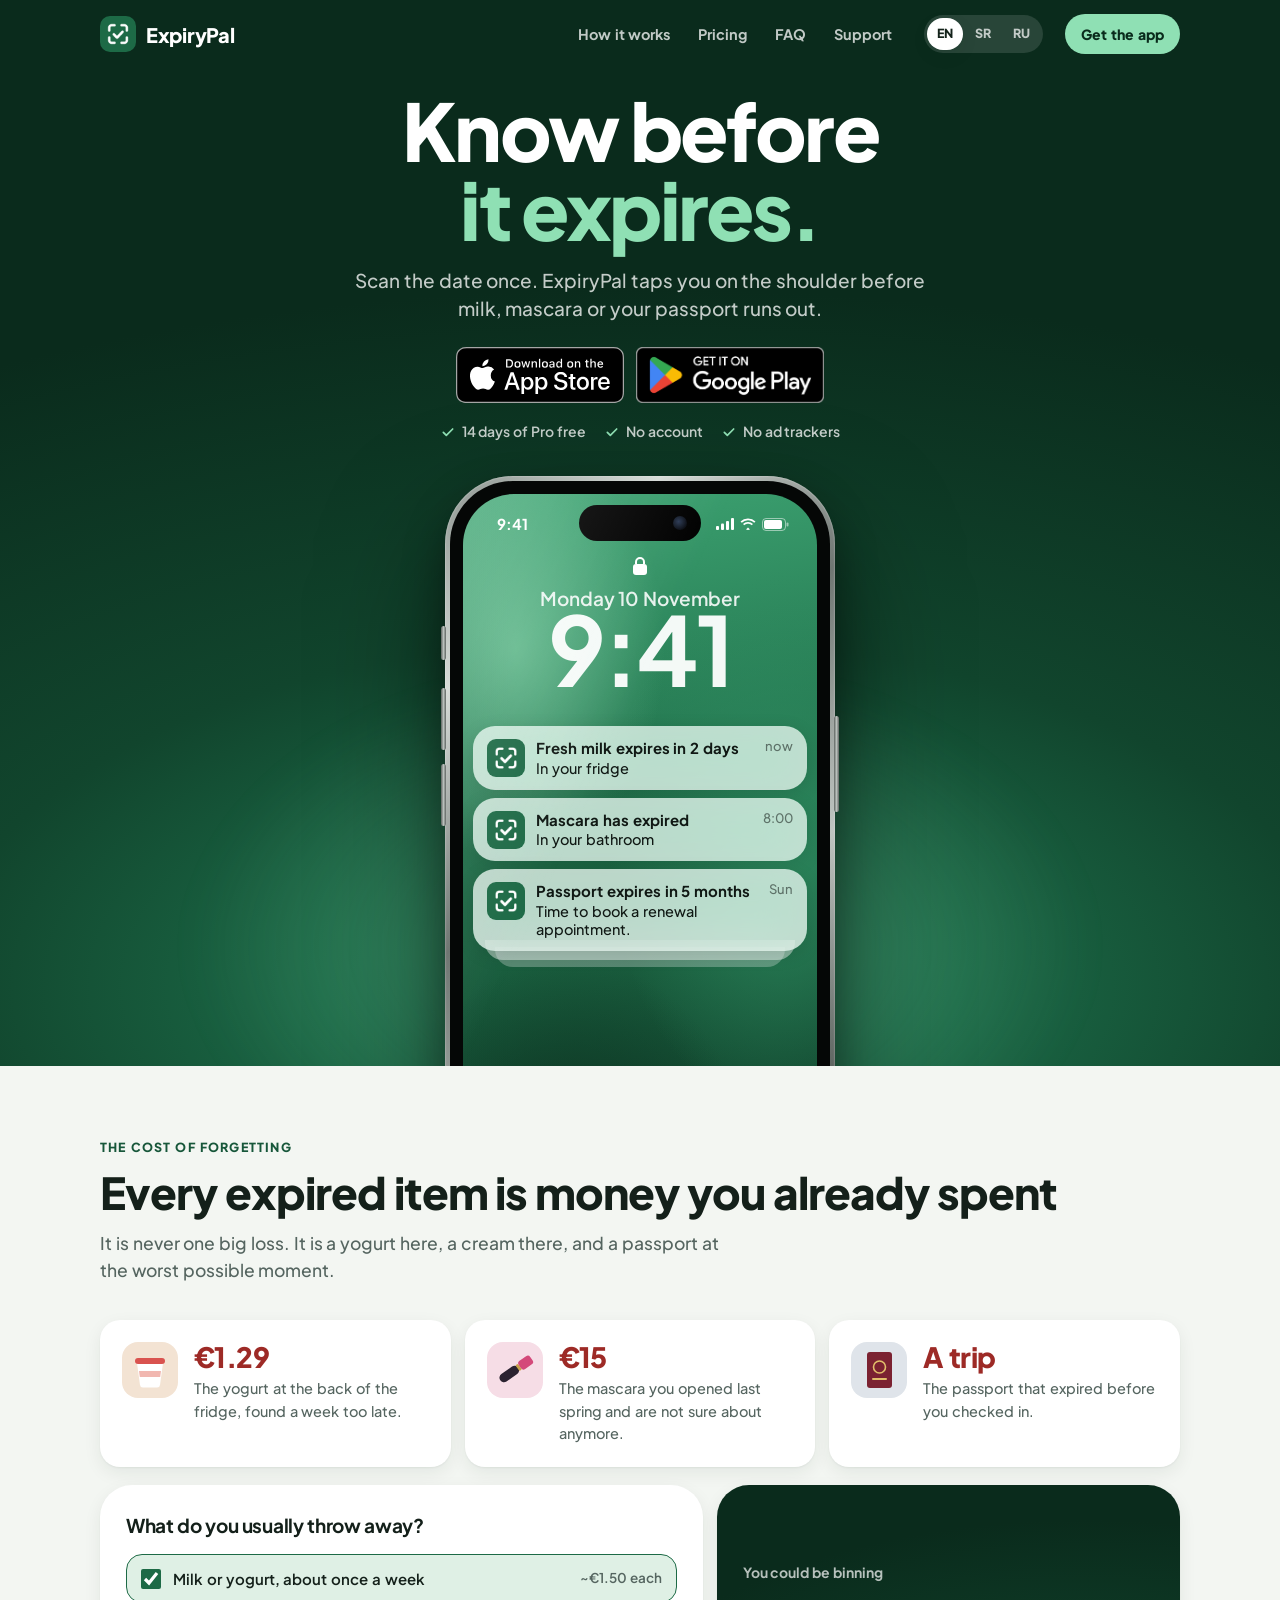
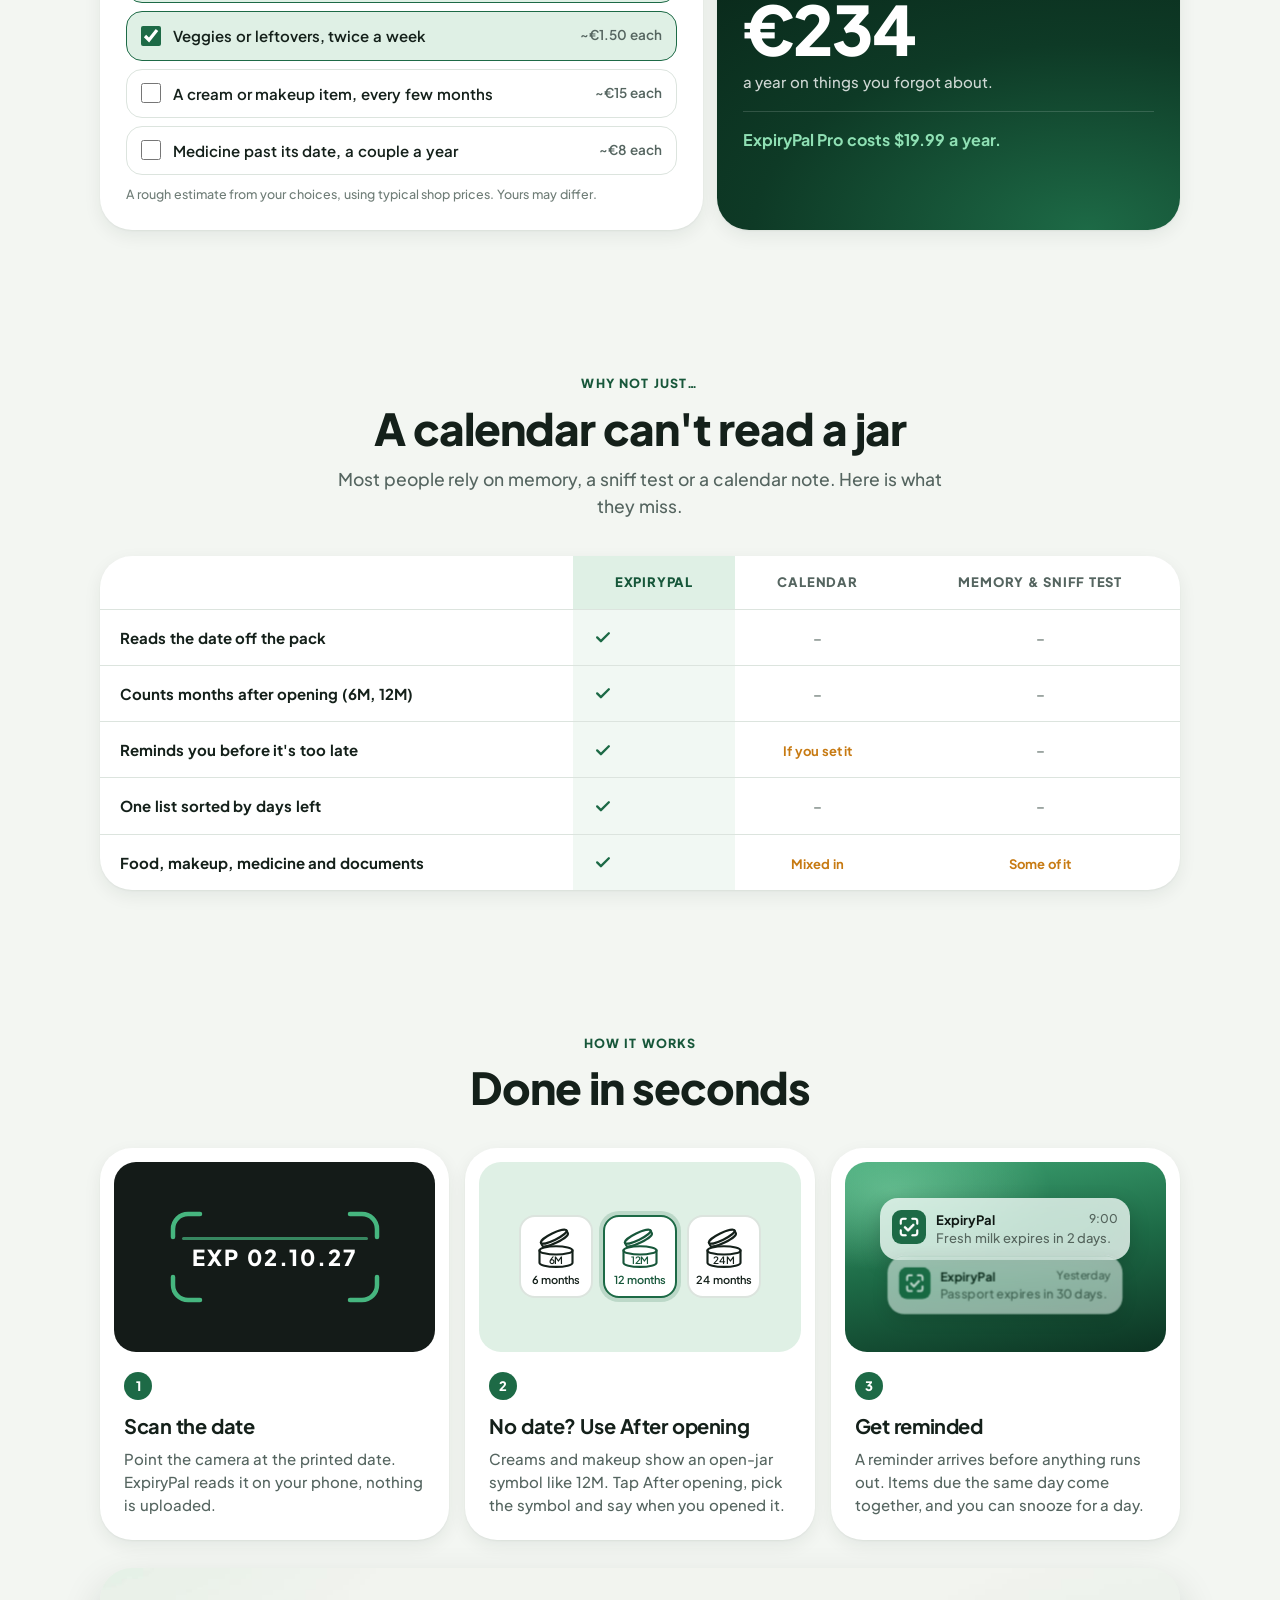
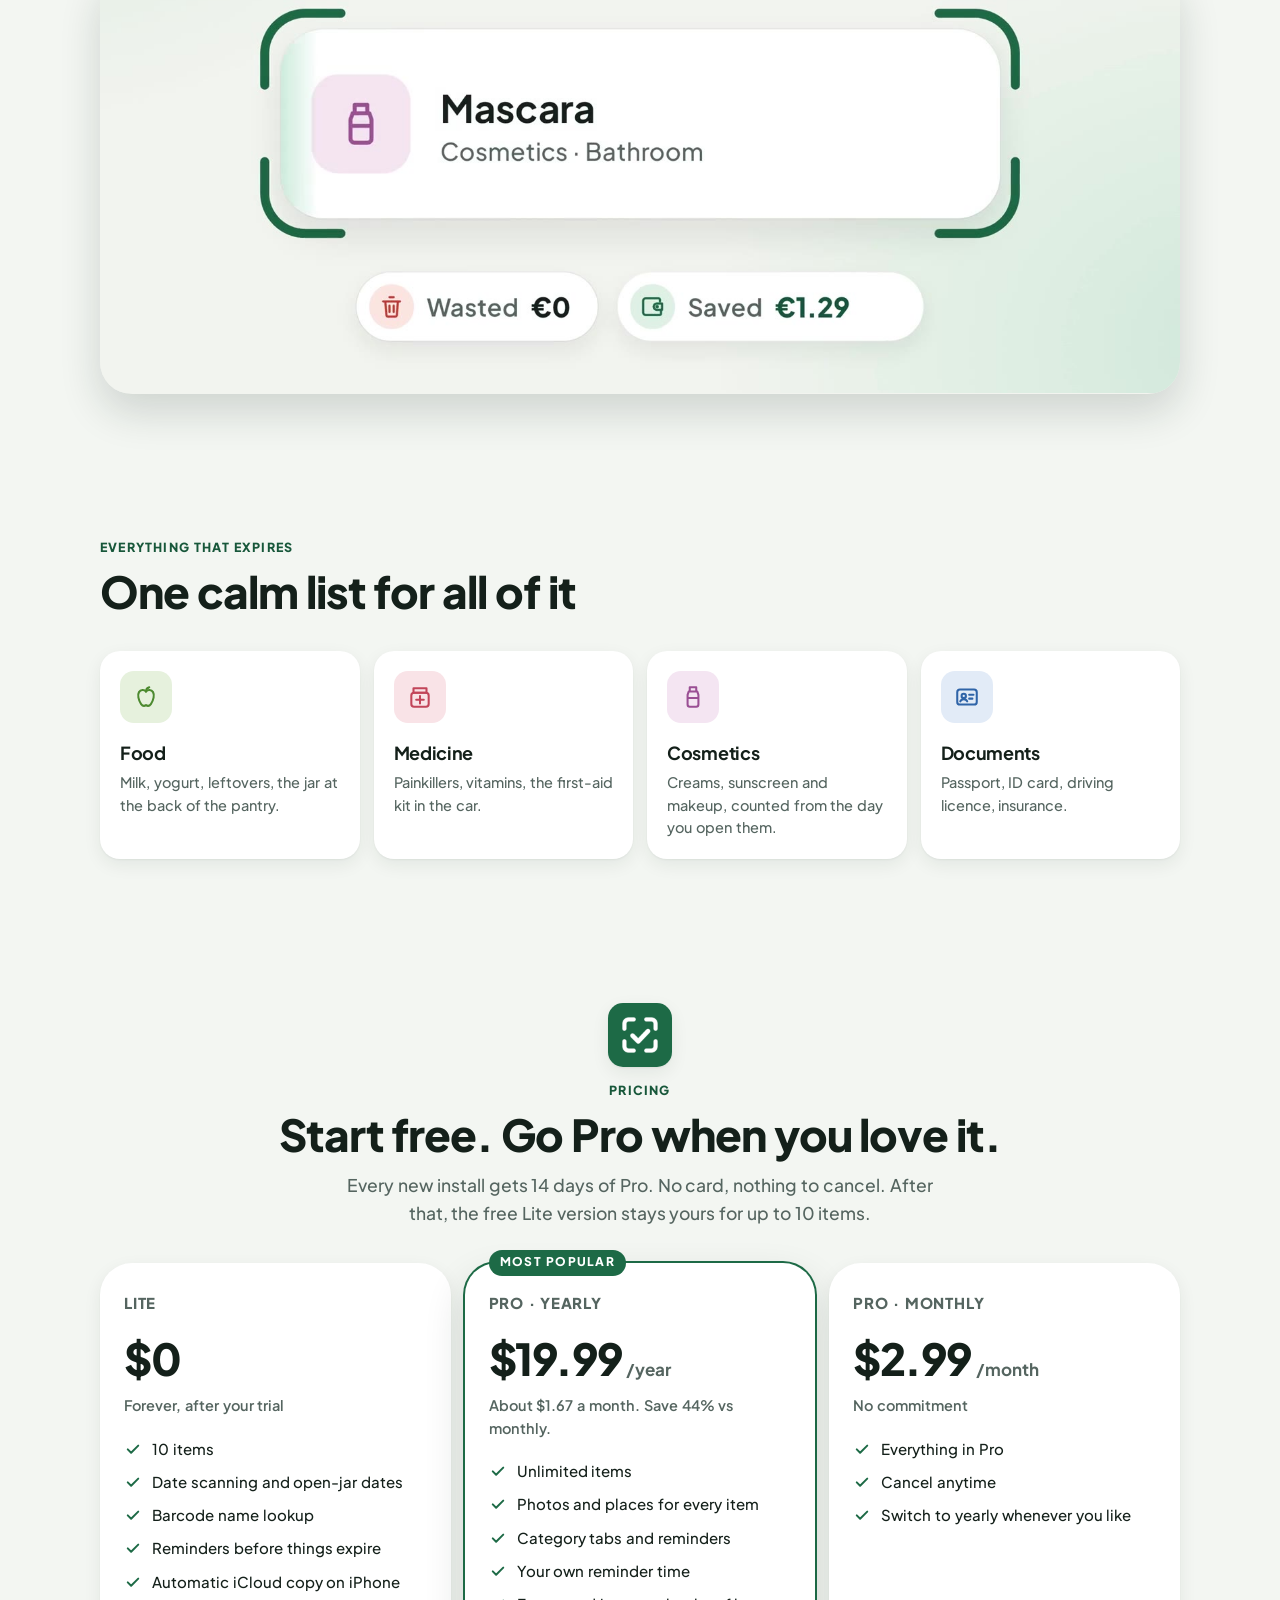
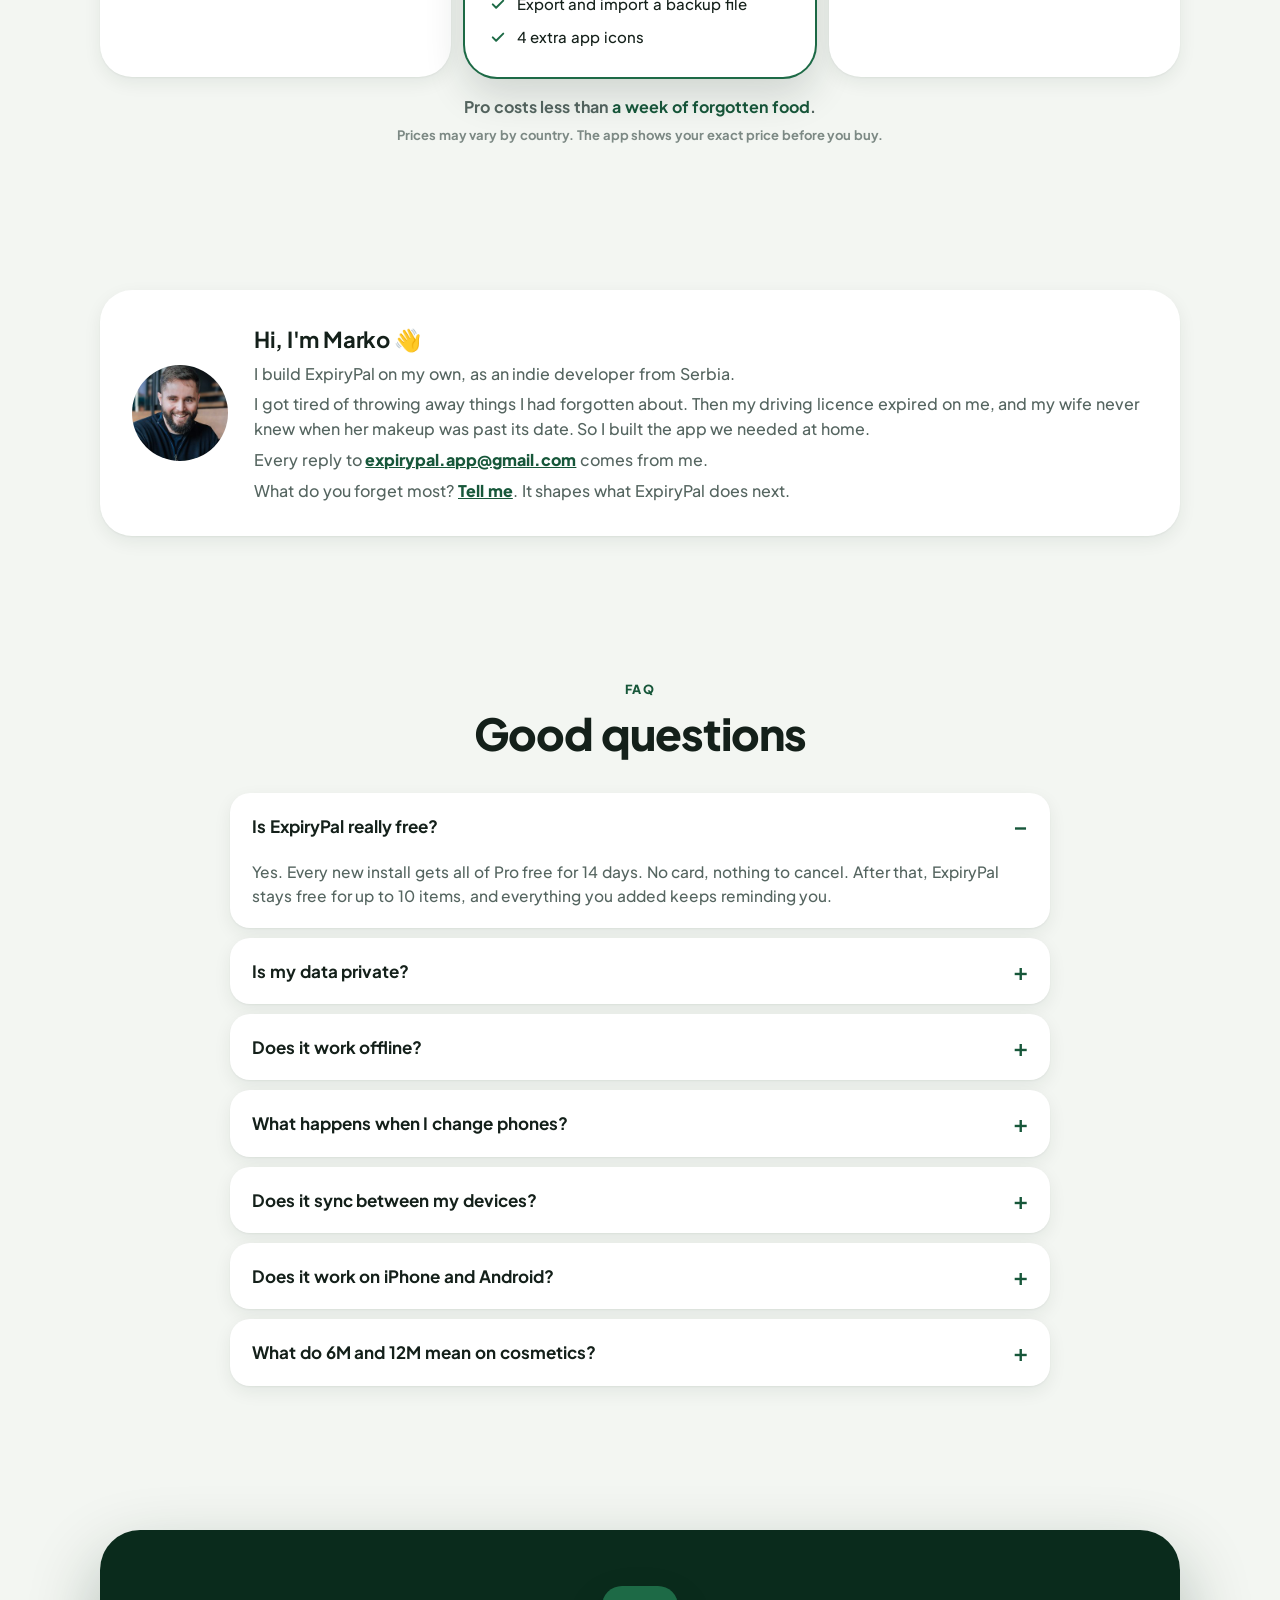
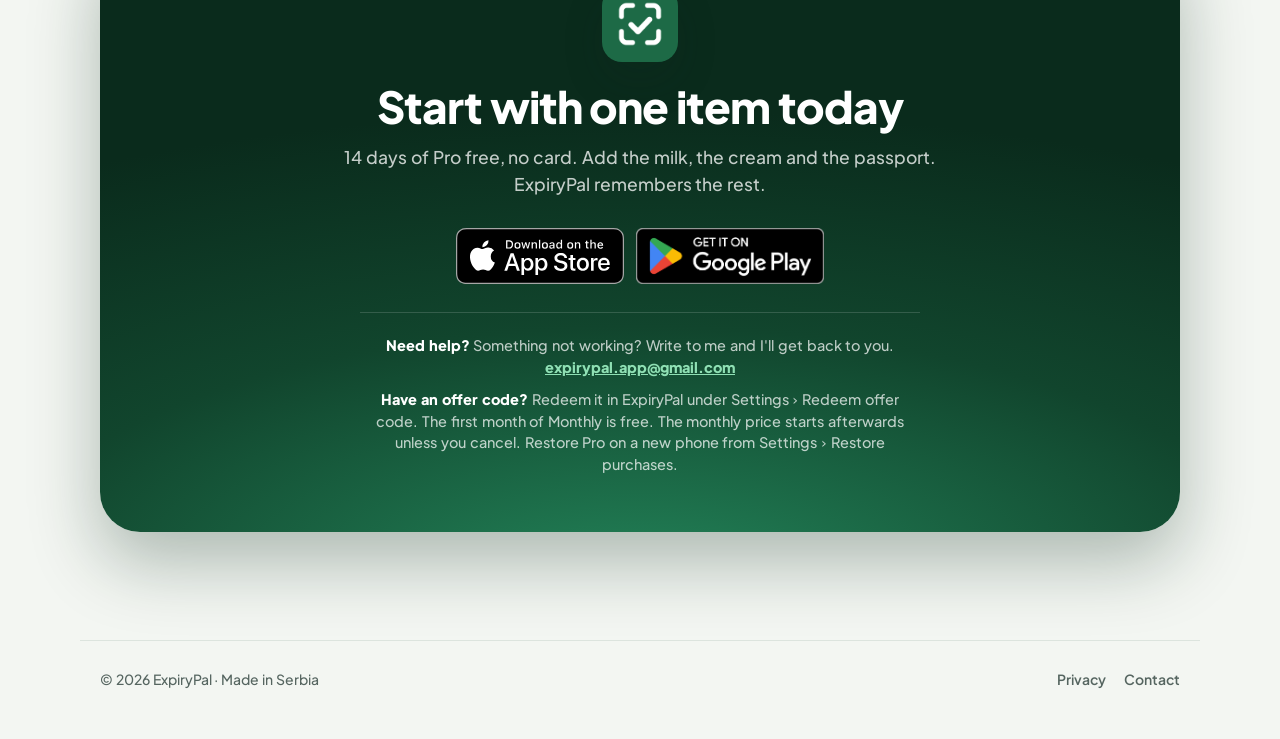
<file: index.html>
<!DOCTYPE html>
<html lang="en">
<head>
  <meta charset="utf-8">
  <meta name="viewport" content="width=device-width, initial-scale=1">
  <title>ExpiryPal – Know before it expires</title>
  <meta name="description" content="Expiry date reminders for food, makeup, medicine and documents. Scan the date, get reminded, stop binning what you paid for. 14 days of Pro free, then free for 10 items.">
  <meta property="og:title" content="ExpiryPal – Know before it expires">
  <meta property="og:description" content="Expiry date reminders for food, makeup, medicine and documents. Scan the date, get reminded, stop binning what you paid for. 14 days of Pro free, then free for 10 items.">
  <meta property="og:image" content="https://expirypal.app/assets/og.png">
  <meta name="theme-color" content="#0a2b1c" media="(prefers-color-scheme: light)">
  <meta name="theme-color" content="#0a2b1c" media="(prefers-color-scheme: dark)">
  <link rel="icon" href="/assets/icon-green.png">
  <link rel="apple-touch-icon" href="/assets/icon-green.png">
  <link rel="preload" href="/assets/fonts/PlusJakartaSans-ExtraBold.woff" as="font" type="font/woff" crossorigin>
  <link rel="alternate" hreflang="en" href="https://expirypal.app/">
  <link rel="alternate" hreflang="sr" href="https://expirypal.app/sr/">
  <link rel="alternate" hreflang="ru" href="https://expirypal.app/ru/">
  <link rel="alternate" hreflang="x-default" href="https://expirypal.app/">
  <link rel="stylesheet" href="/assets/site.css?v=8">
  <!-- Cookieless, privacy-friendly site analytics (Plausible). Separate from the app. -->
  <!-- <script defer data-domain="expirypal.app" src="https://plausible.io/js/script.js"></script> -->
</head>
<body><header class="top onhero"><div class="wrap"><a class="brand" href="/"><img src="/assets/icon-green.png" alt="">ExpiryPal</a><nav class="nav"><a href="#how">How it works</a><a href="#pricing">Pricing</a><a href="#faq">FAQ</a><a href="#get">Support</a></nav><div class="lang" role="navigation" aria-label="Language"><a href="/" class=on hreflang="en" lang="en">EN</a><a href="/sr/" hreflang="sr" lang="sr">SR</a><a href="/ru/" hreflang="ru" lang="ru">RU</a></div><a class="btn sm" href="#get" style="margin-left:10px">Get the app</a></div></header><main><section class="hero lh"><div class="wrap lh-copy"><h1>Know before<br><span>it expires.</span></h1><p class="lead">Scan the date once. ExpiryPal taps you on the shoulder before milk, mascara or your passport runs out.</p><div class="badges"><a class="sbadge" href="https://apps.apple.com/app/id6821722011?pt=129595375&ct=website&mt=8"><img src="/assets/badge-app-store.svg" alt="Download on the App Store" width="168" height="56"></a><a class="sbadge" href="https://play.google.com/store/apps/details?id=com.expirypal.app&referrer=utm_source%3Dwebsite%26utm_medium%3Dsite"><img src="/assets/badge-google-play.png" alt="Get it on Google Play" width="188" height="56"></a></div><div class="assure"><span><svg class="ic " width="16" height="16" viewBox="0 0 24 24" fill="none" stroke="currentColor" stroke-width="2.6" stroke-linecap="round" stroke-linejoin="round" aria-hidden="true"><path d="M5 12.5l4.5 4.5L19 7.5"/></svg>14 days of Pro free</span><span><svg class="ic " width="16" height="16" viewBox="0 0 24 24" fill="none" stroke="currentColor" stroke-width="2.6" stroke-linecap="round" stroke-linejoin="round" aria-hidden="true"><path d="M5 12.5l4.5 4.5L19 7.5"/></svg>No account</span><span><svg class="ic " width="16" height="16" viewBox="0 0 24 24" fill="none" stroke="currentColor" stroke-width="2.6" stroke-linecap="round" stroke-linejoin="round" aria-hidden="true"><path d="M5 12.5l4.5 4.5L19 7.5"/></svg>No ad trackers</span></div></div><div class="lh-stage" aria-hidden="true"><div class="iph"><i class="hb act"></i><i class="hb vu"></i><i class="hb vd"></i><i class="hb pw"></i><div class="bez"><div class="scr"><div class="isl"></div><div class="sb"><span>9:41</span><span class="r"><svg width="18" height="12" viewBox="0 0 18 12" fill="#fff"><rect x="0" y="8" width="3" height="4" rx="1"/><rect x="5" y="5.5" width="3" height="6.5" rx="1"/><rect x="10" y="3" width="3" height="9" rx="1"/><rect x="15" y="0" width="3" height="12" rx="1"/></svg><svg width="16" height="12" viewBox="0 0 16 12" fill="#fff"><path d="M8 2.2c2.4 0 4.6.9 6.2 2.5l1.3-1.3A10.6 10.6 0 0 0 8 .4 10.6 10.6 0 0 0 .5 3.4l1.3 1.3A8.8 8.8 0 0 1 8 2.2zm0 3.6c1.4 0 2.7.5 3.7 1.5l1.3-1.3A7 7 0 0 0 8 4a7 7 0 0 0-5 2l1.3 1.3c1-1 2.3-1.5 3.7-1.5zM8 9.4l-2 2 2 .6 2-.6z"/></svg><svg width="27" height="13" viewBox="0 0 27 13"><rect x=".5" y=".5" width="23" height="12" rx="3.5" fill="none" stroke="rgba(255,255,255,.5)"/><rect x="2" y="2" width="18" height="9" rx="2" fill="#fff"/><rect x="24.5" y="4.5" width="2" height="4" rx="1" fill="rgba(255,255,255,.5)"/></svg></span></div><svg class="lk" width="16" height="20" viewBox="0 0 16 20" fill="#fff"><rect x="1" y="8" width="14" height="11" rx="3"/><path d="M4 8V6a4 4 0 0 1 8 0v2" fill="none" stroke="#fff" stroke-width="2"/></svg><div class="dt">Monday 10 November</div><div class="clk">9:41</div><div class="stack"><div class="nt"><img src="/assets/icon-green.png" alt=""><div class="tx"><div class="h"><span>Fresh milk expires in 2 days</span><span>now</span></div><p>In your fridge</p></div></div><div class="nt"><img src="/assets/icon-green.png" alt=""><div class="tx"><div class="h"><span>Mascara has expired</span><span>8:00</span></div><p>In your bathroom</p></div></div><div class="grp"><div class="nt"><img src="/assets/icon-green.png" alt=""><div class="tx"><div class="h"><span>Passport expires in 5 months</span><span>Sun</span></div><p>Time to book a renewal appointment.</p></div></div><i class="gh"></i><i class="gh g2"></i></div></div><div class="qa l"><svg width="20" height="22" viewBox="0 0 20 24" fill="#fff"><path d="M5 1h10v5l-3 4v12H8V10L5 6z"/></svg></div><div class="qa r"><svg width="24" height="20" viewBox="0 0 24 20" fill="none" stroke="#fff" stroke-width="2"><path d="M3 5h4l2-3h6l2 3h4v13H3z"/><circle cx="12" cy="11" r="4"/></svg></div><div class="hm"></div></div></div></div></div></section><section id="cost"><div class="wrap"><div class="head"><div class="kicker">The cost of forgetting</div><h2>Every expired item is money you already spent</h2><p class="sub">It is never one big loss. It is a yogurt here, a cream there, and a passport at the worst possible moment.</p></div><div class="costs"><div class="cost"><div class="thumb"><svg viewBox="0 0 56 56" width="100%" height="100%" preserveAspectRatio="xMidYMid slice"><rect width="56" height="56" fill="#f3e3d3"/><path d="M15 21h26l-3 22a3 3 0 0 1-3 2.6H21A3 3 0 0 1 18 43z" fill="#fff"/><rect x="13" y="16" width="30" height="6" rx="3" fill="#d9534f"/><path d="M17 29h22l-.8 6H17.8z" fill="#f1b7b0"/></svg></div><div><div class="amt">€1.29</div><p>The yogurt at the back of the fridge, found a week too late.</p></div></div><div class="cost"><div class="thumb"><svg viewBox="0 0 56 56" width="100%" height="100%"><rect width="56" height="56" fill="#f6dde6"/><g transform="rotate(-35 28 28)"><rect x="10" y="23.5" width="22" height="9" rx="4.5" fill="#2b2230"/><rect x="31" y="24.5" width="3" height="7" rx="1" fill="#c9a24a"/><rect x="34" y="23" width="14" height="10" rx="3" fill="#d4497a"/></g></svg></div><div><div class="amt">€15</div><p>The mascara you opened last spring and are not sure about anymore.</p></div></div><div class="cost"><div class="thumb"><svg viewBox="0 0 56 56" width="100%" height="100%" preserveAspectRatio="xMidYMid slice"><rect width="56" height="56" fill="#dfe4ea"/><rect x="16" y="10" width="25" height="36" rx="3" fill="#7b2231"/><circle cx="28.5" cy="25" r="6" fill="none" stroke="#e2bf6a" stroke-width="1.6"/><rect x="21" y="36" width="15" height="2" rx="1" fill="#e2bf6a"/></svg></div><div><div class="amt">A trip</div><p>The passport that expired before you checked in.</p></div></div></div><div class="calc"><div class="box"><h3>What do you usually throw away?</h3><label class="opt"><input type="checkbox" data-y="78" checked>Milk or yogurt, about once a week<span class="p">~€1.50 each</span></label><label class="opt"><input type="checkbox" data-y="156" checked>Veggies or leftovers, twice a week<span class="p">~€1.50 each</span></label><label class="opt"><input type="checkbox" data-y="45">A cream or makeup item, every few months<span class="p">~€15 each</span></label><label class="opt"><input type="checkbox" data-y="16">Medicine past its date, a couple a year<span class="p">~€8 each</span></label><p class="fine">A rough estimate from your choices, using typical shop prices. Yours may differ.</p></div><div class="box result"><div class="k">You could be binning</div><div class="big" id="total">€234</div><p>a year on things you forgot about.</p><div class="vs">ExpiryPal Pro costs $19.99 a year.</div></div></div></div></section><section id="why"><div class="wrap"><div class="head center"><div class="kicker">Why not just…</div><h2>A calendar can't read a jar</h2><p class="sub">Most people rely on memory, a sniff test or a calendar note. Here is what they miss.</p></div><div class="compare"><table><tr><th></th><th class="me">ExpiryPal</th><th>Calendar</th><th>Memory<span class="hide-m"> &amp; sniff test</span></th></tr><tr><td>Reads the date off the pack</td><td class="me"><span class="y"><svg class="ic " width="20" height="20" viewBox="0 0 24 24" fill="none" stroke="currentColor" stroke-width="2.8" stroke-linecap="round" stroke-linejoin="round" aria-hidden="true"><path d="M5 12.5l4.5 4.5L19 7.5"/></svg></span></td><td><span class="n">–</span></td><td><span class="n">–</span></td></tr><tr><td>Counts months after opening (6M, 12M)</td><td class="me"><span class="y"><svg class="ic " width="20" height="20" viewBox="0 0 24 24" fill="none" stroke="currentColor" stroke-width="2.8" stroke-linecap="round" stroke-linejoin="round" aria-hidden="true"><path d="M5 12.5l4.5 4.5L19 7.5"/></svg></span></td><td><span class="n">–</span></td><td><span class="n">–</span></td></tr><tr><td>Reminds you before it's too late</td><td class="me"><span class="y"><svg class="ic " width="20" height="20" viewBox="0 0 24 24" fill="none" stroke="currentColor" stroke-width="2.8" stroke-linecap="round" stroke-linejoin="round" aria-hidden="true"><path d="M5 12.5l4.5 4.5L19 7.5"/></svg></span></td><td><span class="half">If you set it</span></td><td><span class="n">–</span></td></tr><tr><td>One list sorted by days left</td><td class="me"><span class="y"><svg class="ic " width="20" height="20" viewBox="0 0 24 24" fill="none" stroke="currentColor" stroke-width="2.8" stroke-linecap="round" stroke-linejoin="round" aria-hidden="true"><path d="M5 12.5l4.5 4.5L19 7.5"/></svg></span></td><td><span class="n">–</span></td><td><span class="n">–</span></td></tr><tr><td>Food, makeup, medicine and documents</td><td class="me"><span class="y"><svg class="ic " width="20" height="20" viewBox="0 0 24 24" fill="none" stroke="currentColor" stroke-width="2.8" stroke-linecap="round" stroke-linejoin="round" aria-hidden="true"><path d="M5 12.5l4.5 4.5L19 7.5"/></svg></span></td><td><span class="half">Mixed in</span></td><td><span class="half">Some of it</span></td></tr></table></div></div></section><section id="how"><div class="wrap"><div class="head center"><div class="kicker">How it works</div><h2>Done in seconds</h2></div><div class="steps"><div class="step"><div class="art cam"><div class="vf"><svg width="210" height="92" viewBox="0 0 210 92" fill="none" stroke="#46b67f" stroke-width="4.5" stroke-linecap="round"><path d="M3 26V18A15 15 0 0 1 18 3h12M180 3h12a15 15 0 0 1 15 15v8M207 66v8a15 15 0 0 1-15 15h-12M30 89H18A15 15 0 0 1 3 74v-8"/></svg><span class="hl"></span>EXP 02.10.27</div></div><span class="n">1</span><h3>Scan the date</h3><p>Point the camera at the printed date. ExpiryPal reads it on your phone, nothing is uploaded.</p></div><div class="step"><div class="art jar"><div class="jars"><div class="jt"><svg width="44" height="44" viewBox="0 0 48 48" fill="none" stroke="currentColor" stroke-width="2.33" stroke-linejoin="round" stroke-linecap="round"><ellipse cx="24" cy="25.5" rx="18" ry="4.5"/><path d="M6 25.5V39A18 4.5 0 0 0 42 39V25.5"/><g transform="rotate(-26 21.5 10.5)"><ellipse cx="21.5" cy="10.5" rx="15.5" ry="3.8"/><path d="M6 10.5v3.4A15.5 3.8 0 0 0 37 13.9v-3.4"/></g><text x="24" y="40" text-anchor="middle" fill="currentColor" stroke="none" style="font:800 12px var(--font-sans);letter-spacing:-.2px">6M</text></svg>6 months</div><div class="jt on"><svg width="44" height="44" viewBox="0 0 48 48" fill="none" stroke="currentColor" stroke-width="2.33" stroke-linejoin="round" stroke-linecap="round"><ellipse cx="24" cy="25.5" rx="18" ry="4.5"/><path d="M6 25.5V39A18 4.5 0 0 0 42 39V25.5"/><g transform="rotate(-26 21.5 10.5)"><ellipse cx="21.5" cy="10.5" rx="15.5" ry="3.8"/><path d="M6 10.5v3.4A15.5 3.8 0 0 0 37 13.9v-3.4"/></g><text x="24" y="40" text-anchor="middle" fill="currentColor" stroke="none" style="font:800 10.4px var(--font-sans);letter-spacing:-.2px">12M</text></svg>12 months</div><div class="jt"><svg width="44" height="44" viewBox="0 0 48 48" fill="none" stroke="currentColor" stroke-width="2.33" stroke-linejoin="round" stroke-linecap="round"><ellipse cx="24" cy="25.5" rx="18" ry="4.5"/><path d="M6 25.5V39A18 4.5 0 0 0 42 39V25.5"/><g transform="rotate(-26 21.5 10.5)"><ellipse cx="21.5" cy="10.5" rx="15.5" ry="3.8"/><path d="M6 10.5v3.4A15.5 3.8 0 0 0 37 13.9v-3.4"/></g><text x="24" y="40" text-anchor="middle" fill="currentColor" stroke="none" style="font:800 10.4px var(--font-sans);letter-spacing:-.2px">24M</text></svg>24 months</div></div></div><span class="n">2</span><h3>No date? Use After opening</h3><p>Creams and makeup show an open-jar symbol like 12M. Tap After opening, pick the symbol and say when you opened it.</p></div><div class="step"><div class="art bell"><div><div class="note"><img src="/assets/icon-green.png" alt=""><div style="flex:1"><b>ExpiryPal<i>9:00</i></b><span>Fresh milk expires in 2 days.</span></div></div><div class="note"><img src="/assets/icon-green.png" alt=""><div style="flex:1"><b>ExpiryPal<i>Yesterday</i></b><span>Passport expires in 30 days.</span></div></div></div></div><span class="n">3</span><h3>Get reminded</h3><p>A reminder arrives before anything runs out. Items due the same day come together, and you can snooze for a day.</p></div></div><div style="margin-top:28px"><div class="video"><video src="/assets/expirypal-scan.mp4" autoplay muted loop playsinline preload="metadata" poster="/assets/expirypal-scan-poster.jpg"></video></div></div></div></section><section id="everything"><div class="wrap"><div class="head"><div class="kicker">Everything that expires</div><h2>One calm list for all of it</h2></div><div class="cats"><div class="cat"><div class="thumb food"><svg class="ic " width="26" height="26" viewBox="0 0 24 24" fill="none" stroke="currentColor" stroke-width="1.9" stroke-linecap="round" stroke-linejoin="round" aria-hidden="true"><path d="M12 7c-1.5-2-5-2-6.5.5S5 15 7.5 18.5c1.3 1.8 3 2 4.5 1 1.5 1 3.2.8 4.5-1C19 15 20 10 18.5 7.5S13.5 5 12 7z"/><path d="M12 7c0-2 1-3.5 3-4"/></svg></div><h3>Food</h3><p>Milk, yogurt, leftovers, the jar at the back of the pantry.</p></div><div class="cat"><div class="thumb medicine"><svg class="ic " width="26" height="26" viewBox="0 0 24 24" fill="none" stroke="currentColor" stroke-width="1.9" stroke-linecap="round" stroke-linejoin="round" aria-hidden="true"><rect x="4" y="8" width="16" height="13" rx="2.5"/><path d="M6 4h12v4H6zM12 11v7M8.5 14.5h7"/></svg></div><h3>Medicine</h3><p>Painkillers, vitamins, the first-aid kit in the car.</p></div><div class="cat"><div class="thumb cosmetics"><svg class="ic " width="26" height="26" viewBox="0 0 24 24" fill="none" stroke="currentColor" stroke-width="1.9" stroke-linecap="round" stroke-linejoin="round" aria-hidden="true"><path d="M9 3h6v4H9zM8 7h8l1 3v9a2 2 0 0 1-2 2H9a2 2 0 0 1-2-2v-9z"/><path d="M7.5 13h9"/></svg></div><h3>Cosmetics</h3><p>Creams, sunscreen and makeup, counted from the day you open them.</p></div><div class="cat"><div class="thumb documents"><svg class="ic " width="26" height="26" viewBox="0 0 24 24" fill="none" stroke="currentColor" stroke-width="1.9" stroke-linecap="round" stroke-linejoin="round" aria-hidden="true"><rect x="3" y="5" width="18" height="14" rx="2.5"/><circle cx="9" cy="11" r="2"/><path d="M5.8 16c.6-1.4 1.8-2 3.2-2s2.6.6 3.2 2M14 10h4M14 13.5h3"/></svg></div><h3>Documents</h3><p>Passport, ID card, driving licence, insurance.</p></div></div></div></section><section id="pricing"><div class="wrap"><div class="head center"><img class="pmark" src="/assets/icon-green.png" alt="" width="64" height="64"><div class="kicker">Pricing</div><h2>Start free. Go Pro when you love it.</h2><p class="sub">Every new install gets 14 days of Pro. No card, nothing to cancel. After that, the free Lite version stays yours for up to 10 items.</p></div><div class="plans"><div class="plan"><div class="nm">Lite</div><div class="price">$0</div><div class="per">Forever, after your trial</div><ul><li><svg class="ic " width="18" height="18" viewBox="0 0 24 24" fill="none" stroke="currentColor" stroke-width="2.6" stroke-linecap="round" stroke-linejoin="round" aria-hidden="true"><path d="M5 12.5l4.5 4.5L19 7.5"/></svg>10 items</li><li><svg class="ic " width="18" height="18" viewBox="0 0 24 24" fill="none" stroke="currentColor" stroke-width="2.6" stroke-linecap="round" stroke-linejoin="round" aria-hidden="true"><path d="M5 12.5l4.5 4.5L19 7.5"/></svg>Date scanning and open-jar dates</li><li><svg class="ic " width="18" height="18" viewBox="0 0 24 24" fill="none" stroke="currentColor" stroke-width="2.6" stroke-linecap="round" stroke-linejoin="round" aria-hidden="true"><path d="M5 12.5l4.5 4.5L19 7.5"/></svg>Barcode name lookup</li><li><svg class="ic " width="18" height="18" viewBox="0 0 24 24" fill="none" stroke="currentColor" stroke-width="2.6" stroke-linecap="round" stroke-linejoin="round" aria-hidden="true"><path d="M5 12.5l4.5 4.5L19 7.5"/></svg>Reminders before things expire</li><li><svg class="ic " width="18" height="18" viewBox="0 0 24 24" fill="none" stroke="currentColor" stroke-width="2.6" stroke-linecap="round" stroke-linejoin="round" aria-hidden="true"><path d="M5 12.5l4.5 4.5L19 7.5"/></svg>Automatic iCloud copy on iPhone</li></ul></div><div class="plan best"><span class="tag gold-pill">MOST POPULAR</span><div class="nm">Pro · Yearly</div><div class="price">$19.99<small> /year</small></div><div class="per">About $1.67 a month. Save 44% vs monthly.</div><ul><li><svg class="ic " width="18" height="18" viewBox="0 0 24 24" fill="none" stroke="currentColor" stroke-width="2.6" stroke-linecap="round" stroke-linejoin="round" aria-hidden="true"><path d="M5 12.5l4.5 4.5L19 7.5"/></svg>Unlimited items</li><li><svg class="ic " width="18" height="18" viewBox="0 0 24 24" fill="none" stroke="currentColor" stroke-width="2.6" stroke-linecap="round" stroke-linejoin="round" aria-hidden="true"><path d="M5 12.5l4.5 4.5L19 7.5"/></svg>Photos and places for every item</li><li><svg class="ic " width="18" height="18" viewBox="0 0 24 24" fill="none" stroke="currentColor" stroke-width="2.6" stroke-linecap="round" stroke-linejoin="round" aria-hidden="true"><path d="M5 12.5l4.5 4.5L19 7.5"/></svg>Category tabs and reminders</li><li><svg class="ic " width="18" height="18" viewBox="0 0 24 24" fill="none" stroke="currentColor" stroke-width="2.6" stroke-linecap="round" stroke-linejoin="round" aria-hidden="true"><path d="M5 12.5l4.5 4.5L19 7.5"/></svg>Your own reminder time</li><li><svg class="ic " width="18" height="18" viewBox="0 0 24 24" fill="none" stroke="currentColor" stroke-width="2.6" stroke-linecap="round" stroke-linejoin="round" aria-hidden="true"><path d="M5 12.5l4.5 4.5L19 7.5"/></svg>Export and import a backup file</li><li><svg class="ic " width="18" height="18" viewBox="0 0 24 24" fill="none" stroke="currentColor" stroke-width="2.6" stroke-linecap="round" stroke-linejoin="round" aria-hidden="true"><path d="M5 12.5l4.5 4.5L19 7.5"/></svg>4 extra app icons</li></ul></div><div class="plan"><div class="nm">Pro · Monthly</div><div class="price">$2.99<small> /month</small></div><div class="per">No commitment</div><ul><li><svg class="ic " width="18" height="18" viewBox="0 0 24 24" fill="none" stroke="currentColor" stroke-width="2.6" stroke-linecap="round" stroke-linejoin="round" aria-hidden="true"><path d="M5 12.5l4.5 4.5L19 7.5"/></svg>Everything in Pro</li><li><svg class="ic " width="18" height="18" viewBox="0 0 24 24" fill="none" stroke="currentColor" stroke-width="2.6" stroke-linecap="round" stroke-linejoin="round" aria-hidden="true"><path d="M5 12.5l4.5 4.5L19 7.5"/></svg>Cancel anytime</li><li><svg class="ic " width="18" height="18" viewBox="0 0 24 24" fill="none" stroke="currentColor" stroke-width="2.6" stroke-linecap="round" stroke-linejoin="round" aria-hidden="true"><path d="M5 12.5l4.5 4.5L19 7.5"/></svg>Switch to yearly whenever you like</li></ul></div></div><p class="value">Pro costs less than <b>a week of forgotten food</b>.</p><p class="value" style="font-size:13px;opacity:.75;margin-top:6px">Prices may vary by country. The app shows your exact price before you buy.</p></div></section><section id="maker"><div class="wrap"><div class="maker"><img class="avatar" src="/assets/marko.jpg" alt="Marko Krstanović, the maker of ExpiryPal" width="96" height="96" loading="lazy"><div><h3>Hi, I'm Marko 👋</h3><p>I build ExpiryPal on my own, as an indie developer from Serbia.</p><p>I got tired of throwing away things I had forgotten about. Then my driving licence expired on me, and my wife never knew when her makeup was past its date. So I built the app we needed at home.</p><p>Every reply to <a href="mailto:expirypal.app@gmail.com">expirypal.app@gmail.com</a> comes from me.</p><p>What do you forget most? <a href="mailto:expirypal.app@gmail.com?subject=What%20I%20forget%20most">Tell me</a>. It shapes what ExpiryPal does next.</p></div></div></div></section><section id="faq"><div class="wrap"><div class="head center"><div class="kicker">FAQ</div><h2>Good questions</h2></div><div class="faq" style="max-width:820px;margin:0 auto"><details open><summary>Is ExpiryPal really free?</summary><p>Yes. Every new install gets all of Pro free for 14 days. No card, nothing to cancel. After that, ExpiryPal stays free for up to 10 items, and everything you added keeps reminding you.</p></details><details><summary>Is my data private?</summary><p>Yes. There is no account, dates are read on the device, and we never see your items or photos. The app has no ad or analytics trackers. To run subscriptions it shares an anonymous ID and a few app details with RevenueCat, and a barcode you scan is looked up in public product databases. Read the <a href="/privacy.html" hreflang="en">privacy policy</a>.</p></details><details><summary>Does it work offline?</summary><p>Yes. Dates are read on your phone and reminders are scheduled on your phone, so neither needs the internet. Only looking up a product name from its barcode needs a connection.</p></details><details><summary>What happens when I change phones?</summary><p>On iPhone, ExpiryPal keeps a copy of your list (without photos) in your own iCloud and offers to restore it the first time you open the app on a new iPhone. On any phone, Pro can also export your items to a file. Restore Pro itself from Settings › Restore purchases.</p></details><details><summary>Does it sync between my devices?</summary><p>Not live. There is no account, so each phone keeps its own list. On iPhone, the iCloud copy is used to bring your list back on a new phone, not to sync two phones at once.</p></details><details><summary>Does it work on iPhone and Android?</summary><p>Yes, ExpiryPal is on the App Store and Google Play.</p></details><details><summary>What do 6M and 12M mean on cosmetics?</summary><p>It is the period-after-opening symbol: a small open jar with a number of months. 12M means use it within 12 months of opening. Pick the symbol in ExpiryPal, say when you opened it, and it works out the date.</p></details></div></div></section><section id="get"><div class="wrap"><div class="cta"><img class="logo" src="/assets/icon-green.png" alt=""><h2>Start with one item today</h2><p class="sub" style="margin:0 auto">14 days of Pro free, no card. Add the milk, the cream and the passport. ExpiryPal remembers the rest.</p><div class="badges"><a class="sbadge" href="https://apps.apple.com/app/id6821722011?pt=129595375&ct=website&mt=8"><img src="/assets/badge-app-store.svg" alt="Download on the App Store" width="168" height="56"></a><a class="sbadge" href="https://play.google.com/store/apps/details?id=com.expirypal.app&referrer=utm_source%3Dwebsite%26utm_medium%3Dsite"><img src="/assets/badge-google-play.png" alt="Get it on Google Play" width="188" height="56"></a></div><div class="cta-more"><p><b>Need help?</b> Something not working? Write to me and I'll get back to you. <a href="mailto:expirypal.app@gmail.com">expirypal.app@gmail.com</a></p><p><b>Have an offer code?</b> Redeem it in ExpiryPal under Settings › Redeem offer code. The first month of Monthly is free. The monthly price starts afterwards unless you cancel. Restore Pro on a new phone from Settings › Restore purchases.</p></div></div></div></section></main><footer><div class="wrap"><span>© 2026 ExpiryPal · Made in Serbia</span><div class="links"><a href="/privacy.html">Privacy</a><a href="mailto:expirypal.app@gmail.com">Contact</a></div></div></footer><script>(function(){var t=document.querySelector(".top");if(!t)return;var h=document.querySelector(".hero.lh");function f(){t.classList.toggle("scrolled",window.scrollY>4);t.classList.toggle("onhero",!!h&&window.scrollY<h.offsetHeight-40)}f();window.addEventListener("scroll",f,{passive:true})})();</script><script>(function(){var b=document.querySelectorAll('.calc input'),t=document.getElementById('total');function u(){var s=0;b.forEach(function(i){if(i.checked)s+=+i.dataset.y});t.textContent='€'+s}b.forEach(function(i){i.addEventListener('change',u)});u()})();</script></body>
</html>
</file>
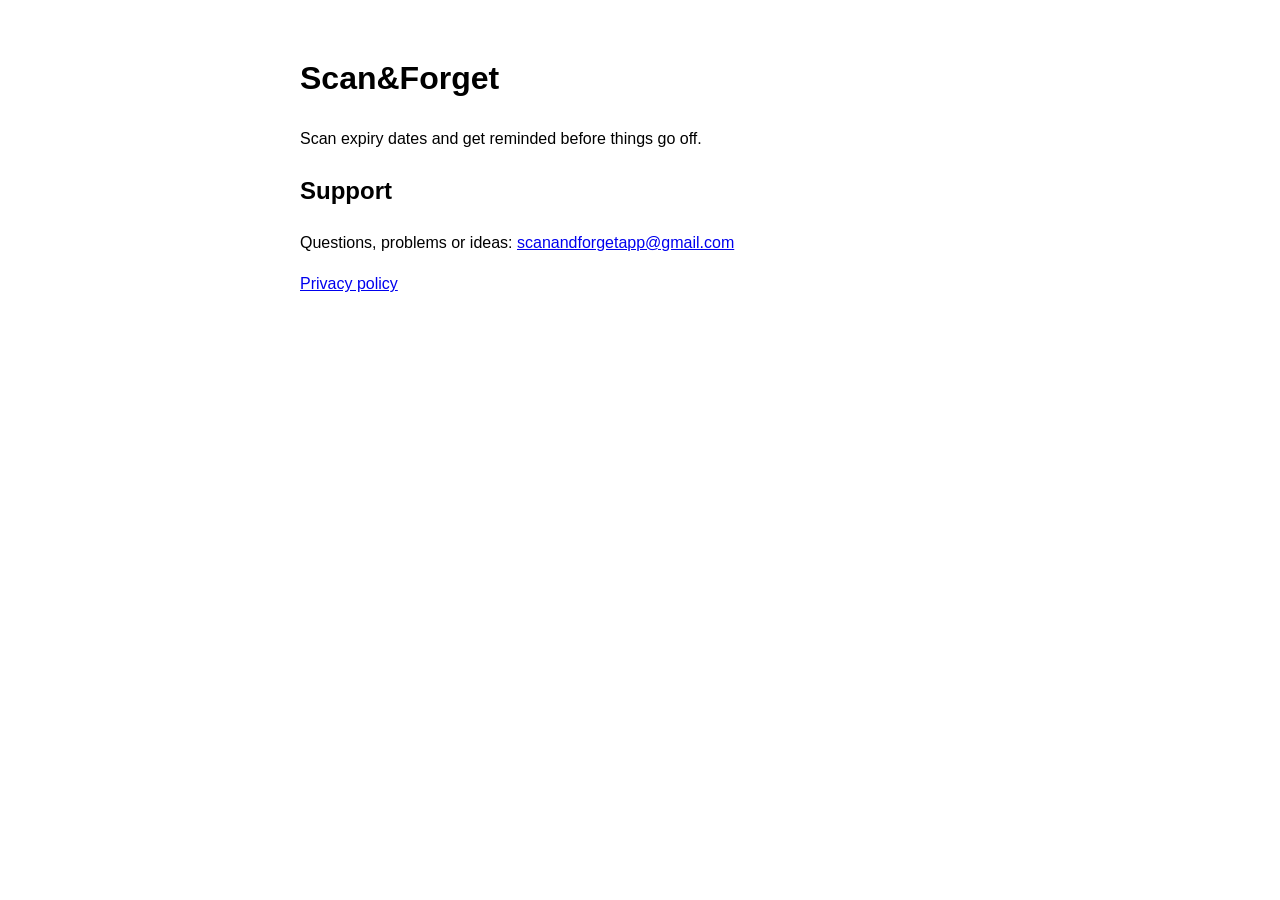
<file: docs/index.html>
<!DOCTYPE html>
<html lang="en">
<head>
  <meta charset="utf-8">
  <meta name="viewport" content="width=device-width, initial-scale=1">
  <title>Scan&amp;Forget</title>
  <style>
    :root { color-scheme: light dark; }
    body {
      font-family: -apple-system, BlinkMacSystemFont, "Segoe UI", Roboto, sans-serif;
      max-width: 680px;
      margin: 0 auto;
      padding: 32px 20px 64px;
      line-height: 1.6;
    }
  </style>
</head>
<body>
  <h1>Scan&amp;Forget</h1>
  <p>Scan expiry dates and get reminded before things go off.</p>
  <h2>Support</h2>
  <p>Questions, problems or ideas: <a href="mailto:scanandforgetapp@gmail.com">scanandforgetapp@gmail.com</a></p>
  <p><a href="privacy.html">Privacy policy</a></p>
</body>
</html>
</file>
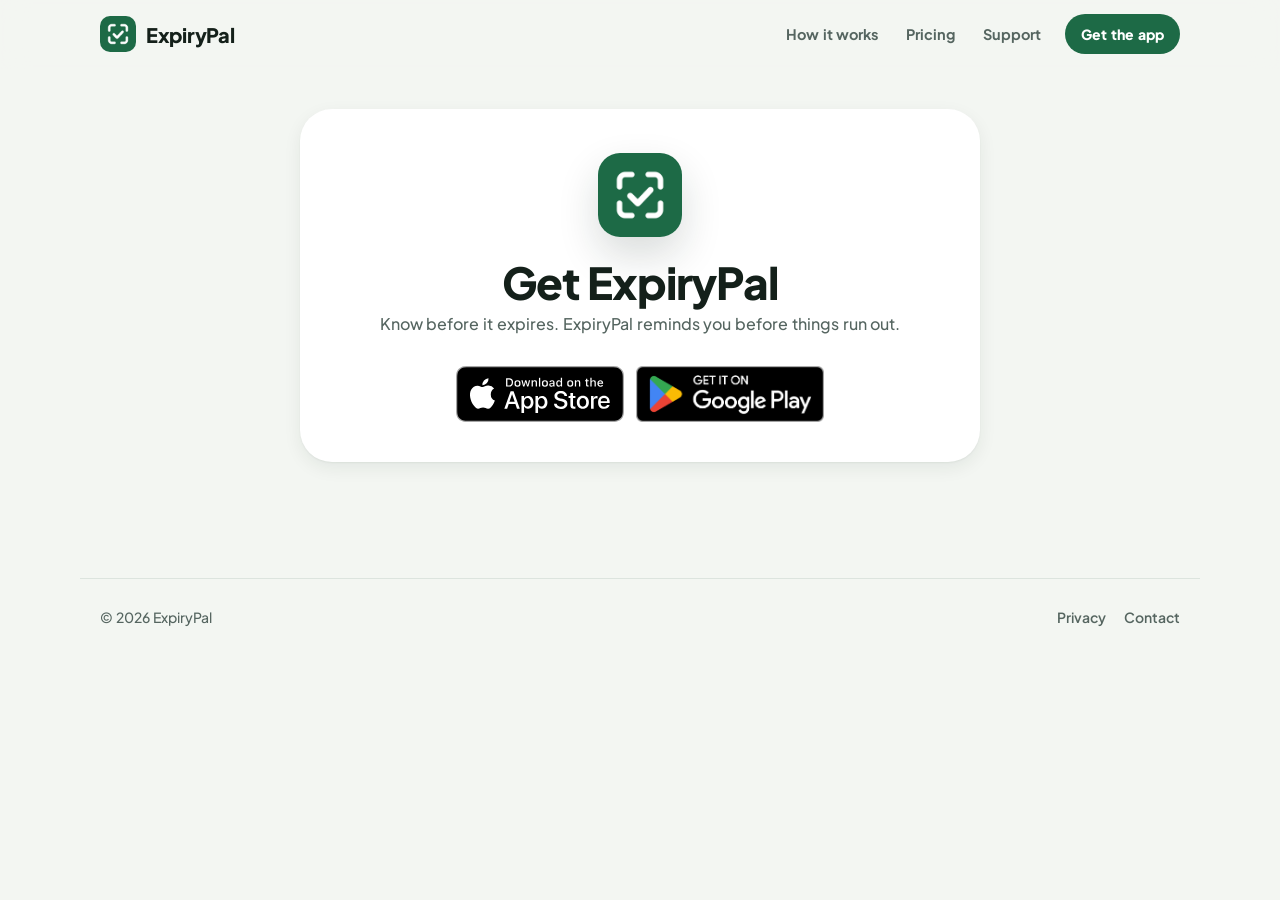
<file: go/index.html>
<!DOCTYPE html>
<html lang="en">
<head>
  <meta charset="utf-8">
  <meta name="viewport" content="width=device-width, initial-scale=1">
  <title>Get ExpiryPal</title>
  <meta name="description" content="Scan expiry dates and get reminded before things go off.">
  <meta property="og:title" content="Get ExpiryPal">
  <meta property="og:description" content="Scan expiry dates and get reminded before things go off.">
  <meta property="og:image" content="https://expirypal.app/assets/og.png">
  <meta name="theme-color" content="#f3f6f2" media="(prefers-color-scheme: light)">
  <meta name="theme-color" content="#0e1311" media="(prefers-color-scheme: dark)">
  <link rel="icon" href="/assets/icon-green.png">
  <link rel="apple-touch-icon" href="/assets/icon-green.png">
  <link rel="preload" href="/assets/fonts/PlusJakartaSans-ExtraBold.woff" as="font" type="font/woff" crossorigin>
  <link rel="stylesheet" href="/assets/site.css?v=7">
  <meta name="robots" content="noindex">
  <style>
    .code-row { display: inline-flex; align-items: center; gap: 12px; }
    .copy-btn { display: inline-flex; align-items: center; gap: 6px; height: 36px; padding: 0 14px 0 11px; border: 0; border-radius: 999px; background: var(--brand); color: var(--on-brand); font: inherit; font-size: 14px; font-weight: 700; letter-spacing: 0; cursor: pointer; }
    .copy-btn svg { width: 16px; height: 16px; }
    .copy-btn.done { background: var(--brand-ink); }
  </style>
</head>
<body><header class="top"><div class="wrap"><a class="brand" href="/"><img src="/assets/icon-green.png" alt="">ExpiryPal</a><nav class="nav"><a href="/#how">How it works</a><a href="/#pricing">Pricing</a><a href="/#get">Support</a></nav><a class="btn sm" href="/#get">Get the app</a></div></header><main class="page"><div class="doc center-card"><img class="logo" src="/assets/icon-green.png" alt=""><h1>Get ExpiryPal</h1><p>Know before it expires. ExpiryPal reminds you before things run out.</p><p id="code-line" class="codebox" hidden><span id="code-label">Your offer code</span><span class="code-row"><b id="code"></b><button type="button" class="copy-btn" id="copy-code"><svg viewBox="0 0 24 24" fill="none" stroke="currentColor" stroke-width="2.2" stroke-linecap="round" stroke-linejoin="round" aria-hidden="true"><rect x="9" y="9" width="12" height="12" rx="2"/><path d="M5 15V5a2 2 0 0 1 2-2h10"/></svg><span id="copy-label">Copy</span></button></span><span id="code-hint">The first month of Monthly is free. The monthly price starts afterwards unless you cancel.</span></p><p id="copy-wrap" hidden><a class="btn" id="copy-go" href="https://apps.apple.com/app/id6821722011">Copy code and open App Store</a></p><div class="stores"><a class="sbadge" id="app-store" href="https://apps.apple.com/app/id6821722011"><img src="/assets/badge-app-store.svg" alt="Download on the App Store" width="168" height="56"></a><a class="sbadge" id="play-store" href="https://play.google.com/store/apps/details?id=com.expirypal.app"><img src="/assets/badge-google-play.png" alt="Get it on Google Play" width="188" height="56"></a></div></div></main><footer><div class="wrap"><span>© 2026 ExpiryPal</span><div class="links"><a href="/privacy.html">Privacy</a><a href="mailto:expirypal.app@gmail.com">Contact</a></div></div></footer>
  <script>
    (function () {
      // App Store Connect > App Analytics > Campaigns > Generate a campaign link shows the provider token ("pt").
      var PROVIDER_TOKEN = '129595375';
      var APP_STORE_ID = '6821722011';
      var PLAY_PACKAGE = 'com.expirypal.app';
      // Cookieless link counts per creator. The site code must be registered at goatcounter.com.
      var GOATCOUNTER = 'https://expirypal.goatcounter.com/count';

      var params = new URLSearchParams(window.location.search);
      // Apple allows up to 40 characters in a campaign token.
      var slug = (params.get('c') || '').toLowerCase().replace(/[^a-z0-9_-]/g, '').slice(0, 40);

      var ua = navigator.userAgent || '';
      var isAndroid = /android/i.test(ua);
      // iPadOS reports a desktop Mac user agent, so touch support tells them apart.
      var isIOS = /iphone|ipad|ipod/i.test(ua) || (/macintosh/i.test(ua) && navigator.maxTouchPoints > 1);

      function appStoreUrl(campaign) {
        var url = 'https://apps.apple.com/app/id' + APP_STORE_ID;
        if (campaign && PROVIDER_TOKEN) {
          url += '?pt=' + encodeURIComponent(PROVIDER_TOKEN) + '&ct=' + encodeURIComponent(campaign) + '&mt=8';
        }
        return url;
      }

      function playStoreUrl(campaign) {
        var url = 'https://play.google.com/store/apps/details?id=' + PLAY_PACKAGE;
        if (campaign) {
          var referrer = 'utm_source=' + campaign + '&utm_medium=influencer';
          url += '&referrer=' + encodeURIComponent(referrer);
        }
        return url;
      }

      function appleRedeem(code) {
        return 'https://apps.apple.com/redeem?ctx=offercodes&id=' + APP_STORE_ID + '&code=' + encodeURIComponent(code);
      }

      // sendBeacon survives the redirect that follows straight after.
      function countVisit(campaign) {
        if (!GOATCOUNTER || !campaign) return;
        var url = GOATCOUNTER + '?p=' + encodeURIComponent('/go/' + campaign) +
          '&t=' + encodeURIComponent(campaign) + '&rnd=' + Math.random().toString(36).slice(2);
        try {
          if (!(navigator.sendBeacon && navigator.sendBeacon(url))) {
            new Image().src = url;
          }
        } catch (err) {}
      }

      function show(creator) {
        var campaign = creator ? creator.slug : '';
        countVisit(campaign);
        var ios = appStoreUrl(campaign);
        var android = playStoreUrl(campaign);
        document.getElementById('app-store').href = ios;
        document.getElementById('play-store').href = android;
        if (creator && creator.code) {
          var code = creator.code;
          var iosRedeem = appleRedeem(code);
          // Play custom codes are only accepted in the app's checkout, so Android goes to the listing. Its
          // referrer is what credits the creator.
          document.getElementById('app-store').href = iosRedeem;
          if (isIOS) {
            window.location.replace(iosRedeem);
            return;
          }
          document.getElementById('code').textContent = code;
          document.getElementById('code-label').textContent = T.label;
          document.getElementById('code-hint').textContent = isAndroid ? T.hint + ' ' + T.playHint : T.hint;
          document.getElementById('code-line').hidden = false;
          if (isAndroid) {
            var go = document.getElementById('copy-go');
            go.textContent = T.playGo;
            go.href = android;
            go.addEventListener('click', function (event) {
              event.preventDefault();
              copyText(code).then(function () { window.location.href = android; });
            });
            document.getElementById('copy-wrap').hidden = false;
          }
          var copyBtn = document.getElementById('copy-code');
          var copyLabel = document.getElementById('copy-label');
          copyLabel.textContent = T.copy;
          copyBtn.setAttribute('aria-label', T.copy + ' ' + code);
          copyBtn.addEventListener('click', function () {
            copyText(code).then(function () {
              copyLabel.textContent = T.done + ' \u2713';
              copyBtn.classList.add('done');
              setTimeout(function () { copyLabel.textContent = T.copy; copyBtn.classList.remove('done'); }, 2000);
            });
          });
          return;
        }
        if (isIOS) {
          window.location.replace(ios);
        } else if (isAndroid) {
          window.location.replace(android);
        }
      }

      var lang = (navigator.language || 'en').slice(0, 2).toLowerCase();
      var T = {
        en: { title: 'Get ExpiryPal', sub: 'Know before it expires. ExpiryPal reminds you before things run out.', label: 'Your offer code', hint: 'The first month of Monthly is free. The monthly price starts afterwards unless you cancel.', button: 'Redeem offer code', copied: 'Code copied', copy: 'Copy', done: 'Copied', playGo: 'Copy code and open Google Play', playHint: 'On Android: install ExpiryPal, choose Monthly, then in Google Play checkout tap the arrow next to the payment method, tap Redeem and paste the code.' },
        sr: { title: 'Preuzmi ExpiryPal', sub: 'Saznaj pre nego što istekne. ExpiryPal te podseti na vreme.', label: 'Tvoj kod ponude', hint: 'Prvi mesec Monthly plana je besplatan. Onda počinje mesečna cena, osim ako ne otkažeš.', button: 'Iskoristi kod ponude', copied: 'Kod je kopiran', copy: 'Kopiraj', done: 'Kopirano', playGo: 'Kopiraj kod i otvori Google Play', playHint: 'Na Androidu: instaliraj ExpiryPal, izaberi Monthly, pa u Google Play plaćanju dodirni strelicu pored načina plaćanja, dodirni Iskoristi i nalepi kod.' },
        ru: { title: 'Скачать ExpiryPal', sub: 'Узнай, пока не истекло. ExpiryPal напомнит вовремя.', label: 'Ваш код предложения', hint: 'Первый месяц месячной подписки бесплатный. Затем начнётся помесячная оплата, если не отменить.', button: 'Активировать код предложения', copied: 'Код скопирован', copy: 'Копировать', done: 'Скопировано', playGo: 'Скопировать код и открыть Google Play', playHint: 'На Android: установите ExpiryPal, выберите месячную подписку, затем при оплате в Google Play нажмите стрелку рядом со способом оплаты, нажмите «Активировать» и вставьте код.' }
      };
      T = T[lang] || (lang === 'hr' || lang === 'bs' || lang === 'me' ? T.sr : T.en);
      document.querySelector('.center-card h1').textContent = T.title;
      document.querySelector('.center-card h1 + p').textContent = T.sub;
      document.documentElement.lang = T.title === 'Get ExpiryPal' ? 'en' : (lang === 'ru' ? 'ru' : 'sr');

      function copyText(text) {
        if (navigator.clipboard && navigator.clipboard.writeText) {
          return navigator.clipboard.writeText(text).catch(function () { legacyCopy(text); });
        }
        legacyCopy(text);
        return Promise.resolve();
      }
      function legacyCopy(text) {
        var input = document.createElement('input');
        input.value = text;
        input.setAttribute('readonly', '');
        input.style.position = 'fixed';
        input.style.opacity = '0';
        document.body.appendChild(input);
        input.select();
        input.setSelectionRange(0, text.length);
        try { document.execCommand('copy'); } catch (err) {}
        document.body.removeChild(input);
      }
      var done = false;
      function finish(creator) {
        if (done) return;
        done = true;
        show(creator);
      }

      if (!slug) {
        finish(null);
        return;
      }
      // Never keep someone waiting on a slow list: after 2 seconds go to the store with the slug as given.
      setTimeout(function () { finish({ slug: slug }); }, 2000);
      fetch('../creators.json?t=' + Date.now(), { cache: 'no-store' })
        .then(function (response) { return response.json(); })
        .then(function (data) {
          var creators = (data && data.creators) || [];
          var match = creators.find(function (c) {
            return c && c.active !== false && String(c.slug).toLowerCase() === slug;
          });
          finish(match ? { slug: slug, code: match.code } : null);
        })
        .catch(function () { finish({ slug: slug }); });
    })();
  </script>
</body>
</html>
</file>
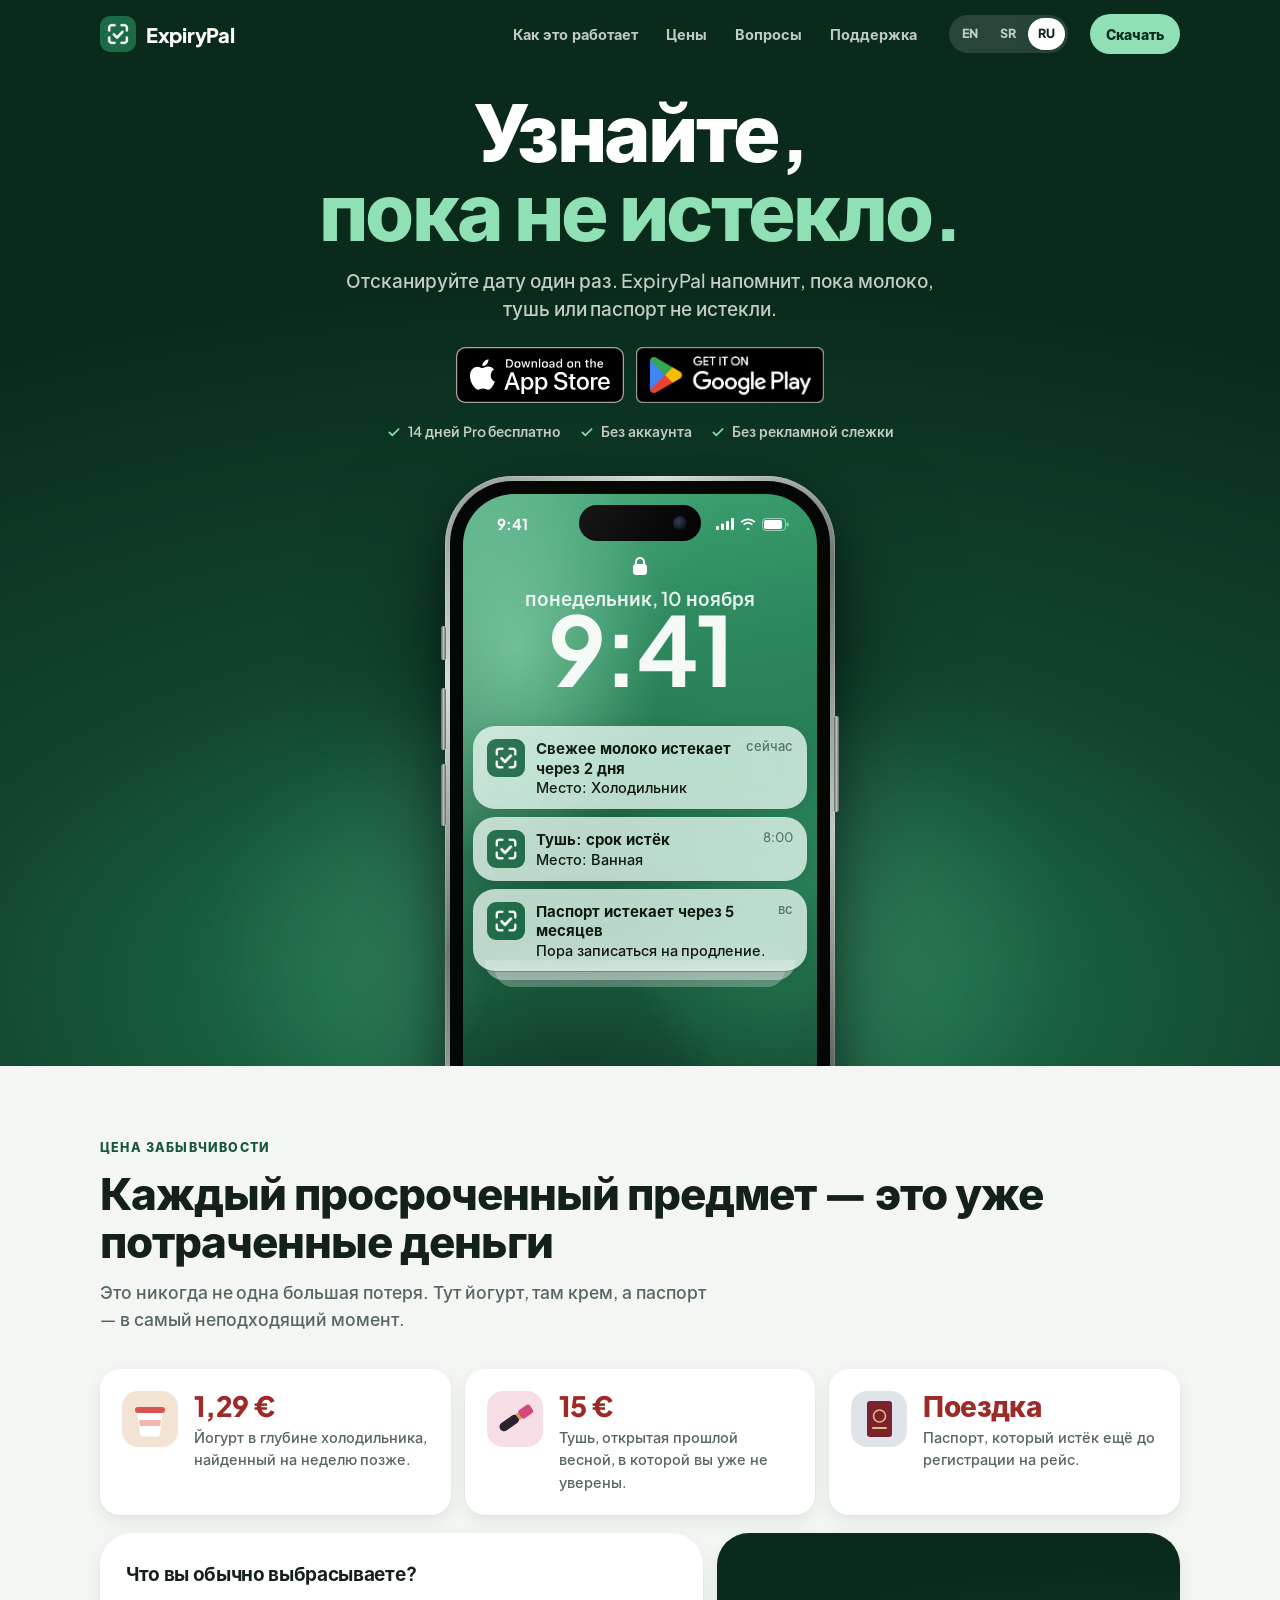
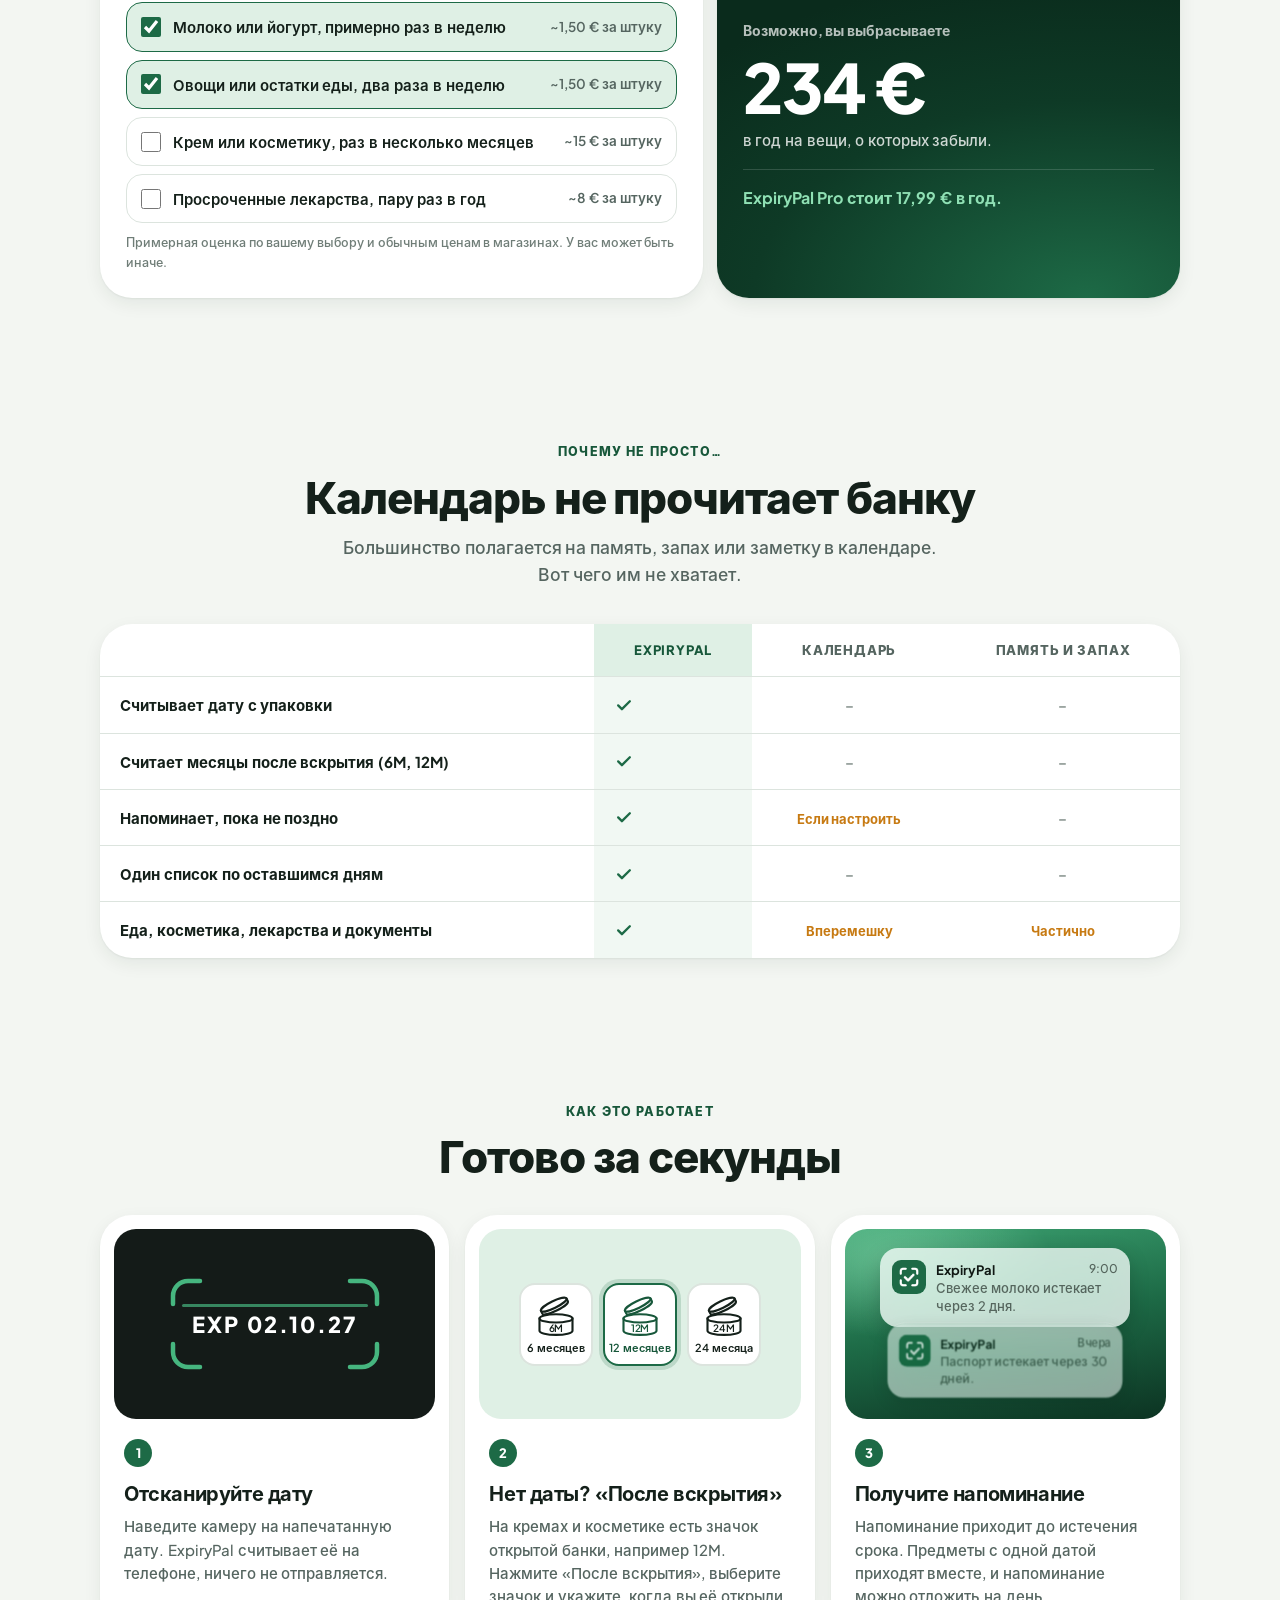
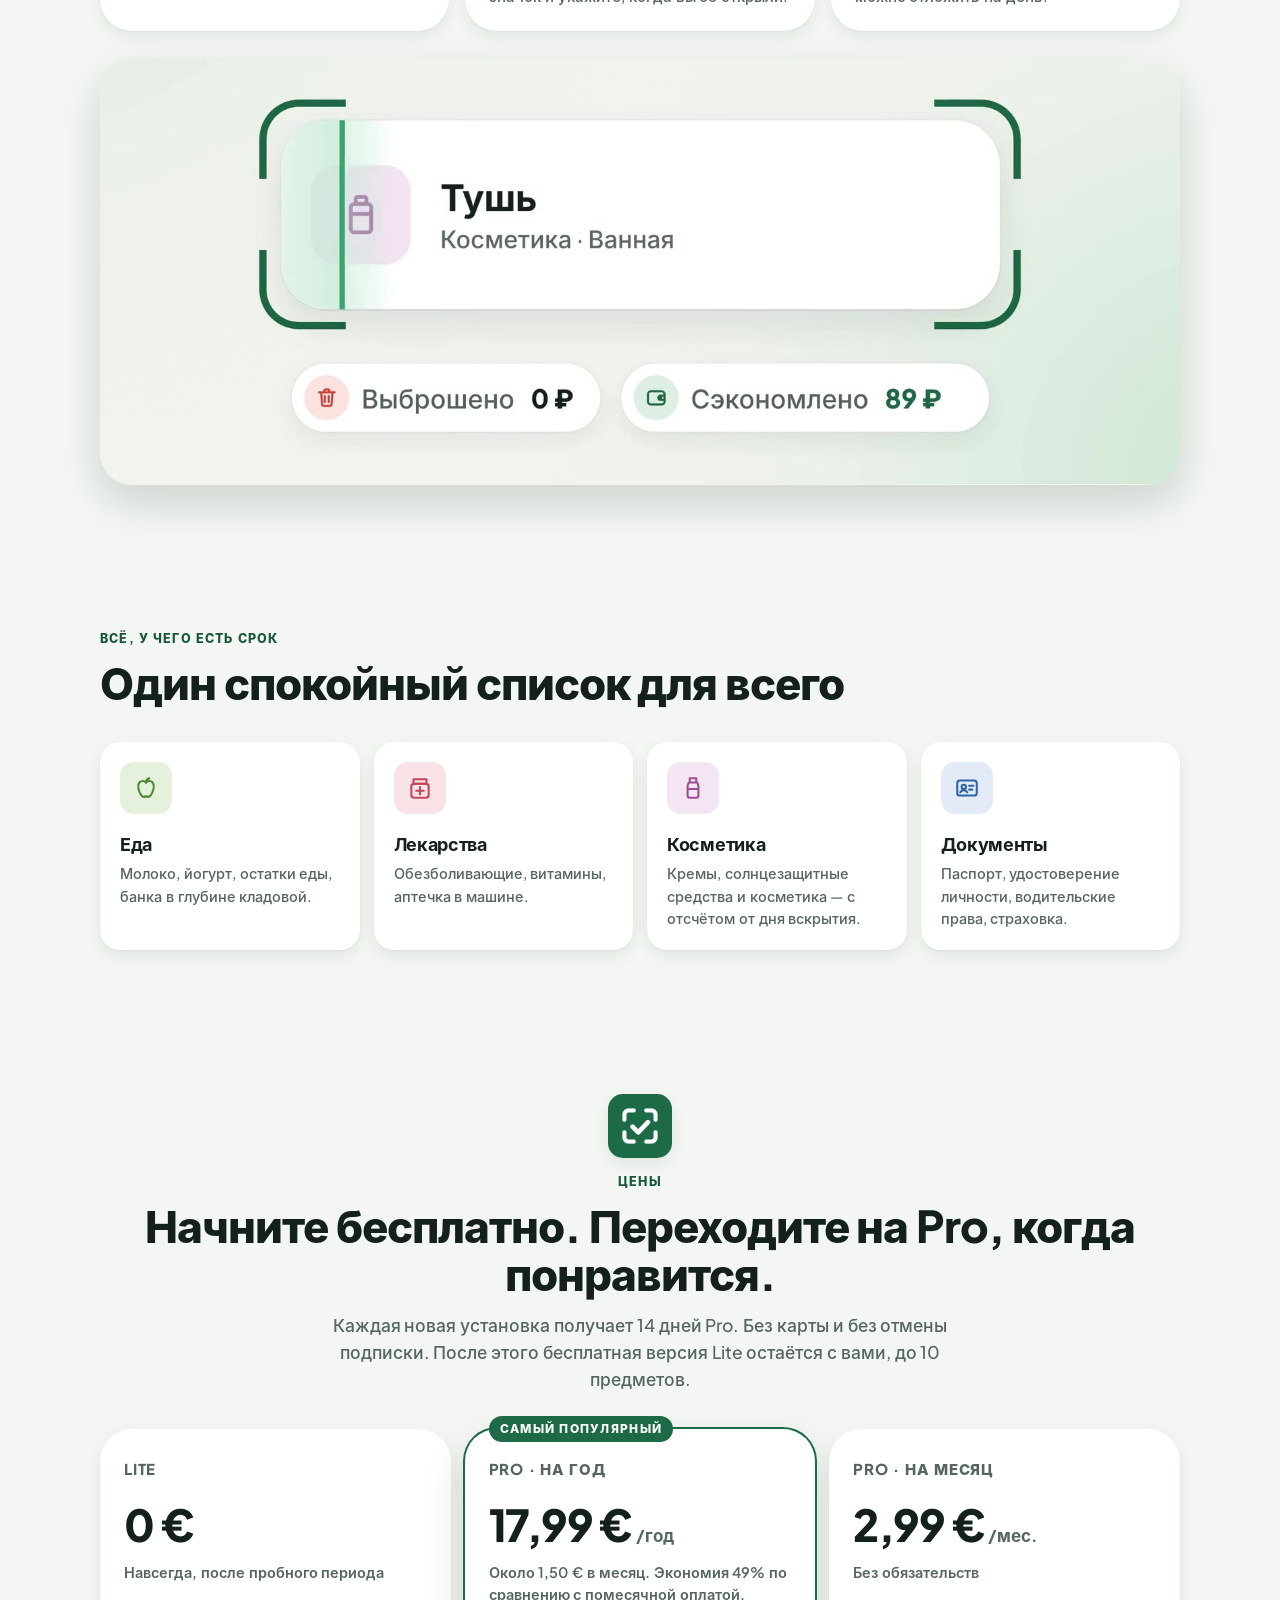
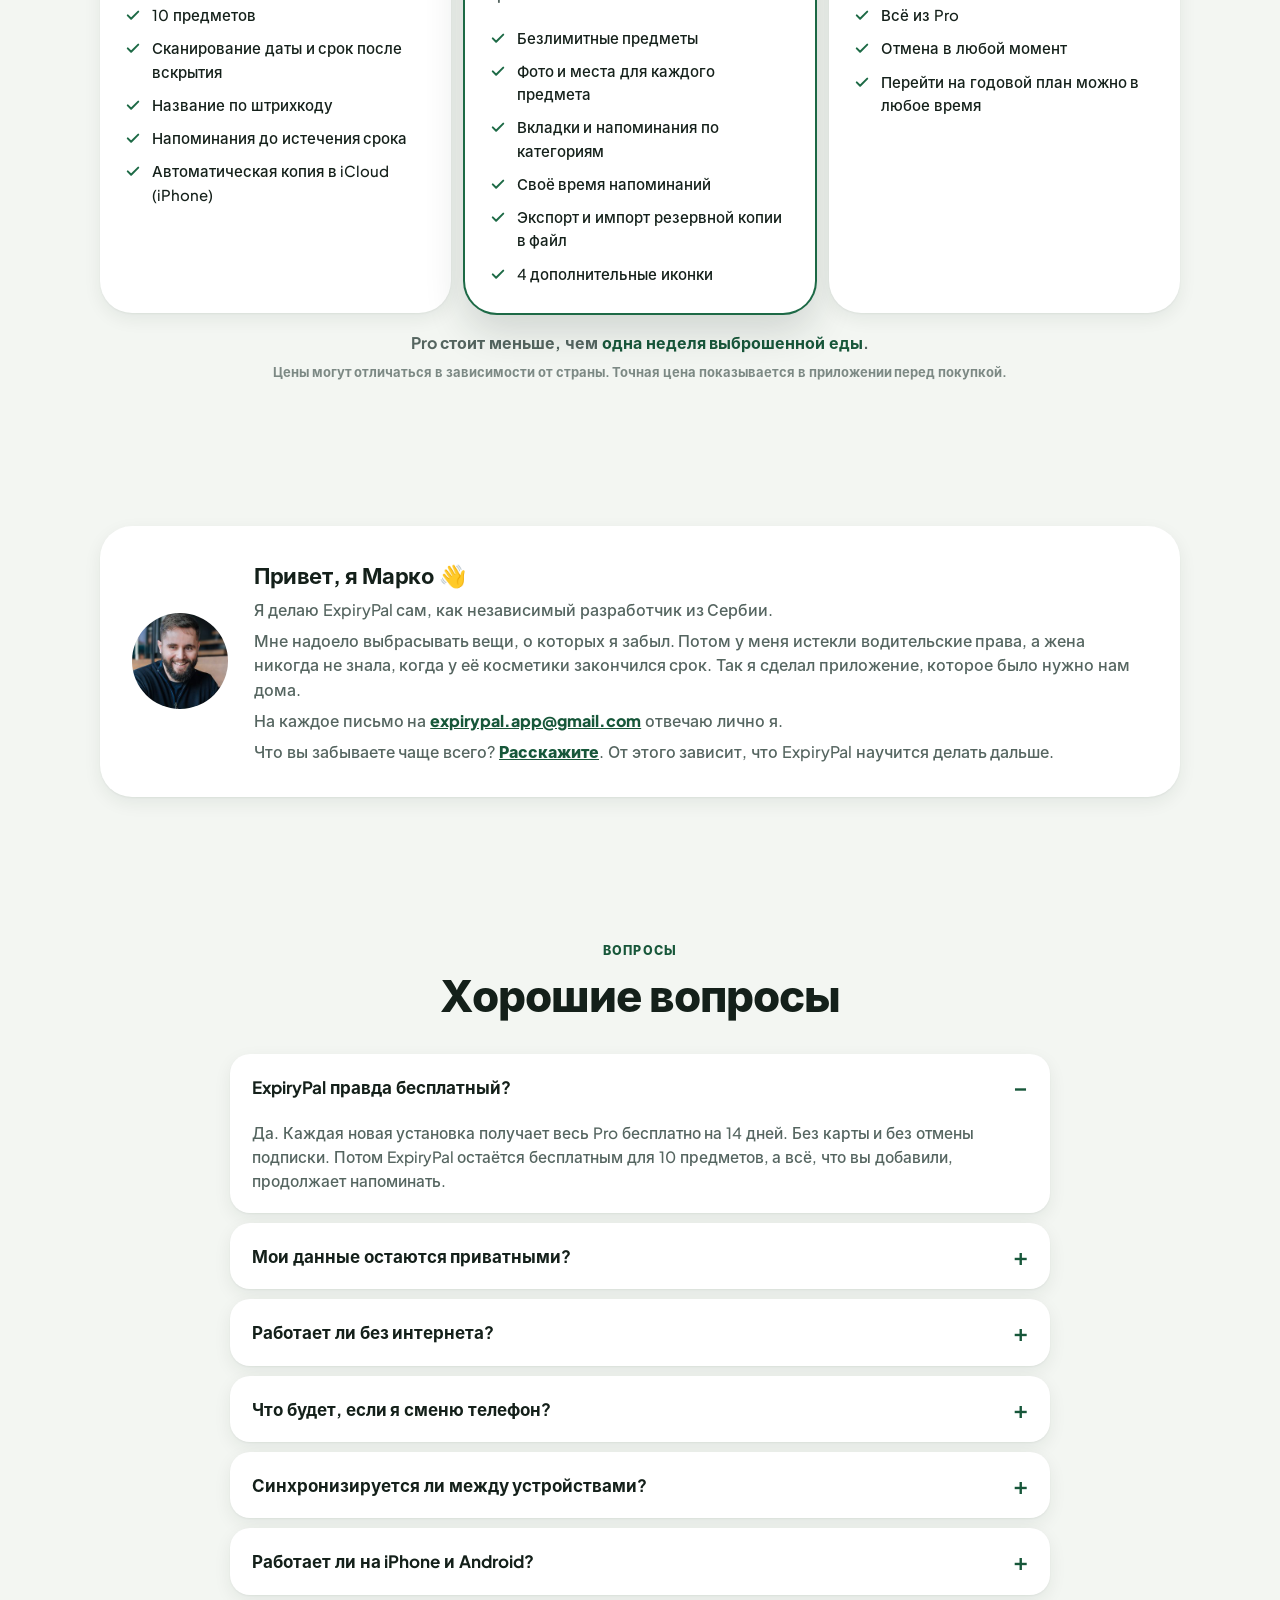
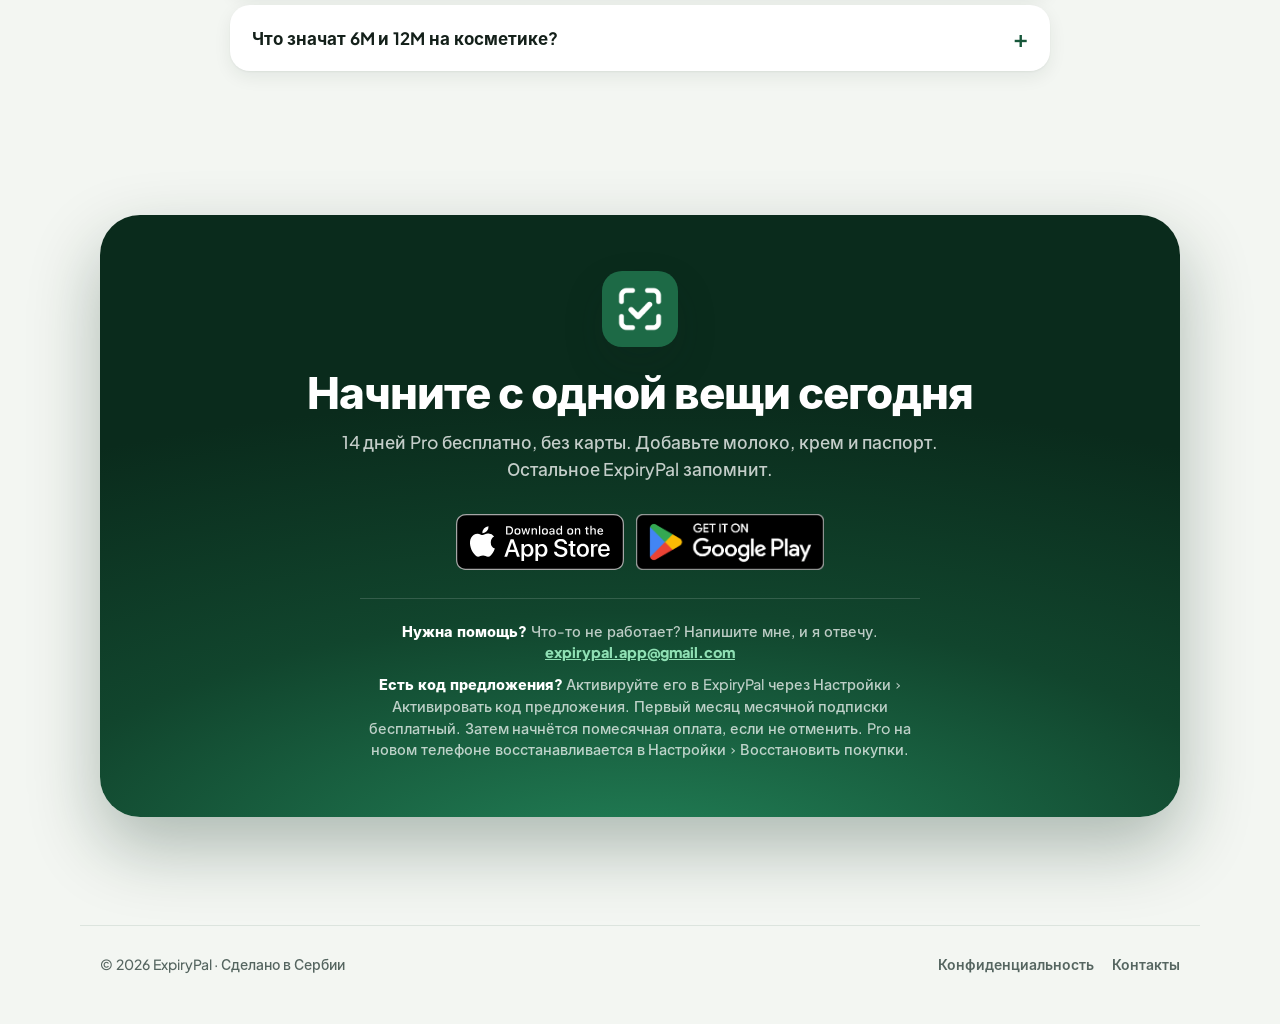
<file: ru/index.html>
<!DOCTYPE html>
<html lang="ru">
<head>
  <meta charset="utf-8">
  <meta name="viewport" content="width=device-width, initial-scale=1">
  <title>ExpiryPal – Узнайте, пока не истекло</title>
  <meta name="description" content="Напоминания о сроке годности еды, косметики, лекарств и документов. Отсканируйте дату, получите напоминание и перестаньте выбрасывать то, за что заплатили. 14 дней Pro бесплатно, затем бесплатно для 10 предметов.">
  <meta property="og:title" content="ExpiryPal – Узнайте, пока не истекло">
  <meta property="og:description" content="Напоминания о сроке годности еды, косметики, лекарств и документов. Отсканируйте дату, получите напоминание и перестаньте выбрасывать то, за что заплатили. 14 дней Pro бесплатно, затем бесплатно для 10 предметов.">
  <meta property="og:image" content="https://expirypal.app/assets/og-ru.png">
  <meta name="theme-color" content="#0a2b1c" media="(prefers-color-scheme: light)">
  <meta name="theme-color" content="#0a2b1c" media="(prefers-color-scheme: dark)">
  <link rel="icon" href="/assets/icon-green.png">
  <link rel="apple-touch-icon" href="/assets/icon-green.png">
  <link rel="preload" href="/assets/fonts/PlusJakartaSans-ExtraBold.woff" as="font" type="font/woff" crossorigin>
  <link rel="alternate" hreflang="en" href="https://expirypal.app/">
  <link rel="alternate" hreflang="sr" href="https://expirypal.app/sr/">
  <link rel="alternate" hreflang="ru" href="https://expirypal.app/ru/">
  <link rel="alternate" hreflang="x-default" href="https://expirypal.app/">
  <link rel="stylesheet" href="/assets/site.css?v=8">
  <!-- Cookieless, privacy-friendly site analytics (Plausible). Separate from the app. -->
  <!-- <script defer data-domain="expirypal.app" src="https://plausible.io/js/script.js"></script> -->
</head>
<body><header class="top onhero"><div class="wrap"><a class="brand" href="/"><img src="/assets/icon-green.png" alt="">ExpiryPal</a><nav class="nav"><a href="#how">Как это работает</a><a href="#pricing">Цены</a><a href="#faq">Вопросы</a><a href="#get">Поддержка</a></nav><div class="lang" role="navigation" aria-label="Язык"><a href="/" hreflang="en" lang="en">EN</a><a href="/sr/" hreflang="sr" lang="sr">SR</a><a href="/ru/" class=on hreflang="ru" lang="ru">RU</a></div><a class="btn sm" href="#get" style="margin-left:10px">Скачать</a></div></header><main><section class="hero lh"><div class="wrap lh-copy"><h1>Узнайте,<br><span>пока не истекло.</span></h1><p class="lead">Отсканируйте дату один раз. ExpiryPal напомнит, пока молоко, тушь или паспорт не истекли.</p><div class="badges"><a class="sbadge" href="https://apps.apple.com/app/id6821722011?pt=129595375&ct=website&mt=8"><img src="/assets/badge-app-store.svg" alt="Загрузите в App Store" width="168" height="56"></a><a class="sbadge" href="https://play.google.com/store/apps/details?id=com.expirypal.app&referrer=utm_source%3Dwebsite%26utm_medium%3Dsite"><img src="/assets/badge-google-play.png" alt="Доступно в Google Play" width="188" height="56"></a></div><div class="assure"><span><svg class="ic " width="16" height="16" viewBox="0 0 24 24" fill="none" stroke="currentColor" stroke-width="2.6" stroke-linecap="round" stroke-linejoin="round" aria-hidden="true"><path d="M5 12.5l4.5 4.5L19 7.5"/></svg>14 дней Pro бесплатно</span><span><svg class="ic " width="16" height="16" viewBox="0 0 24 24" fill="none" stroke="currentColor" stroke-width="2.6" stroke-linecap="round" stroke-linejoin="round" aria-hidden="true"><path d="M5 12.5l4.5 4.5L19 7.5"/></svg>Без аккаунта</span><span><svg class="ic " width="16" height="16" viewBox="0 0 24 24" fill="none" stroke="currentColor" stroke-width="2.6" stroke-linecap="round" stroke-linejoin="round" aria-hidden="true"><path d="M5 12.5l4.5 4.5L19 7.5"/></svg>Без рекламной слежки</span></div></div><div class="lh-stage" aria-hidden="true"><div class="iph"><i class="hb act"></i><i class="hb vu"></i><i class="hb vd"></i><i class="hb pw"></i><div class="bez"><div class="scr"><div class="isl"></div><div class="sb"><span>9:41</span><span class="r"><svg width="18" height="12" viewBox="0 0 18 12" fill="#fff"><rect x="0" y="8" width="3" height="4" rx="1"/><rect x="5" y="5.5" width="3" height="6.5" rx="1"/><rect x="10" y="3" width="3" height="9" rx="1"/><rect x="15" y="0" width="3" height="12" rx="1"/></svg><svg width="16" height="12" viewBox="0 0 16 12" fill="#fff"><path d="M8 2.2c2.4 0 4.6.9 6.2 2.5l1.3-1.3A10.6 10.6 0 0 0 8 .4 10.6 10.6 0 0 0 .5 3.4l1.3 1.3A8.8 8.8 0 0 1 8 2.2zm0 3.6c1.4 0 2.7.5 3.7 1.5l1.3-1.3A7 7 0 0 0 8 4a7 7 0 0 0-5 2l1.3 1.3c1-1 2.3-1.5 3.7-1.5zM8 9.4l-2 2 2 .6 2-.6z"/></svg><svg width="27" height="13" viewBox="0 0 27 13"><rect x=".5" y=".5" width="23" height="12" rx="3.5" fill="none" stroke="rgba(255,255,255,.5)"/><rect x="2" y="2" width="18" height="9" rx="2" fill="#fff"/><rect x="24.5" y="4.5" width="2" height="4" rx="1" fill="rgba(255,255,255,.5)"/></svg></span></div><svg class="lk" width="16" height="20" viewBox="0 0 16 20" fill="#fff"><rect x="1" y="8" width="14" height="11" rx="3"/><path d="M4 8V6a4 4 0 0 1 8 0v2" fill="none" stroke="#fff" stroke-width="2"/></svg><div class="dt">понедельник, 10 ноября</div><div class="clk">9:41</div><div class="stack"><div class="nt"><img src="/assets/icon-green.png" alt=""><div class="tx"><div class="h"><span>Свежее молоко истекает через 2 дня</span><span>сейчас</span></div><p>Место: Холодильник</p></div></div><div class="nt"><img src="/assets/icon-green.png" alt=""><div class="tx"><div class="h"><span>Тушь: срок истёк</span><span>8:00</span></div><p>Место: Ванная</p></div></div><div class="grp"><div class="nt"><img src="/assets/icon-green.png" alt=""><div class="tx"><div class="h"><span>Паспорт истекает через 5 месяцев</span><span>вс</span></div><p>Пора записаться на продление.</p></div></div><i class="gh"></i><i class="gh g2"></i></div></div><div class="qa l"><svg width="20" height="22" viewBox="0 0 20 24" fill="#fff"><path d="M5 1h10v5l-3 4v12H8V10L5 6z"/></svg></div><div class="qa r"><svg width="24" height="20" viewBox="0 0 24 20" fill="none" stroke="#fff" stroke-width="2"><path d="M3 5h4l2-3h6l2 3h4v13H3z"/><circle cx="12" cy="11" r="4"/></svg></div><div class="hm"></div></div></div></div></div></section><section id="cost"><div class="wrap"><div class="head"><div class="kicker">Цена забывчивости</div><h2>Каждый просроченный предмет — это уже потраченные деньги</h2><p class="sub">Это никогда не одна большая потеря. Тут йогурт, там крем, а паспорт — в самый неподходящий момент.</p></div><div class="costs"><div class="cost"><div class="thumb"><svg viewBox="0 0 56 56" width="100%" height="100%" preserveAspectRatio="xMidYMid slice"><rect width="56" height="56" fill="#f3e3d3"/><path d="M15 21h26l-3 22a3 3 0 0 1-3 2.6H21A3 3 0 0 1 18 43z" fill="#fff"/><rect x="13" y="16" width="30" height="6" rx="3" fill="#d9534f"/><path d="M17 29h22l-.8 6H17.8z" fill="#f1b7b0"/></svg></div><div><div class="amt">1,29 €</div><p>Йогурт в глубине холодильника, найденный на неделю позже.</p></div></div><div class="cost"><div class="thumb"><svg viewBox="0 0 56 56" width="100%" height="100%"><rect width="56" height="56" fill="#f6dde6"/><g transform="rotate(-35 28 28)"><rect x="10" y="23.5" width="22" height="9" rx="4.5" fill="#2b2230"/><rect x="31" y="24.5" width="3" height="7" rx="1" fill="#c9a24a"/><rect x="34" y="23" width="14" height="10" rx="3" fill="#d4497a"/></g></svg></div><div><div class="amt">15 €</div><p>Тушь, открытая прошлой весной, в которой вы уже не уверены.</p></div></div><div class="cost"><div class="thumb"><svg viewBox="0 0 56 56" width="100%" height="100%" preserveAspectRatio="xMidYMid slice"><rect width="56" height="56" fill="#dfe4ea"/><rect x="16" y="10" width="25" height="36" rx="3" fill="#7b2231"/><circle cx="28.5" cy="25" r="6" fill="none" stroke="#e2bf6a" stroke-width="1.6"/><rect x="21" y="36" width="15" height="2" rx="1" fill="#e2bf6a"/></svg></div><div><div class="amt">Поездка</div><p>Паспорт, который истёк ещё до регистрации на рейс.</p></div></div></div><div class="calc"><div class="box"><h3>Что вы обычно выбрасываете?</h3><label class="opt"><input type="checkbox" data-y="78" checked>Молоко или йогурт, примерно раз в неделю<span class="p">~1,50 € за штуку</span></label><label class="opt"><input type="checkbox" data-y="156" checked>Овощи или остатки еды, два раза в неделю<span class="p">~1,50 € за штуку</span></label><label class="opt"><input type="checkbox" data-y="45">Крем или косметику, раз в несколько месяцев<span class="p">~15 € за штуку</span></label><label class="opt"><input type="checkbox" data-y="16">Просроченные лекарства, пару раз в год<span class="p">~8 € за штуку</span></label><p class="fine">Примерная оценка по вашему выбору и обычным ценам в магазинах. У вас может быть иначе.</p></div><div class="box result"><div class="k">Возможно, вы выбрасываете</div><div class="big" id="total">234 €</div><p>в год на вещи, о которых забыли.</p><div class="vs">ExpiryPal Pro стоит 17,99 € в год.</div></div></div></div></section><section id="why"><div class="wrap"><div class="head center"><div class="kicker">Почему не просто…</div><h2>Календарь не прочитает банку</h2><p class="sub">Большинство полагается на память, запах или заметку в календаре. Вот чего им не хватает.</p></div><div class="compare"><table><tr><th></th><th class="me">ExpiryPal</th><th>Календарь</th><th>Память<span class="hide-m">  и запах</span></th></tr><tr><td>Считывает дату с упаковки</td><td class="me"><span class="y"><svg class="ic " width="20" height="20" viewBox="0 0 24 24" fill="none" stroke="currentColor" stroke-width="2.8" stroke-linecap="round" stroke-linejoin="round" aria-hidden="true"><path d="M5 12.5l4.5 4.5L19 7.5"/></svg></span></td><td><span class="n">–</span></td><td><span class="n">–</span></td></tr><tr><td>Считает месяцы после вскрытия (6M, 12M)</td><td class="me"><span class="y"><svg class="ic " width="20" height="20" viewBox="0 0 24 24" fill="none" stroke="currentColor" stroke-width="2.8" stroke-linecap="round" stroke-linejoin="round" aria-hidden="true"><path d="M5 12.5l4.5 4.5L19 7.5"/></svg></span></td><td><span class="n">–</span></td><td><span class="n">–</span></td></tr><tr><td>Напоминает, пока не поздно</td><td class="me"><span class="y"><svg class="ic " width="20" height="20" viewBox="0 0 24 24" fill="none" stroke="currentColor" stroke-width="2.8" stroke-linecap="round" stroke-linejoin="round" aria-hidden="true"><path d="M5 12.5l4.5 4.5L19 7.5"/></svg></span></td><td><span class="half">Если настроить</span></td><td><span class="n">–</span></td></tr><tr><td>Один список по оставшимся дням</td><td class="me"><span class="y"><svg class="ic " width="20" height="20" viewBox="0 0 24 24" fill="none" stroke="currentColor" stroke-width="2.8" stroke-linecap="round" stroke-linejoin="round" aria-hidden="true"><path d="M5 12.5l4.5 4.5L19 7.5"/></svg></span></td><td><span class="n">–</span></td><td><span class="n">–</span></td></tr><tr><td>Еда, косметика, лекарства и документы</td><td class="me"><span class="y"><svg class="ic " width="20" height="20" viewBox="0 0 24 24" fill="none" stroke="currentColor" stroke-width="2.8" stroke-linecap="round" stroke-linejoin="round" aria-hidden="true"><path d="M5 12.5l4.5 4.5L19 7.5"/></svg></span></td><td><span class="half">Вперемешку</span></td><td><span class="half">Частично</span></td></tr></table></div></div></section><section id="how"><div class="wrap"><div class="head center"><div class="kicker">Как это работает</div><h2>Готово за секунды</h2></div><div class="steps"><div class="step"><div class="art cam"><div class="vf"><svg width="210" height="92" viewBox="0 0 210 92" fill="none" stroke="#46b67f" stroke-width="4.5" stroke-linecap="round"><path d="M3 26V18A15 15 0 0 1 18 3h12M180 3h12a15 15 0 0 1 15 15v8M207 66v8a15 15 0 0 1-15 15h-12M30 89H18A15 15 0 0 1 3 74v-8"/></svg><span class="hl"></span>EXP 02.10.27</div></div><span class="n">1</span><h3>Отсканируйте дату</h3><p>Наведите камеру на напечатанную дату. ExpiryPal считывает её на телефоне, ничего не отправляется.</p></div><div class="step"><div class="art jar"><div class="jars"><div class="jt"><svg width="44" height="44" viewBox="0 0 48 48" fill="none" stroke="currentColor" stroke-width="2.33" stroke-linejoin="round" stroke-linecap="round"><ellipse cx="24" cy="25.5" rx="18" ry="4.5"/><path d="M6 25.5V39A18 4.5 0 0 0 42 39V25.5"/><g transform="rotate(-26 21.5 10.5)"><ellipse cx="21.5" cy="10.5" rx="15.5" ry="3.8"/><path d="M6 10.5v3.4A15.5 3.8 0 0 0 37 13.9v-3.4"/></g><text x="24" y="40" text-anchor="middle" fill="currentColor" stroke="none" style="font:800 12px var(--font-sans);letter-spacing:-.2px">6M</text></svg>6 месяцев</div><div class="jt on"><svg width="44" height="44" viewBox="0 0 48 48" fill="none" stroke="currentColor" stroke-width="2.33" stroke-linejoin="round" stroke-linecap="round"><ellipse cx="24" cy="25.5" rx="18" ry="4.5"/><path d="M6 25.5V39A18 4.5 0 0 0 42 39V25.5"/><g transform="rotate(-26 21.5 10.5)"><ellipse cx="21.5" cy="10.5" rx="15.5" ry="3.8"/><path d="M6 10.5v3.4A15.5 3.8 0 0 0 37 13.9v-3.4"/></g><text x="24" y="40" text-anchor="middle" fill="currentColor" stroke="none" style="font:800 10.4px var(--font-sans);letter-spacing:-.2px">12M</text></svg>12 месяцев</div><div class="jt"><svg width="44" height="44" viewBox="0 0 48 48" fill="none" stroke="currentColor" stroke-width="2.33" stroke-linejoin="round" stroke-linecap="round"><ellipse cx="24" cy="25.5" rx="18" ry="4.5"/><path d="M6 25.5V39A18 4.5 0 0 0 42 39V25.5"/><g transform="rotate(-26 21.5 10.5)"><ellipse cx="21.5" cy="10.5" rx="15.5" ry="3.8"/><path d="M6 10.5v3.4A15.5 3.8 0 0 0 37 13.9v-3.4"/></g><text x="24" y="40" text-anchor="middle" fill="currentColor" stroke="none" style="font:800 10.4px var(--font-sans);letter-spacing:-.2px">24M</text></svg>24 месяца</div></div></div><span class="n">2</span><h3>Нет даты? «После вскрытия»</h3><p>На кремах и косметике есть значок открытой банки, например 12M. Нажмите «После вскрытия», выберите значок и укажите, когда вы её открыли.</p></div><div class="step"><div class="art bell"><div><div class="note"><img src="/assets/icon-green.png" alt=""><div style="flex:1"><b>ExpiryPal<i>9:00</i></b><span>Свежее молоко истекает через 2 дня.</span></div></div><div class="note"><img src="/assets/icon-green.png" alt=""><div style="flex:1"><b>ExpiryPal<i>Вчера</i></b><span>Паспорт истекает через 30 дней.</span></div></div></div></div><span class="n">3</span><h3>Получите напоминание</h3><p>Напоминание приходит до истечения срока. Предметы с одной датой приходят вместе, и напоминание можно отложить на день.</p></div></div><div style="margin-top:28px"><div class="video"><video src="/assets/expirypal-scan-ru.mp4" autoplay muted loop playsinline preload="metadata" poster="/assets/expirypal-scan-ru-poster.jpg"></video></div></div></div></section><section id="everything"><div class="wrap"><div class="head"><div class="kicker">Всё, у чего есть срок</div><h2>Один спокойный список для всего</h2></div><div class="cats"><div class="cat"><div class="thumb food"><svg class="ic " width="26" height="26" viewBox="0 0 24 24" fill="none" stroke="currentColor" stroke-width="1.9" stroke-linecap="round" stroke-linejoin="round" aria-hidden="true"><path d="M12 7c-1.5-2-5-2-6.5.5S5 15 7.5 18.5c1.3 1.8 3 2 4.5 1 1.5 1 3.2.8 4.5-1C19 15 20 10 18.5 7.5S13.5 5 12 7z"/><path d="M12 7c0-2 1-3.5 3-4"/></svg></div><h3>Еда</h3><p>Молоко, йогурт, остатки еды, банка в глубине кладовой.</p></div><div class="cat"><div class="thumb medicine"><svg class="ic " width="26" height="26" viewBox="0 0 24 24" fill="none" stroke="currentColor" stroke-width="1.9" stroke-linecap="round" stroke-linejoin="round" aria-hidden="true"><rect x="4" y="8" width="16" height="13" rx="2.5"/><path d="M6 4h12v4H6zM12 11v7M8.5 14.5h7"/></svg></div><h3>Лекарства</h3><p>Обезболивающие, витамины, аптечка в машине.</p></div><div class="cat"><div class="thumb cosmetics"><svg class="ic " width="26" height="26" viewBox="0 0 24 24" fill="none" stroke="currentColor" stroke-width="1.9" stroke-linecap="round" stroke-linejoin="round" aria-hidden="true"><path d="M9 3h6v4H9zM8 7h8l1 3v9a2 2 0 0 1-2 2H9a2 2 0 0 1-2-2v-9z"/><path d="M7.5 13h9"/></svg></div><h3>Косметика</h3><p>Кремы, солнцезащитные средства и косметика — с отсчётом от дня вскрытия.</p></div><div class="cat"><div class="thumb documents"><svg class="ic " width="26" height="26" viewBox="0 0 24 24" fill="none" stroke="currentColor" stroke-width="1.9" stroke-linecap="round" stroke-linejoin="round" aria-hidden="true"><rect x="3" y="5" width="18" height="14" rx="2.5"/><circle cx="9" cy="11" r="2"/><path d="M5.8 16c.6-1.4 1.8-2 3.2-2s2.6.6 3.2 2M14 10h4M14 13.5h3"/></svg></div><h3>Документы</h3><p>Паспорт, удостоверение личности, водительские права, страховка.</p></div></div></div></section><section id="pricing"><div class="wrap"><div class="head center"><img class="pmark" src="/assets/icon-green.png" alt="" width="64" height="64"><div class="kicker">Цены</div><h2>Начните бесплатно. Переходите на Pro, когда понравится.</h2><p class="sub">Каждая новая установка получает 14 дней Pro. Без карты и без отмены подписки. После этого бесплатная версия Lite остаётся с вами, до 10 предметов.</p></div><div class="plans"><div class="plan"><div class="nm">Lite</div><div class="price">0 €</div><div class="per">Навсегда, после пробного периода</div><ul><li><svg class="ic " width="18" height="18" viewBox="0 0 24 24" fill="none" stroke="currentColor" stroke-width="2.6" stroke-linecap="round" stroke-linejoin="round" aria-hidden="true"><path d="M5 12.5l4.5 4.5L19 7.5"/></svg>10 предметов</li><li><svg class="ic " width="18" height="18" viewBox="0 0 24 24" fill="none" stroke="currentColor" stroke-width="2.6" stroke-linecap="round" stroke-linejoin="round" aria-hidden="true"><path d="M5 12.5l4.5 4.5L19 7.5"/></svg>Сканирование даты и срок после вскрытия</li><li><svg class="ic " width="18" height="18" viewBox="0 0 24 24" fill="none" stroke="currentColor" stroke-width="2.6" stroke-linecap="round" stroke-linejoin="round" aria-hidden="true"><path d="M5 12.5l4.5 4.5L19 7.5"/></svg>Название по штрихкоду</li><li><svg class="ic " width="18" height="18" viewBox="0 0 24 24" fill="none" stroke="currentColor" stroke-width="2.6" stroke-linecap="round" stroke-linejoin="round" aria-hidden="true"><path d="M5 12.5l4.5 4.5L19 7.5"/></svg>Напоминания до истечения срока</li><li><svg class="ic " width="18" height="18" viewBox="0 0 24 24" fill="none" stroke="currentColor" stroke-width="2.6" stroke-linecap="round" stroke-linejoin="round" aria-hidden="true"><path d="M5 12.5l4.5 4.5L19 7.5"/></svg>Автоматическая копия в iCloud (iPhone)</li></ul></div><div class="plan best"><span class="tag gold-pill">САМЫЙ ПОПУЛЯРНЫЙ</span><div class="nm">Pro · На год</div><div class="price">17,99 €<small>  /год</small></div><div class="per">Около 1,50 € в месяц. Экономия 49% по сравнению с помесячной оплатой.</div><ul><li><svg class="ic " width="18" height="18" viewBox="0 0 24 24" fill="none" stroke="currentColor" stroke-width="2.6" stroke-linecap="round" stroke-linejoin="round" aria-hidden="true"><path d="M5 12.5l4.5 4.5L19 7.5"/></svg>Безлимитные предметы</li><li><svg class="ic " width="18" height="18" viewBox="0 0 24 24" fill="none" stroke="currentColor" stroke-width="2.6" stroke-linecap="round" stroke-linejoin="round" aria-hidden="true"><path d="M5 12.5l4.5 4.5L19 7.5"/></svg>Фото и места для каждого предмета</li><li><svg class="ic " width="18" height="18" viewBox="0 0 24 24" fill="none" stroke="currentColor" stroke-width="2.6" stroke-linecap="round" stroke-linejoin="round" aria-hidden="true"><path d="M5 12.5l4.5 4.5L19 7.5"/></svg>Вкладки и напоминания по категориям</li><li><svg class="ic " width="18" height="18" viewBox="0 0 24 24" fill="none" stroke="currentColor" stroke-width="2.6" stroke-linecap="round" stroke-linejoin="round" aria-hidden="true"><path d="M5 12.5l4.5 4.5L19 7.5"/></svg>Своё время напоминаний</li><li><svg class="ic " width="18" height="18" viewBox="0 0 24 24" fill="none" stroke="currentColor" stroke-width="2.6" stroke-linecap="round" stroke-linejoin="round" aria-hidden="true"><path d="M5 12.5l4.5 4.5L19 7.5"/></svg>Экспорт и импорт резервной копии в файл</li><li><svg class="ic " width="18" height="18" viewBox="0 0 24 24" fill="none" stroke="currentColor" stroke-width="2.6" stroke-linecap="round" stroke-linejoin="round" aria-hidden="true"><path d="M5 12.5l4.5 4.5L19 7.5"/></svg>4 дополнительные иконки</li></ul></div><div class="plan"><div class="nm">Pro · На месяц</div><div class="price">2,99 €<small>  /мес.</small></div><div class="per">Без обязательств</div><ul><li><svg class="ic " width="18" height="18" viewBox="0 0 24 24" fill="none" stroke="currentColor" stroke-width="2.6" stroke-linecap="round" stroke-linejoin="round" aria-hidden="true"><path d="M5 12.5l4.5 4.5L19 7.5"/></svg>Всё из Pro</li><li><svg class="ic " width="18" height="18" viewBox="0 0 24 24" fill="none" stroke="currentColor" stroke-width="2.6" stroke-linecap="round" stroke-linejoin="round" aria-hidden="true"><path d="M5 12.5l4.5 4.5L19 7.5"/></svg>Отмена в любой момент</li><li><svg class="ic " width="18" height="18" viewBox="0 0 24 24" fill="none" stroke="currentColor" stroke-width="2.6" stroke-linecap="round" stroke-linejoin="round" aria-hidden="true"><path d="M5 12.5l4.5 4.5L19 7.5"/></svg>Перейти на годовой план можно в любое время</li></ul></div></div><p class="value">Pro стоит меньше, чем <b>одна неделя выброшенной еды</b>.</p><p class="value" style="font-size:13px;opacity:.75;margin-top:6px">Цены могут отличаться в зависимости от страны. Точная цена показывается в приложении перед покупкой.</p></div></section><section id="maker"><div class="wrap"><div class="maker"><img class="avatar" src="/assets/marko.jpg" alt="Марко Крстанович, автор ExpiryPal" width="96" height="96" loading="lazy"><div><h3>Привет, я Марко 👋</h3><p>Я делаю ExpiryPal сам, как независимый разработчик из Сербии.</p><p>Мне надоело выбрасывать вещи, о которых я забыл. Потом у меня истекли водительские права, а жена никогда не знала, когда у её косметики закончился срок. Так я сделал приложение, которое было нужно нам дома.</p><p>На каждое письмо на <a href="mailto:expirypal.app@gmail.com">expirypal.app@gmail.com</a> отвечаю лично я.</p><p>Что вы забываете чаще всего? <a href="mailto:expirypal.app@gmail.com?subject=What%20I%20forget%20most">Расскажите</a>. От этого зависит, что ExpiryPal научится делать дальше.</p></div></div></div></section><section id="faq"><div class="wrap"><div class="head center"><div class="kicker">Вопросы</div><h2>Хорошие вопросы</h2></div><div class="faq" style="max-width:820px;margin:0 auto"><details open><summary>ExpiryPal правда бесплатный?</summary><p>Да. Каждая новая установка получает весь Pro бесплатно на 14 дней. Без карты и без отмены подписки. Потом ExpiryPal остаётся бесплатным для 10 предметов, а всё, что вы добавили, продолжает напоминать.</p></details><details><summary>Мои данные остаются приватными?</summary><p>Да. Аккаунта нет, даты считываются на устройстве, и мы никогда не видим ваши предметы и фото. В приложении нет рекламных и аналитических трекеров. Для подписок оно передаёт RevenueCat анонимный ID и несколько данных о приложении, а отсканированный штрихкод ищется в открытых базах товаров. <a href="/privacy.html" hreflang="en">Политика конфиденциальности</a> (на английском).</p></details><details><summary>Работает ли без интернета?</summary><p>Да. Даты считываются и напоминания планируются на телефоне, поэтому интернет не нужен. Он нужен только для поиска названия по штрихкоду.</p></details><details><summary>Что будет, если я сменю телефон?</summary><p>На iPhone ExpiryPal хранит копию вашего списка (без фото) в вашем iCloud и предлагает восстановить её при первом запуске на новом iPhone. На любом телефоне Pro также может экспортировать предметы в файл. Сам Pro восстанавливается в Настройки › Восстановить покупки.</p></details><details><summary>Синхронизируется ли между устройствами?</summary><p>Не в реальном времени. Аккаунта нет, поэтому у каждого телефона свой список. На iPhone копия в iCloud нужна, чтобы вернуть список на новом телефоне, а не для синхронизации двух телефонов.</p></details><details><summary>Работает ли на iPhone и Android?</summary><p>Да, ExpiryPal есть в App Store и Google Play.</p></details><details><summary>Что значат 6M и 12M на косметике?</summary><p>Это значок срока после вскрытия: маленькая открытая банка с числом месяцев. 12M значит использовать в течение 12 месяцев после вскрытия. Выберите значок в ExpiryPal, укажите, когда открыли, и приложение рассчитает дату.</p></details></div></div></section><section id="get"><div class="wrap"><div class="cta"><img class="logo" src="/assets/icon-green.png" alt=""><h2>Начните с одной вещи сегодня</h2><p class="sub" style="margin:0 auto">14 дней Pro бесплатно, без карты. Добавьте молоко, крем и паспорт. Остальное ExpiryPal запомнит.</p><div class="badges"><a class="sbadge" href="https://apps.apple.com/app/id6821722011?pt=129595375&ct=website&mt=8"><img src="/assets/badge-app-store.svg" alt="Загрузите в App Store" width="168" height="56"></a><a class="sbadge" href="https://play.google.com/store/apps/details?id=com.expirypal.app&referrer=utm_source%3Dwebsite%26utm_medium%3Dsite"><img src="/assets/badge-google-play.png" alt="Доступно в Google Play" width="188" height="56"></a></div><div class="cta-more"><p><b>Нужна помощь?</b> Что-то не работает? Напишите мне, и я отвечу. <a href="mailto:expirypal.app@gmail.com">expirypal.app@gmail.com</a></p><p><b>Есть код предложения?</b> Активируйте его в ExpiryPal через Настройки › Активировать код предложения. Первый месяц месячной подписки бесплатный. Затем начнётся помесячная оплата, если не отменить. Pro на новом телефоне восстанавливается в Настройки › Восстановить покупки.</p></div></div></div></section></main><footer><div class="wrap"><span>© 2026 ExpiryPal · Сделано в Сербии</span><div class="links"><a href="/privacy.html" hreflang="en">Конфиденциальность</a><a href="mailto:expirypal.app@gmail.com">Контакты</a></div></div></footer><script>(function(){var t=document.querySelector(".top");if(!t)return;var h=document.querySelector(".hero.lh");function f(){t.classList.toggle("scrolled",window.scrollY>4);t.classList.toggle("onhero",!!h&&window.scrollY<h.offsetHeight-40)}f();window.addEventListener("scroll",f,{passive:true})})();</script><script>(function(){var b=document.querySelectorAll('.calc input'),t=document.getElementById('total');function u(){var s=0;b.forEach(function(i){if(i.checked)s+=+i.dataset.y});t.textContent=s+' €'}b.forEach(function(i){i.addEventListener('change',u)});u()})();</script></body>
</html>
</file>
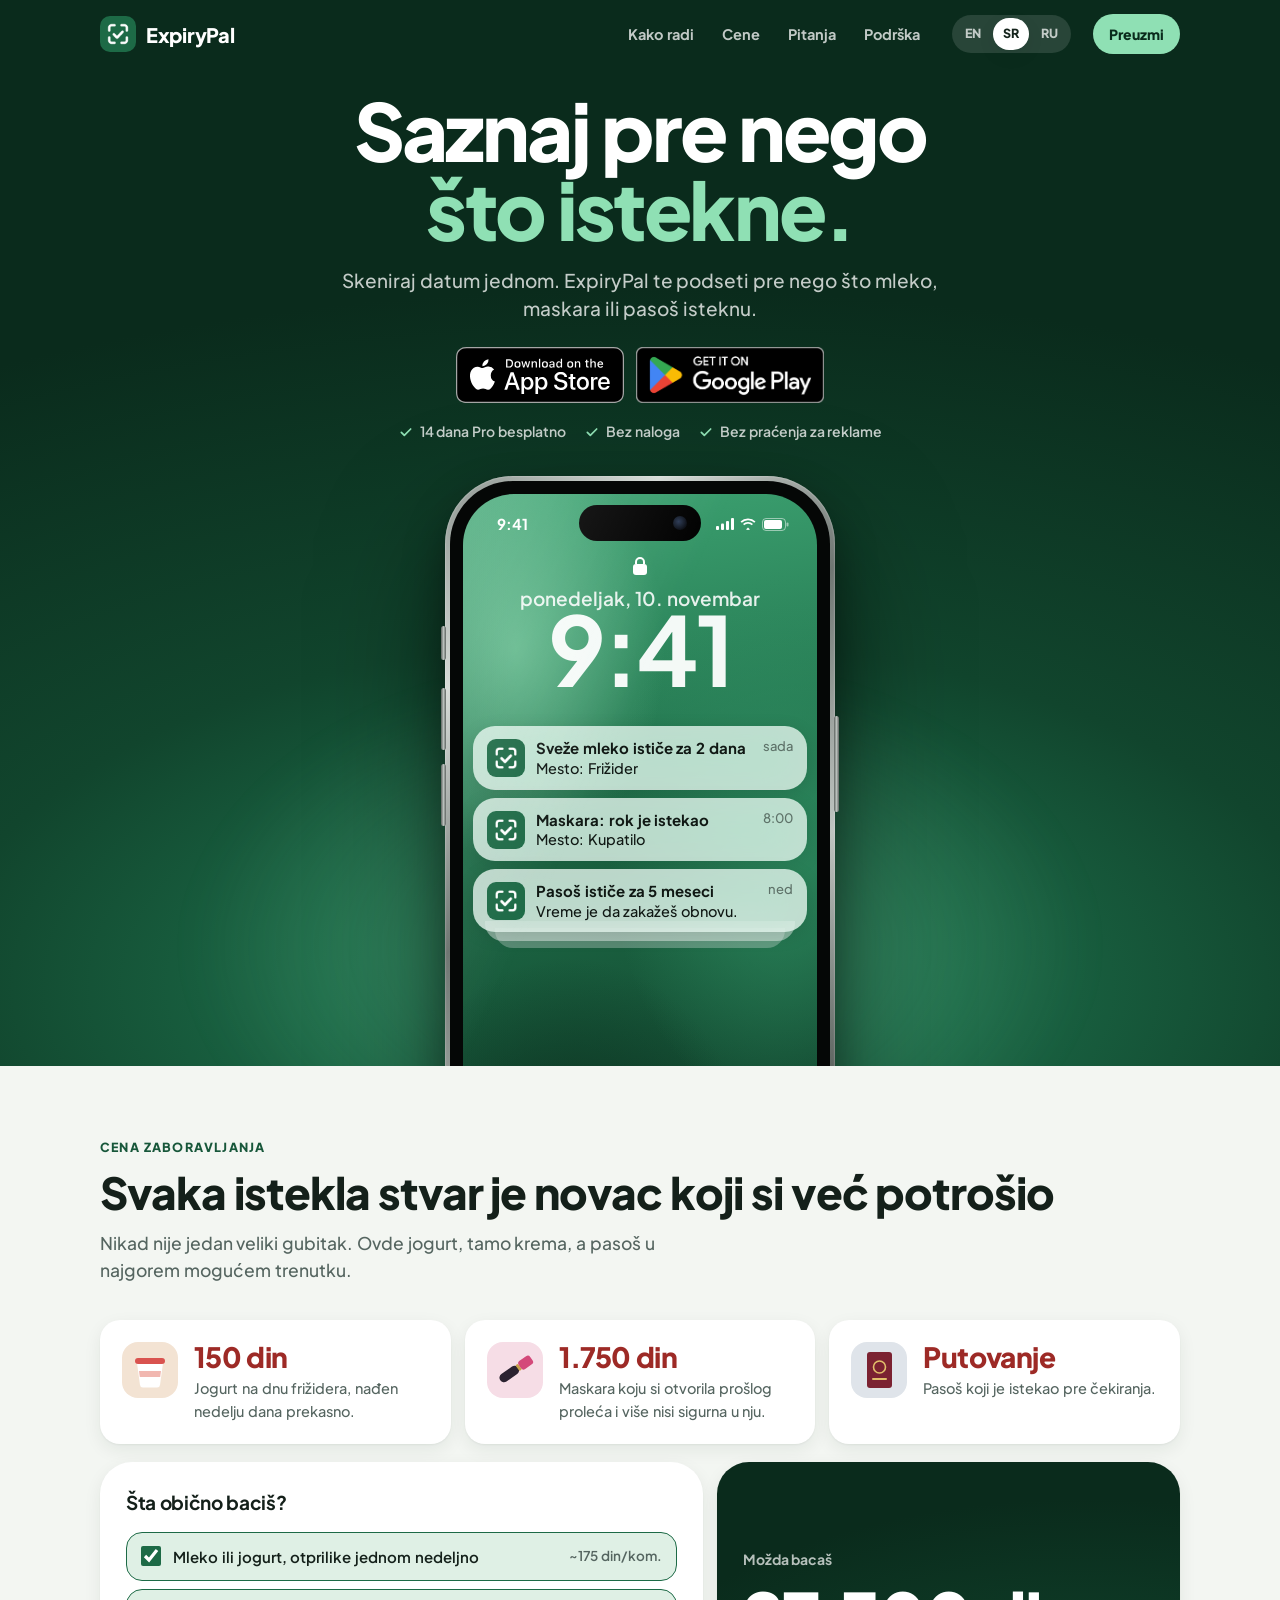
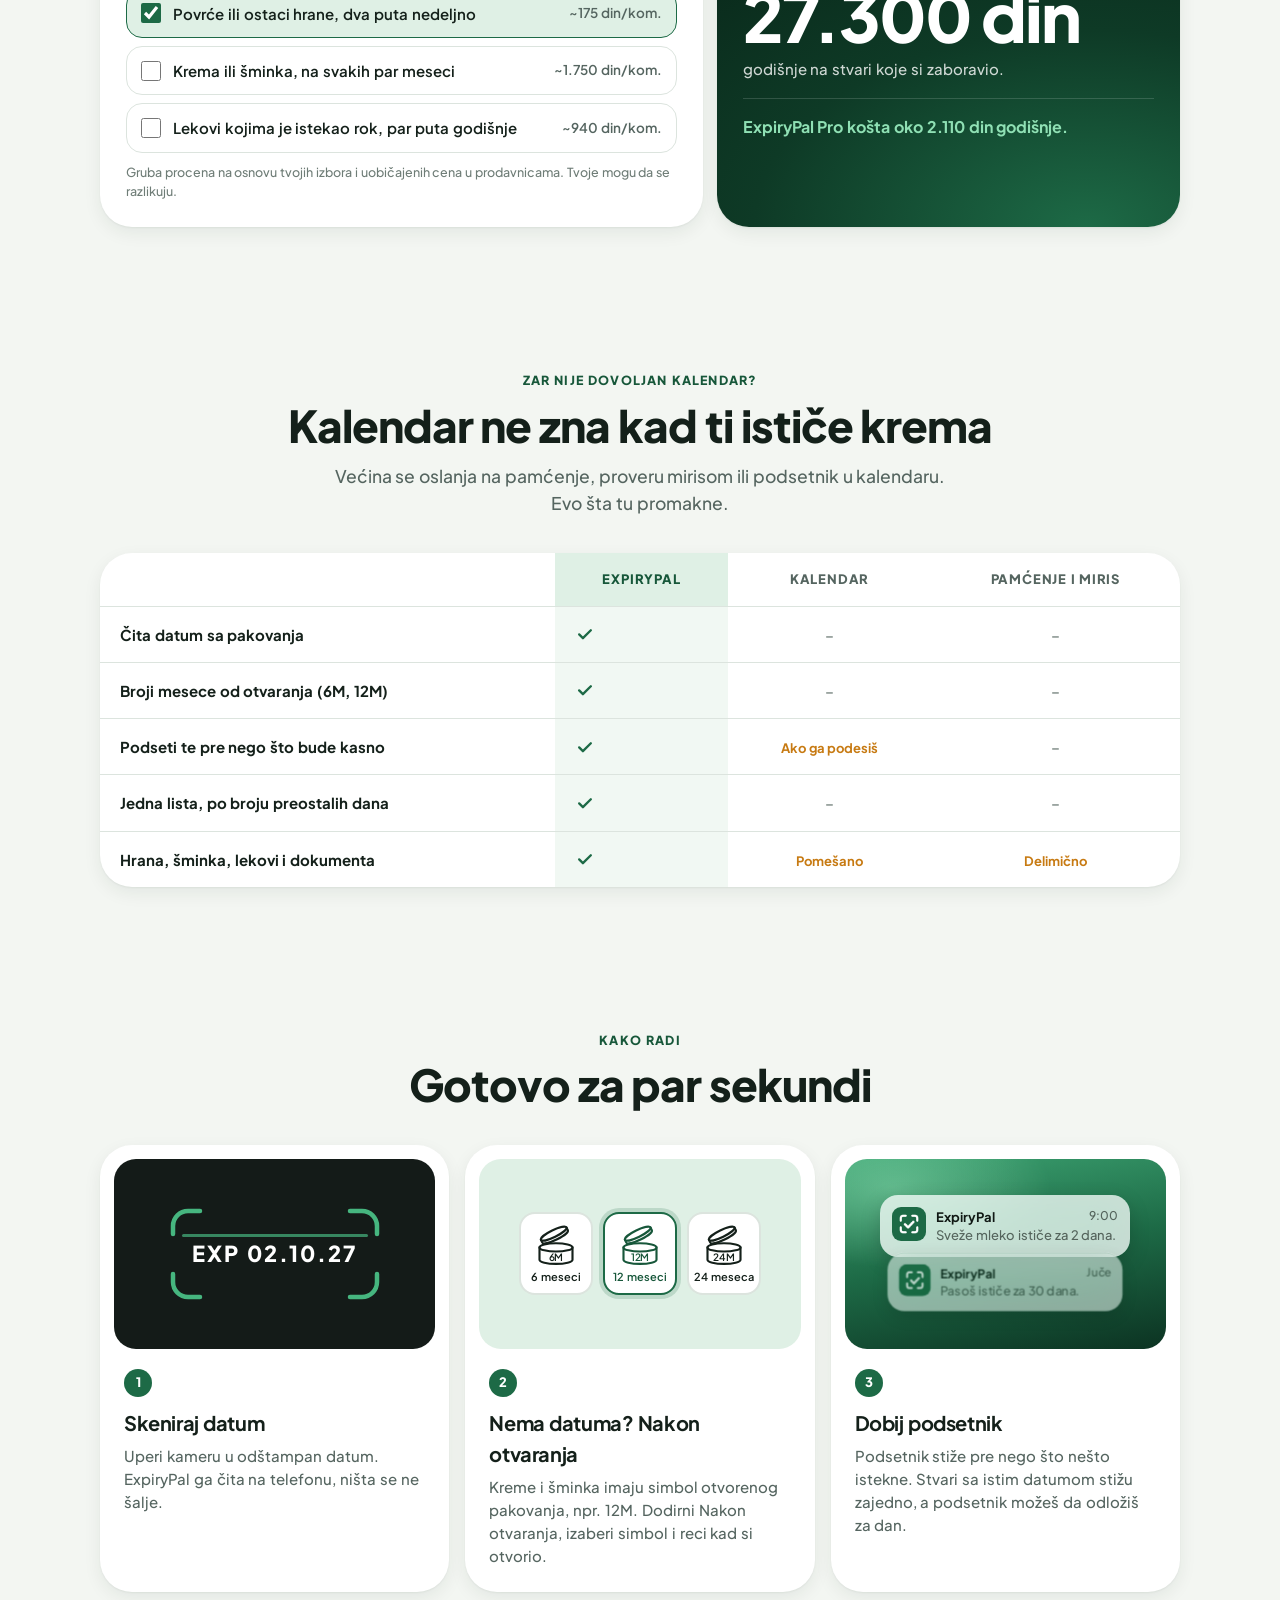
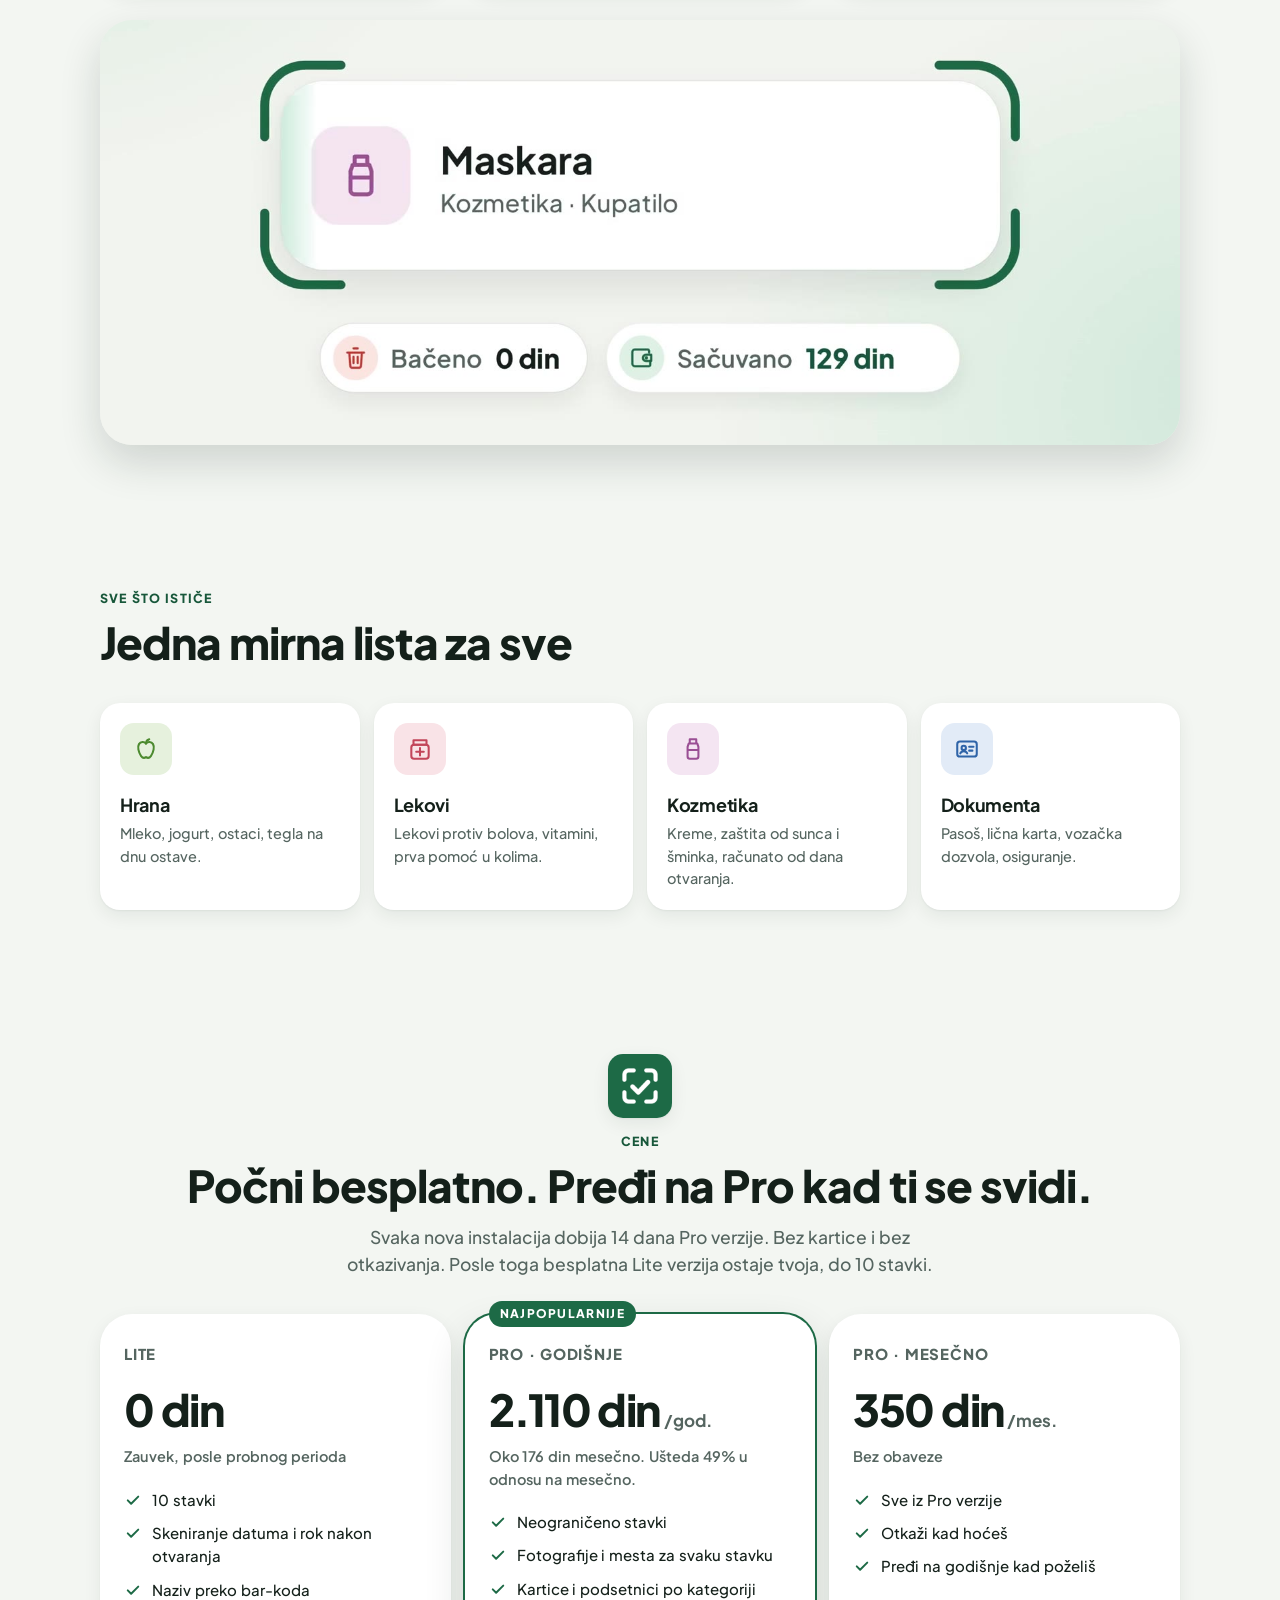
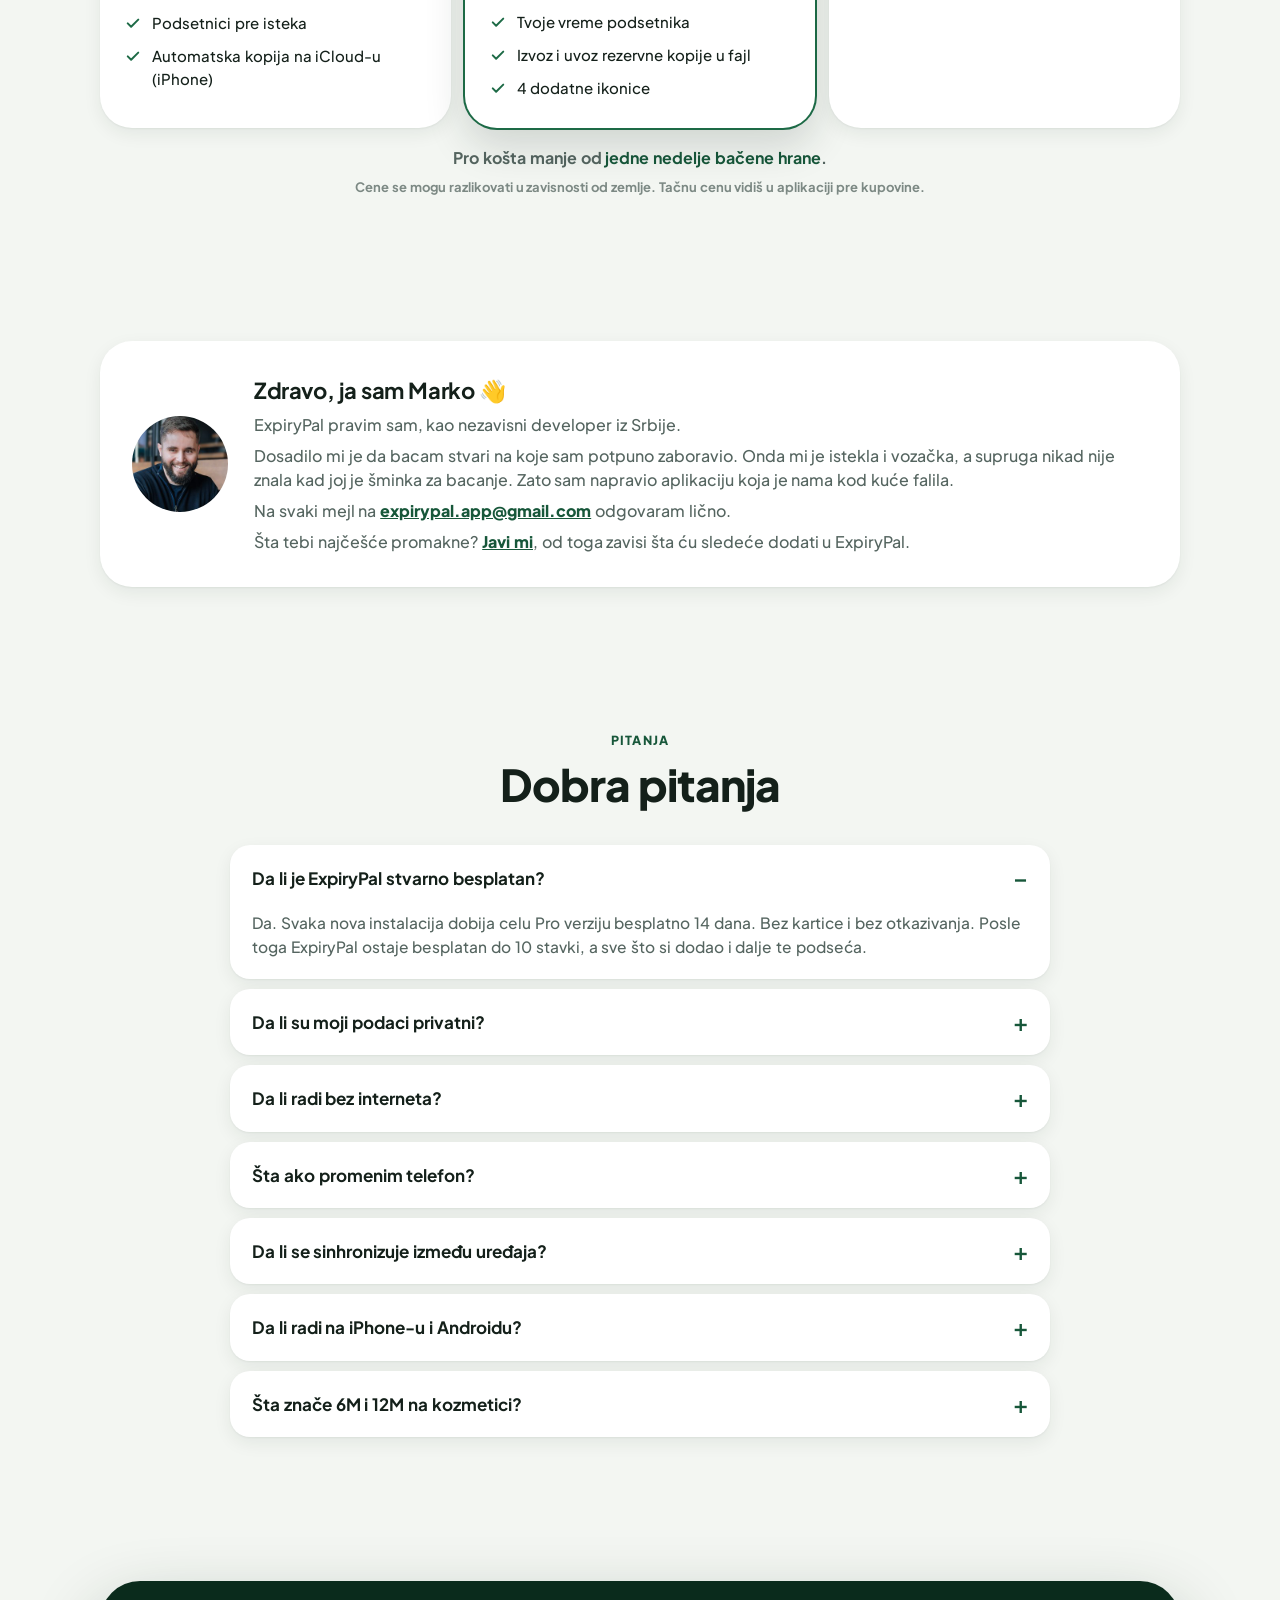
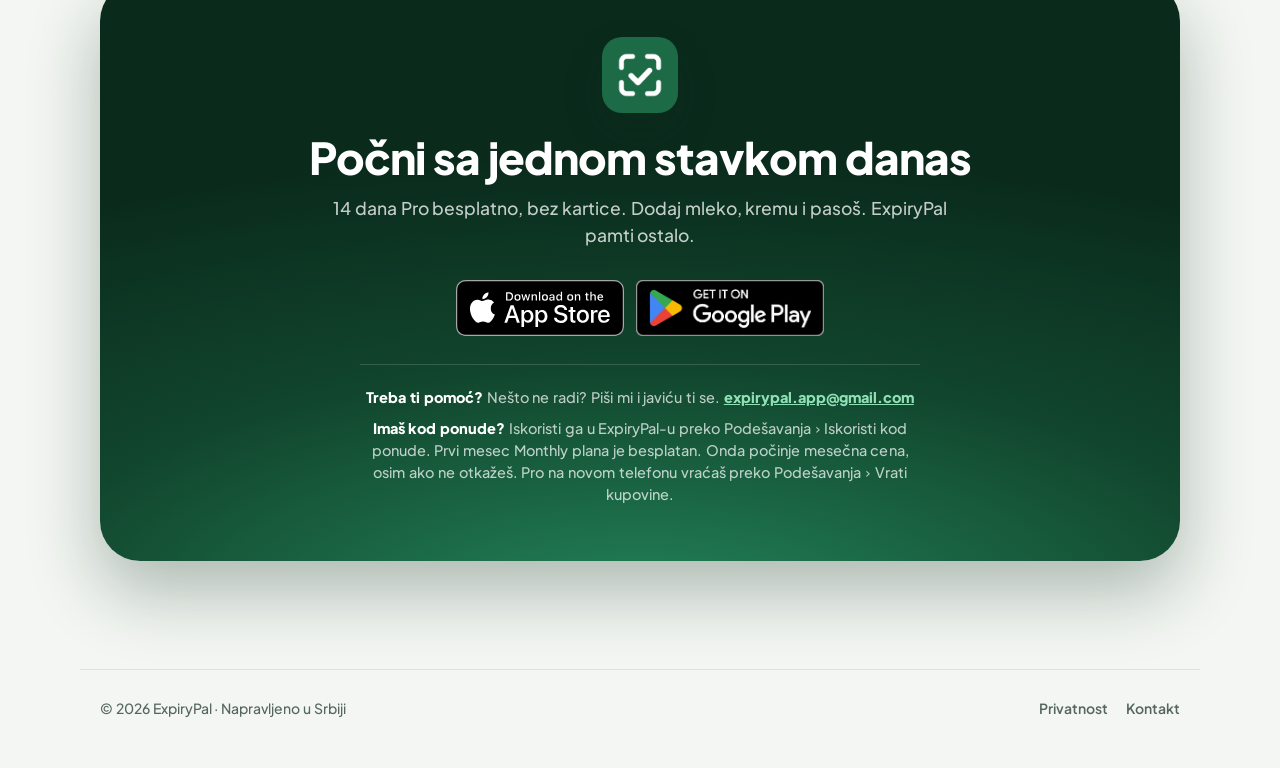
<file: sr/index.html>
<!DOCTYPE html>
<html lang="sr">
<head>
  <meta charset="utf-8">
  <meta name="viewport" content="width=device-width, initial-scale=1">
  <title>ExpiryPal – Saznaj pre nego što istekne</title>
  <meta name="description" content="Podsetnik za rok trajanja hrane, šminke, lekova i dokumenata. Skeniraj datum, dobij podsetnik i prestani da bacaš ono što si platio. 14 dana Pro besplatno, zatim besplatno za 10 stavki.">
  <meta property="og:title" content="ExpiryPal – Saznaj pre nego što istekne">
  <meta property="og:description" content="Podsetnik za rok trajanja hrane, šminke, lekova i dokumenata. Skeniraj datum, dobij podsetnik i prestani da bacaš ono što si platio. 14 dana Pro besplatno, zatim besplatno za 10 stavki.">
  <meta property="og:image" content="https://expirypal.app/assets/og-sr.png">
  <meta name="theme-color" content="#0a2b1c" media="(prefers-color-scheme: light)">
  <meta name="theme-color" content="#0a2b1c" media="(prefers-color-scheme: dark)">
  <link rel="icon" href="/assets/icon-green.png">
  <link rel="apple-touch-icon" href="/assets/icon-green.png">
  <link rel="preload" href="/assets/fonts/PlusJakartaSans-ExtraBold.woff" as="font" type="font/woff" crossorigin>
  <link rel="alternate" hreflang="en" href="https://expirypal.app/">
  <link rel="alternate" hreflang="sr" href="https://expirypal.app/sr/">
  <link rel="alternate" hreflang="ru" href="https://expirypal.app/ru/">
  <link rel="alternate" hreflang="x-default" href="https://expirypal.app/">
  <link rel="stylesheet" href="/assets/site.css?v=8">
  <!-- Cookieless, privacy-friendly site analytics (Plausible). Separate from the app. -->
  <!-- <script defer data-domain="expirypal.app" src="https://plausible.io/js/script.js"></script> -->
</head>
<body><header class="top onhero"><div class="wrap"><a class="brand" href="/"><img src="/assets/icon-green.png" alt="">ExpiryPal</a><nav class="nav"><a href="#how">Kako radi</a><a href="#pricing">Cene</a><a href="#faq">Pitanja</a><a href="#get">Podrška</a></nav><div class="lang" role="navigation" aria-label="Language"><a href="/" hreflang="en" lang="en">EN</a><a href="/sr/" class=on hreflang="sr" lang="sr">SR</a><a href="/ru/" hreflang="ru" lang="ru">RU</a></div><a class="btn sm" href="#get" style="margin-left:10px">Preuzmi</a></div></header><main><section class="hero lh"><div class="wrap lh-copy"><h1>Saznaj pre nego<br><span>što istekne.</span></h1><p class="lead">Skeniraj datum jednom. ExpiryPal te podseti pre nego što mleko, maskara ili pasoš isteknu.</p><div class="badges"><a class="sbadge" href="https://apps.apple.com/app/id6821722011?pt=129595375&ct=website&mt=8"><img src="/assets/badge-app-store.svg" alt="Preuzmi sa App Store-a" width="168" height="56"></a><a class="sbadge" href="https://play.google.com/store/apps/details?id=com.expirypal.app&referrer=utm_source%3Dwebsite%26utm_medium%3Dsite"><img src="/assets/badge-google-play.png" alt="Preuzmi na Google Play-u" width="188" height="56"></a></div><div class="assure"><span><svg class="ic " width="16" height="16" viewBox="0 0 24 24" fill="none" stroke="currentColor" stroke-width="2.6" stroke-linecap="round" stroke-linejoin="round" aria-hidden="true"><path d="M5 12.5l4.5 4.5L19 7.5"/></svg>14 dana Pro besplatno</span><span><svg class="ic " width="16" height="16" viewBox="0 0 24 24" fill="none" stroke="currentColor" stroke-width="2.6" stroke-linecap="round" stroke-linejoin="round" aria-hidden="true"><path d="M5 12.5l4.5 4.5L19 7.5"/></svg>Bez naloga</span><span><svg class="ic " width="16" height="16" viewBox="0 0 24 24" fill="none" stroke="currentColor" stroke-width="2.6" stroke-linecap="round" stroke-linejoin="round" aria-hidden="true"><path d="M5 12.5l4.5 4.5L19 7.5"/></svg>Bez praćenja za reklame</span></div></div><div class="lh-stage" aria-hidden="true"><div class="iph"><i class="hb act"></i><i class="hb vu"></i><i class="hb vd"></i><i class="hb pw"></i><div class="bez"><div class="scr"><div class="isl"></div><div class="sb"><span>9:41</span><span class="r"><svg width="18" height="12" viewBox="0 0 18 12" fill="#fff"><rect x="0" y="8" width="3" height="4" rx="1"/><rect x="5" y="5.5" width="3" height="6.5" rx="1"/><rect x="10" y="3" width="3" height="9" rx="1"/><rect x="15" y="0" width="3" height="12" rx="1"/></svg><svg width="16" height="12" viewBox="0 0 16 12" fill="#fff"><path d="M8 2.2c2.4 0 4.6.9 6.2 2.5l1.3-1.3A10.6 10.6 0 0 0 8 .4 10.6 10.6 0 0 0 .5 3.4l1.3 1.3A8.8 8.8 0 0 1 8 2.2zm0 3.6c1.4 0 2.7.5 3.7 1.5l1.3-1.3A7 7 0 0 0 8 4a7 7 0 0 0-5 2l1.3 1.3c1-1 2.3-1.5 3.7-1.5zM8 9.4l-2 2 2 .6 2-.6z"/></svg><svg width="27" height="13" viewBox="0 0 27 13"><rect x=".5" y=".5" width="23" height="12" rx="3.5" fill="none" stroke="rgba(255,255,255,.5)"/><rect x="2" y="2" width="18" height="9" rx="2" fill="#fff"/><rect x="24.5" y="4.5" width="2" height="4" rx="1" fill="rgba(255,255,255,.5)"/></svg></span></div><svg class="lk" width="16" height="20" viewBox="0 0 16 20" fill="#fff"><rect x="1" y="8" width="14" height="11" rx="3"/><path d="M4 8V6a4 4 0 0 1 8 0v2" fill="none" stroke="#fff" stroke-width="2"/></svg><div class="dt">ponedeljak, 10. novembar</div><div class="clk">9:41</div><div class="stack"><div class="nt"><img src="/assets/icon-green.png" alt=""><div class="tx"><div class="h"><span>Sveže mleko ističe za 2 dana</span><span>sada</span></div><p>Mesto: Frižider</p></div></div><div class="nt"><img src="/assets/icon-green.png" alt=""><div class="tx"><div class="h"><span>Maskara: rok je istekao</span><span>8:00</span></div><p>Mesto: Kupatilo</p></div></div><div class="grp"><div class="nt"><img src="/assets/icon-green.png" alt=""><div class="tx"><div class="h"><span>Pasoš ističe za 5 meseci</span><span>ned</span></div><p>Vreme je da zakažeš obnovu.</p></div></div><i class="gh"></i><i class="gh g2"></i></div></div><div class="qa l"><svg width="20" height="22" viewBox="0 0 20 24" fill="#fff"><path d="M5 1h10v5l-3 4v12H8V10L5 6z"/></svg></div><div class="qa r"><svg width="24" height="20" viewBox="0 0 24 20" fill="none" stroke="#fff" stroke-width="2"><path d="M3 5h4l2-3h6l2 3h4v13H3z"/><circle cx="12" cy="11" r="4"/></svg></div><div class="hm"></div></div></div></div></div></section><section id="cost"><div class="wrap"><div class="head"><div class="kicker">Cena zaboravljanja</div><h2>Svaka istekla stvar je novac koji si već potrošio</h2><p class="sub">Nikad nije jedan veliki gubitak. Ovde jogurt, tamo krema, a pasoš u najgorem mogućem trenutku.</p></div><div class="costs"><div class="cost"><div class="thumb"><svg viewBox="0 0 56 56" width="100%" height="100%" preserveAspectRatio="xMidYMid slice"><rect width="56" height="56" fill="#f3e3d3"/><path d="M15 21h26l-3 22a3 3 0 0 1-3 2.6H21A3 3 0 0 1 18 43z" fill="#fff"/><rect x="13" y="16" width="30" height="6" rx="3" fill="#d9534f"/><path d="M17 29h22l-.8 6H17.8z" fill="#f1b7b0"/></svg></div><div><div class="amt">150 din</div><p>Jogurt na dnu frižidera, nađen nedelju dana prekasno.</p></div></div><div class="cost"><div class="thumb"><svg viewBox="0 0 56 56" width="100%" height="100%"><rect width="56" height="56" fill="#f6dde6"/><g transform="rotate(-35 28 28)"><rect x="10" y="23.5" width="22" height="9" rx="4.5" fill="#2b2230"/><rect x="31" y="24.5" width="3" height="7" rx="1" fill="#c9a24a"/><rect x="34" y="23" width="14" height="10" rx="3" fill="#d4497a"/></g></svg></div><div><div class="amt">1.750 din</div><p>Maskara koju si otvorila prošlog proleća i više nisi sigurna u nju.</p></div></div><div class="cost"><div class="thumb"><svg viewBox="0 0 56 56" width="100%" height="100%" preserveAspectRatio="xMidYMid slice"><rect width="56" height="56" fill="#dfe4ea"/><rect x="16" y="10" width="25" height="36" rx="3" fill="#7b2231"/><circle cx="28.5" cy="25" r="6" fill="none" stroke="#e2bf6a" stroke-width="1.6"/><rect x="21" y="36" width="15" height="2" rx="1" fill="#e2bf6a"/></svg></div><div><div class="amt">Putovanje</div><p>Pasoš koji je istekao pre čekiranja.</p></div></div></div><div class="calc"><div class="box"><h3>Šta obično baciš?</h3><label class="opt"><input type="checkbox" data-y="9100" checked>Mleko ili jogurt, otprilike jednom nedeljno<span class="p">~175 din/kom.</span></label><label class="opt"><input type="checkbox" data-y="18200" checked>Povrće ili ostaci hrane, dva puta nedeljno<span class="p">~175 din/kom.</span></label><label class="opt"><input type="checkbox" data-y="5250">Krema ili šminka, na svakih par meseci<span class="p">~1.750 din/kom.</span></label><label class="opt"><input type="checkbox" data-y="1880">Lekovi kojima je istekao rok, par puta godišnje<span class="p">~940 din/kom.</span></label><p class="fine">Gruba procena na osnovu tvojih izbora i uobičajenih cena u prodavnicama. Tvoje mogu da se razlikuju.</p></div><div class="box result"><div class="k">Možda bacaš</div><div class="big" id="total">27.300 din</div><p>godišnje na stvari koje si zaboravio.</p><div class="vs">ExpiryPal Pro košta oko 2.110 din godišnje.</div></div></div></div></section><section id="why"><div class="wrap"><div class="head center"><div class="kicker">Zar nije dovoljan kalendar?</div><h2>Kalendar ne zna kad ti ističe krema</h2><p class="sub">Većina se oslanja na pamćenje, proveru mirisom ili podsetnik u kalendaru. Evo šta tu promakne.</p></div><div class="compare"><table><tr><th></th><th class="me">ExpiryPal</th><th>Kalendar</th><th>Pamćenje<span class="hide-m">  i miris</span></th></tr><tr><td>Čita datum sa pakovanja</td><td class="me"><span class="y"><svg class="ic " width="20" height="20" viewBox="0 0 24 24" fill="none" stroke="currentColor" stroke-width="2.8" stroke-linecap="round" stroke-linejoin="round" aria-hidden="true"><path d="M5 12.5l4.5 4.5L19 7.5"/></svg></span></td><td><span class="n">–</span></td><td><span class="n">–</span></td></tr><tr><td>Broji mesece od otvaranja (6M, 12M)</td><td class="me"><span class="y"><svg class="ic " width="20" height="20" viewBox="0 0 24 24" fill="none" stroke="currentColor" stroke-width="2.8" stroke-linecap="round" stroke-linejoin="round" aria-hidden="true"><path d="M5 12.5l4.5 4.5L19 7.5"/></svg></span></td><td><span class="n">–</span></td><td><span class="n">–</span></td></tr><tr><td>Podseti te pre nego što bude kasno</td><td class="me"><span class="y"><svg class="ic " width="20" height="20" viewBox="0 0 24 24" fill="none" stroke="currentColor" stroke-width="2.8" stroke-linecap="round" stroke-linejoin="round" aria-hidden="true"><path d="M5 12.5l4.5 4.5L19 7.5"/></svg></span></td><td><span class="half">Ako ga podesiš</span></td><td><span class="n">–</span></td></tr><tr><td>Jedna lista, po broju preostalih dana</td><td class="me"><span class="y"><svg class="ic " width="20" height="20" viewBox="0 0 24 24" fill="none" stroke="currentColor" stroke-width="2.8" stroke-linecap="round" stroke-linejoin="round" aria-hidden="true"><path d="M5 12.5l4.5 4.5L19 7.5"/></svg></span></td><td><span class="n">–</span></td><td><span class="n">–</span></td></tr><tr><td>Hrana, šminka, lekovi i dokumenta</td><td class="me"><span class="y"><svg class="ic " width="20" height="20" viewBox="0 0 24 24" fill="none" stroke="currentColor" stroke-width="2.8" stroke-linecap="round" stroke-linejoin="round" aria-hidden="true"><path d="M5 12.5l4.5 4.5L19 7.5"/></svg></span></td><td><span class="half">Pomešano</span></td><td><span class="half">Delimično</span></td></tr></table></div></div></section><section id="how"><div class="wrap"><div class="head center"><div class="kicker">Kako radi</div><h2>Gotovo za par sekundi</h2></div><div class="steps"><div class="step"><div class="art cam"><div class="vf"><svg width="210" height="92" viewBox="0 0 210 92" fill="none" stroke="#46b67f" stroke-width="4.5" stroke-linecap="round"><path d="M3 26V18A15 15 0 0 1 18 3h12M180 3h12a15 15 0 0 1 15 15v8M207 66v8a15 15 0 0 1-15 15h-12M30 89H18A15 15 0 0 1 3 74v-8"/></svg><span class="hl"></span>EXP 02.10.27</div></div><span class="n">1</span><h3>Skeniraj datum</h3><p>Uperi kameru u odštampan datum. ExpiryPal ga čita na telefonu, ništa se ne šalje.</p></div><div class="step"><div class="art jar"><div class="jars"><div class="jt"><svg width="44" height="44" viewBox="0 0 48 48" fill="none" stroke="currentColor" stroke-width="2.33" stroke-linejoin="round" stroke-linecap="round"><ellipse cx="24" cy="25.5" rx="18" ry="4.5"/><path d="M6 25.5V39A18 4.5 0 0 0 42 39V25.5"/><g transform="rotate(-26 21.5 10.5)"><ellipse cx="21.5" cy="10.5" rx="15.5" ry="3.8"/><path d="M6 10.5v3.4A15.5 3.8 0 0 0 37 13.9v-3.4"/></g><text x="24" y="40" text-anchor="middle" fill="currentColor" stroke="none" style="font:800 12px var(--font-sans);letter-spacing:-.2px">6M</text></svg>6 meseci</div><div class="jt on"><svg width="44" height="44" viewBox="0 0 48 48" fill="none" stroke="currentColor" stroke-width="2.33" stroke-linejoin="round" stroke-linecap="round"><ellipse cx="24" cy="25.5" rx="18" ry="4.5"/><path d="M6 25.5V39A18 4.5 0 0 0 42 39V25.5"/><g transform="rotate(-26 21.5 10.5)"><ellipse cx="21.5" cy="10.5" rx="15.5" ry="3.8"/><path d="M6 10.5v3.4A15.5 3.8 0 0 0 37 13.9v-3.4"/></g><text x="24" y="40" text-anchor="middle" fill="currentColor" stroke="none" style="font:800 10.4px var(--font-sans);letter-spacing:-.2px">12M</text></svg>12 meseci</div><div class="jt"><svg width="44" height="44" viewBox="0 0 48 48" fill="none" stroke="currentColor" stroke-width="2.33" stroke-linejoin="round" stroke-linecap="round"><ellipse cx="24" cy="25.5" rx="18" ry="4.5"/><path d="M6 25.5V39A18 4.5 0 0 0 42 39V25.5"/><g transform="rotate(-26 21.5 10.5)"><ellipse cx="21.5" cy="10.5" rx="15.5" ry="3.8"/><path d="M6 10.5v3.4A15.5 3.8 0 0 0 37 13.9v-3.4"/></g><text x="24" y="40" text-anchor="middle" fill="currentColor" stroke="none" style="font:800 10.4px var(--font-sans);letter-spacing:-.2px">24M</text></svg>24 meseca</div></div></div><span class="n">2</span><h3>Nema datuma? Nakon otvaranja</h3><p>Kreme i šminka imaju simbol otvorenog pakovanja, npr. 12M. Dodirni Nakon otvaranja, izaberi simbol i reci kad si otvorio.</p></div><div class="step"><div class="art bell"><div><div class="note"><img src="/assets/icon-green.png" alt=""><div style="flex:1"><b>ExpiryPal<i>9:00</i></b><span>Sveže mleko ističe za 2 dana.</span></div></div><div class="note"><img src="/assets/icon-green.png" alt=""><div style="flex:1"><b>ExpiryPal<i>Juče</i></b><span>Pasoš ističe za 30 dana.</span></div></div></div></div><span class="n">3</span><h3>Dobij podsetnik</h3><p>Podsetnik stiže pre nego što nešto istekne. Stvari sa istim datumom stižu zajedno, a podsetnik možeš da odložiš za dan.</p></div></div><div style="margin-top:28px"><div class="video"><video src="/assets/expirypal-scan-sr.mp4" autoplay muted loop playsinline preload="metadata" poster="/assets/expirypal-scan-sr-poster.jpg"></video></div></div></div></section><section id="everything"><div class="wrap"><div class="head"><div class="kicker">Sve što ističe</div><h2>Jedna mirna lista za sve</h2></div><div class="cats"><div class="cat"><div class="thumb food"><svg class="ic " width="26" height="26" viewBox="0 0 24 24" fill="none" stroke="currentColor" stroke-width="1.9" stroke-linecap="round" stroke-linejoin="round" aria-hidden="true"><path d="M12 7c-1.5-2-5-2-6.5.5S5 15 7.5 18.5c1.3 1.8 3 2 4.5 1 1.5 1 3.2.8 4.5-1C19 15 20 10 18.5 7.5S13.5 5 12 7z"/><path d="M12 7c0-2 1-3.5 3-4"/></svg></div><h3>Hrana</h3><p>Mleko, jogurt, ostaci, tegla na dnu ostave.</p></div><div class="cat"><div class="thumb medicine"><svg class="ic " width="26" height="26" viewBox="0 0 24 24" fill="none" stroke="currentColor" stroke-width="1.9" stroke-linecap="round" stroke-linejoin="round" aria-hidden="true"><rect x="4" y="8" width="16" height="13" rx="2.5"/><path d="M6 4h12v4H6zM12 11v7M8.5 14.5h7"/></svg></div><h3>Lekovi</h3><p>Lekovi protiv bolova, vitamini, prva pomoć u kolima.</p></div><div class="cat"><div class="thumb cosmetics"><svg class="ic " width="26" height="26" viewBox="0 0 24 24" fill="none" stroke="currentColor" stroke-width="1.9" stroke-linecap="round" stroke-linejoin="round" aria-hidden="true"><path d="M9 3h6v4H9zM8 7h8l1 3v9a2 2 0 0 1-2 2H9a2 2 0 0 1-2-2v-9z"/><path d="M7.5 13h9"/></svg></div><h3>Kozmetika</h3><p>Kreme, zaštita od sunca i šminka, računato od dana otvaranja.</p></div><div class="cat"><div class="thumb documents"><svg class="ic " width="26" height="26" viewBox="0 0 24 24" fill="none" stroke="currentColor" stroke-width="1.9" stroke-linecap="round" stroke-linejoin="round" aria-hidden="true"><rect x="3" y="5" width="18" height="14" rx="2.5"/><circle cx="9" cy="11" r="2"/><path d="M5.8 16c.6-1.4 1.8-2 3.2-2s2.6.6 3.2 2M14 10h4M14 13.5h3"/></svg></div><h3>Dokumenta</h3><p>Pasoš, lična karta, vozačka dozvola, osiguranje.</p></div></div></div></section><section id="pricing"><div class="wrap"><div class="head center"><img class="pmark" src="/assets/icon-green.png" alt="" width="64" height="64"><div class="kicker">Cene</div><h2>Počni besplatno. Pređi na Pro kad ti se svidi.</h2><p class="sub">Svaka nova instalacija dobija 14 dana Pro verzije. Bez kartice i bez otkazivanja. Posle toga besplatna Lite verzija ostaje tvoja, do 10 stavki.</p></div><div class="plans"><div class="plan"><div class="nm">Lite</div><div class="price">0 din</div><div class="per">Zauvek, posle probnog perioda</div><ul><li><svg class="ic " width="18" height="18" viewBox="0 0 24 24" fill="none" stroke="currentColor" stroke-width="2.6" stroke-linecap="round" stroke-linejoin="round" aria-hidden="true"><path d="M5 12.5l4.5 4.5L19 7.5"/></svg>10 stavki</li><li><svg class="ic " width="18" height="18" viewBox="0 0 24 24" fill="none" stroke="currentColor" stroke-width="2.6" stroke-linecap="round" stroke-linejoin="round" aria-hidden="true"><path d="M5 12.5l4.5 4.5L19 7.5"/></svg>Skeniranje datuma i rok nakon otvaranja</li><li><svg class="ic " width="18" height="18" viewBox="0 0 24 24" fill="none" stroke="currentColor" stroke-width="2.6" stroke-linecap="round" stroke-linejoin="round" aria-hidden="true"><path d="M5 12.5l4.5 4.5L19 7.5"/></svg>Naziv preko bar-koda</li><li><svg class="ic " width="18" height="18" viewBox="0 0 24 24" fill="none" stroke="currentColor" stroke-width="2.6" stroke-linecap="round" stroke-linejoin="round" aria-hidden="true"><path d="M5 12.5l4.5 4.5L19 7.5"/></svg>Podsetnici pre isteka</li><li><svg class="ic " width="18" height="18" viewBox="0 0 24 24" fill="none" stroke="currentColor" stroke-width="2.6" stroke-linecap="round" stroke-linejoin="round" aria-hidden="true"><path d="M5 12.5l4.5 4.5L19 7.5"/></svg>Automatska kopija na iCloud-u (iPhone)</li></ul></div><div class="plan best"><span class="tag gold-pill">NAJPOPULARNIJE</span><div class="nm">Pro · Godišnje</div><div class="price">2.110 din<small>  /god.</small></div><div class="per">Oko 176 din mesečno. Ušteda 49% u odnosu na mesečno.</div><ul><li><svg class="ic " width="18" height="18" viewBox="0 0 24 24" fill="none" stroke="currentColor" stroke-width="2.6" stroke-linecap="round" stroke-linejoin="round" aria-hidden="true"><path d="M5 12.5l4.5 4.5L19 7.5"/></svg>Neograničeno stavki</li><li><svg class="ic " width="18" height="18" viewBox="0 0 24 24" fill="none" stroke="currentColor" stroke-width="2.6" stroke-linecap="round" stroke-linejoin="round" aria-hidden="true"><path d="M5 12.5l4.5 4.5L19 7.5"/></svg>Fotografije i mesta za svaku stavku</li><li><svg class="ic " width="18" height="18" viewBox="0 0 24 24" fill="none" stroke="currentColor" stroke-width="2.6" stroke-linecap="round" stroke-linejoin="round" aria-hidden="true"><path d="M5 12.5l4.5 4.5L19 7.5"/></svg>Kartice i podsetnici po kategoriji</li><li><svg class="ic " width="18" height="18" viewBox="0 0 24 24" fill="none" stroke="currentColor" stroke-width="2.6" stroke-linecap="round" stroke-linejoin="round" aria-hidden="true"><path d="M5 12.5l4.5 4.5L19 7.5"/></svg>Tvoje vreme podsetnika</li><li><svg class="ic " width="18" height="18" viewBox="0 0 24 24" fill="none" stroke="currentColor" stroke-width="2.6" stroke-linecap="round" stroke-linejoin="round" aria-hidden="true"><path d="M5 12.5l4.5 4.5L19 7.5"/></svg>Izvoz i uvoz rezervne kopije u fajl</li><li><svg class="ic " width="18" height="18" viewBox="0 0 24 24" fill="none" stroke="currentColor" stroke-width="2.6" stroke-linecap="round" stroke-linejoin="round" aria-hidden="true"><path d="M5 12.5l4.5 4.5L19 7.5"/></svg>4 dodatne ikonice</li></ul></div><div class="plan"><div class="nm">Pro · Mesečno</div><div class="price">350 din<small>  /mes.</small></div><div class="per">Bez obaveze</div><ul><li><svg class="ic " width="18" height="18" viewBox="0 0 24 24" fill="none" stroke="currentColor" stroke-width="2.6" stroke-linecap="round" stroke-linejoin="round" aria-hidden="true"><path d="M5 12.5l4.5 4.5L19 7.5"/></svg>Sve iz Pro verzije</li><li><svg class="ic " width="18" height="18" viewBox="0 0 24 24" fill="none" stroke="currentColor" stroke-width="2.6" stroke-linecap="round" stroke-linejoin="round" aria-hidden="true"><path d="M5 12.5l4.5 4.5L19 7.5"/></svg>Otkaži kad hoćeš</li><li><svg class="ic " width="18" height="18" viewBox="0 0 24 24" fill="none" stroke="currentColor" stroke-width="2.6" stroke-linecap="round" stroke-linejoin="round" aria-hidden="true"><path d="M5 12.5l4.5 4.5L19 7.5"/></svg>Pređi na godišnje kad poželiš</li></ul></div></div><p class="value">Pro košta manje od <b>jedne nedelje bačene hrane</b>.</p><p class="value" style="font-size:13px;opacity:.75;margin-top:6px">Cene se mogu razlikovati u zavisnosti od zemlje. Tačnu cenu vidiš u aplikaciji pre kupovine.</p></div></section><section id="maker"><div class="wrap"><div class="maker"><img class="avatar" src="/assets/marko.jpg" alt="Marko Krstanović, autor aplikacije ExpiryPal" width="96" height="96" loading="lazy"><div><h3>Zdravo, ja sam Marko 👋</h3><p>ExpiryPal pravim sam, kao nezavisni developer iz Srbije.</p><p>Dosadilo mi je da bacam stvari na koje sam potpuno zaboravio. Onda mi je istekla i vozačka, a supruga nikad nije znala kad joj je šminka za bacanje. Zato sam napravio aplikaciju koja je nama kod kuće falila.</p><p>Na svaki mejl na <a href="mailto:expirypal.app@gmail.com">expirypal.app@gmail.com</a> odgovaram lično.</p><p>Šta tebi najčešće promakne? <a href="mailto:expirypal.app@gmail.com?subject=Sta%20mi%20najcesce%20promakne">Javi mi</a>, od toga zavisi šta ću sledeće dodati u ExpiryPal.</p></div></div></div></section><section id="faq"><div class="wrap"><div class="head center"><div class="kicker">Pitanja</div><h2>Dobra pitanja</h2></div><div class="faq" style="max-width:820px;margin:0 auto"><details open><summary>Da li je ExpiryPal stvarno besplatan?</summary><p>Da. Svaka nova instalacija dobija celu Pro verziju besplatno 14 dana. Bez kartice i bez otkazivanja. Posle toga ExpiryPal ostaje besplatan do 10 stavki, a sve što si dodao i dalje te podseća.</p></details><details><summary>Da li su moji podaci privatni?</summary><p>Da. Nema naloga, datumi se čitaju na uređaju i mi nikad ne vidimo tvoje stavke ni fotografije. Aplikacija nema trackere za reklame ni analitiku. Za pretplate deli anonimni ID i nekoliko podataka o aplikaciji sa RevenueCat-om, a bar-kod koji skeniraš traži se u javnim bazama proizvoda. Pročitaj <a href="/privacy.html" hreflang="en">politiku privatnosti</a> (na engleskom).</p></details><details><summary>Da li radi bez interneta?</summary><p>Da. Datumi se čitaju na telefonu i podsetnici se zakazuju na telefonu, pa internet nije potreban. Samo traženje naziva preko bar-koda traži vezu.</p></details><details><summary>Šta ako promenim telefon?</summary><p>Na iPhone-u ExpiryPal čuva kopiju tvoje liste (bez fotografija) na tvom iCloud-u i nudi da je vrati kad prvi put otvoriš aplikaciju na novom iPhone-u. Na svakom telefonu Pro može i da izveze stavke u fajl. Pro vraćaš preko Podešavanja › Vrati kupovine.</p></details><details><summary>Da li se sinhronizuje između uređaja?</summary><p>Ne uživo. Nema naloga, pa svaki telefon ima svoju listu. Na iPhone-u se kopija na iCloud-u koristi da vrati listu na novom telefonu, a ne da istovremeno sinhronizuje dva telefona.</p></details><details><summary>Da li radi na iPhone-u i Androidu?</summary><p>Da, ExpiryPal je na App Store-u i Google Play-u.</p></details><details><summary>Šta znače 6M i 12M na kozmetici?</summary><p>To je simbol roka nakon otvaranja: mala otvorena krema sa brojem meseci. 12M znači da proizvod upotrebiš u roku od 12 meseci od otvaranja. Izaberi simbol u ExpiryPal-u, reci kad si otvorio i on izračuna datum.</p></details></div></div></section><section id="get"><div class="wrap"><div class="cta"><img class="logo" src="/assets/icon-green.png" alt=""><h2>Počni sa jednom stavkom danas</h2><p class="sub" style="margin:0 auto">14 dana Pro besplatno, bez kartice. Dodaj mleko, kremu i pasoš. ExpiryPal pamti ostalo.</p><div class="badges"><a class="sbadge" href="https://apps.apple.com/app/id6821722011?pt=129595375&ct=website&mt=8"><img src="/assets/badge-app-store.svg" alt="Preuzmi sa App Store-a" width="168" height="56"></a><a class="sbadge" href="https://play.google.com/store/apps/details?id=com.expirypal.app&referrer=utm_source%3Dwebsite%26utm_medium%3Dsite"><img src="/assets/badge-google-play.png" alt="Preuzmi na Google Play-u" width="188" height="56"></a></div><div class="cta-more"><p><b>Treba ti pomoć?</b> Nešto ne radi? Piši mi i javiću ti se. <a href="mailto:expirypal.app@gmail.com">expirypal.app@gmail.com</a></p><p><b>Imaš kod ponude?</b> Iskoristi ga u ExpiryPal-u preko Podešavanja › Iskoristi kod ponude. Prvi mesec Monthly plana je besplatan. Onda počinje mesečna cena, osim ako ne otkažeš. Pro na novom telefonu vraćaš preko Podešavanja › Vrati kupovine.</p></div></div></div></section></main><footer><div class="wrap"><span>© 2026 ExpiryPal · Napravljeno u Srbiji</span><div class="links"><a href="/privacy.html" hreflang="en">Privatnost</a><a href="mailto:expirypal.app@gmail.com">Kontakt</a></div></div></footer><script>(function(){var t=document.querySelector(".top");if(!t)return;var h=document.querySelector(".hero.lh");function f(){t.classList.toggle("scrolled",window.scrollY>4);t.classList.toggle("onhero",!!h&&window.scrollY<h.offsetHeight-40)}f();window.addEventListener("scroll",f,{passive:true})})();</script><script>(function(){var b=document.querySelectorAll('.calc input'),t=document.getElementById('total');function u(){var s=0;b.forEach(function(i){if(i.checked)s+=+i.dataset.y});t.textContent=s.toString().replace(/\B(?=(\d{3})+(?!\d))/g,'.')+' din'}b.forEach(function(i){i.addEventListener('change',u)});u()})();</script></body>
</html>
</file>
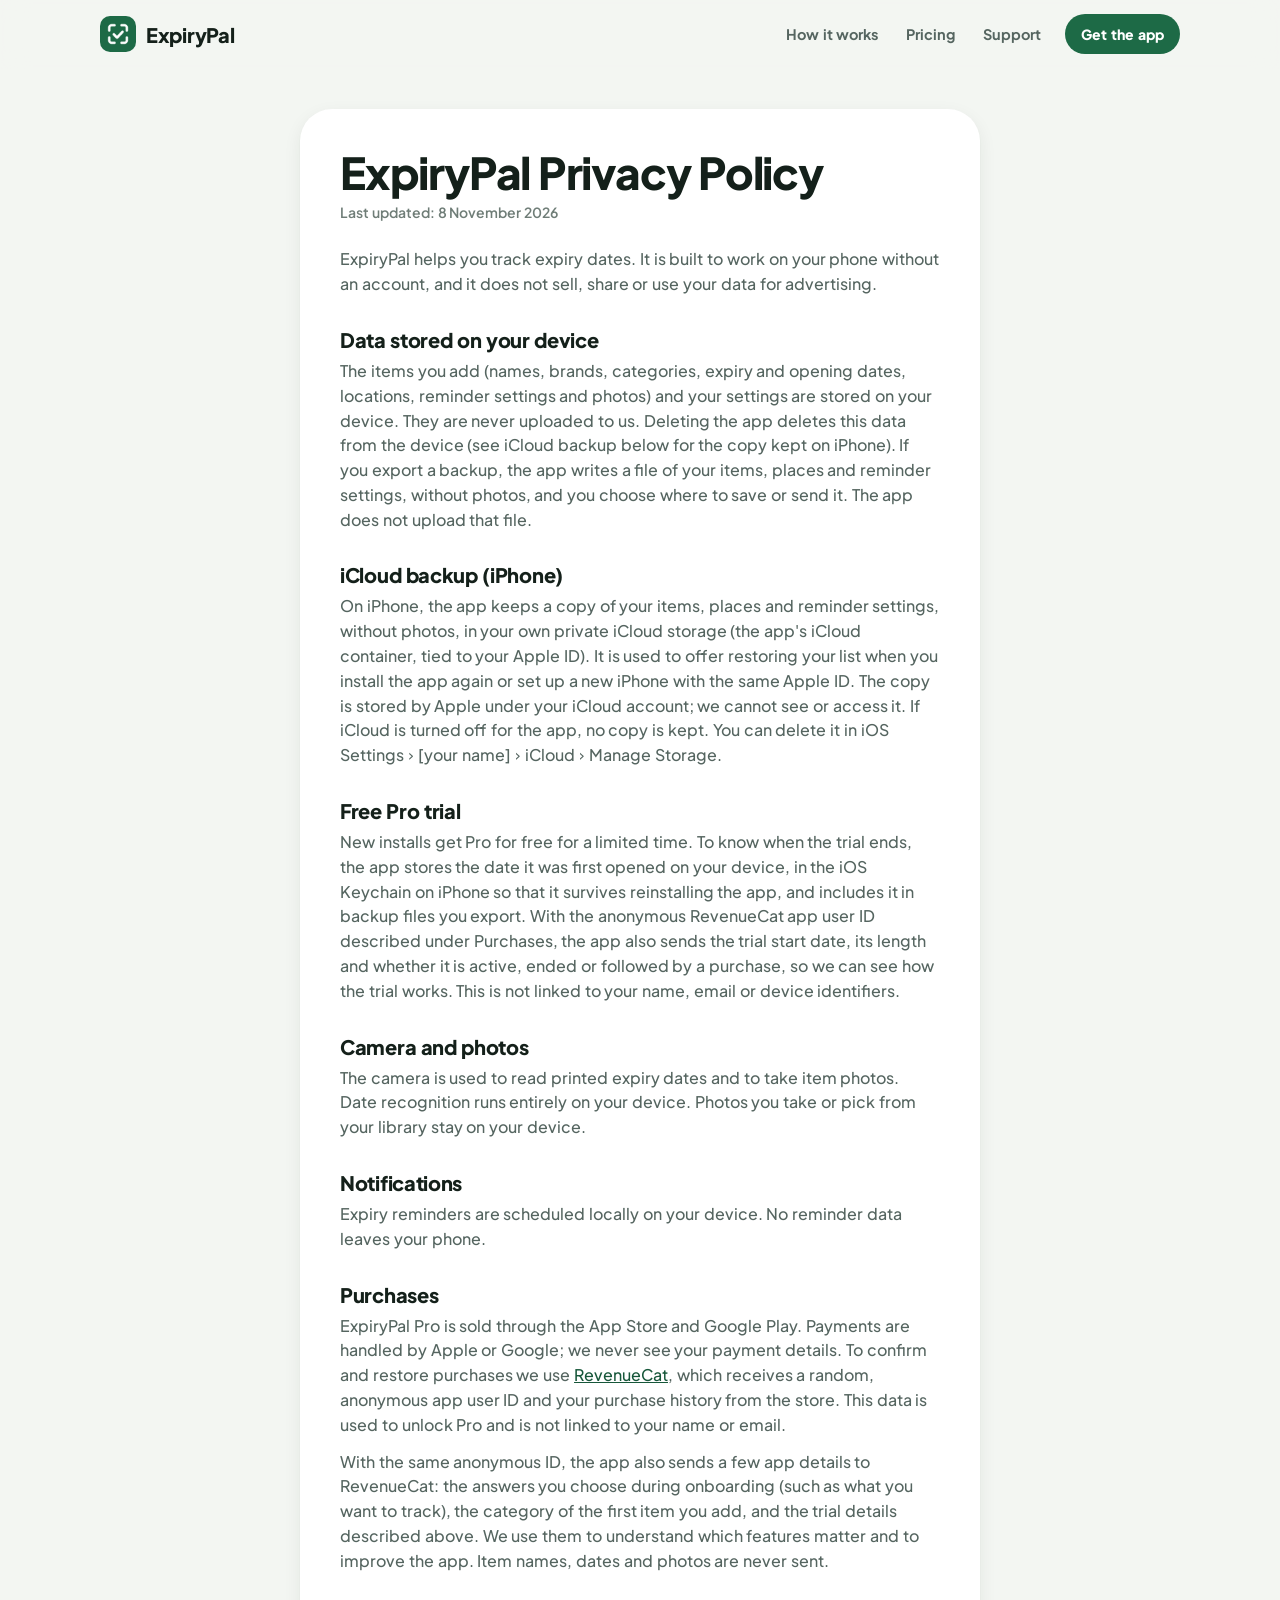
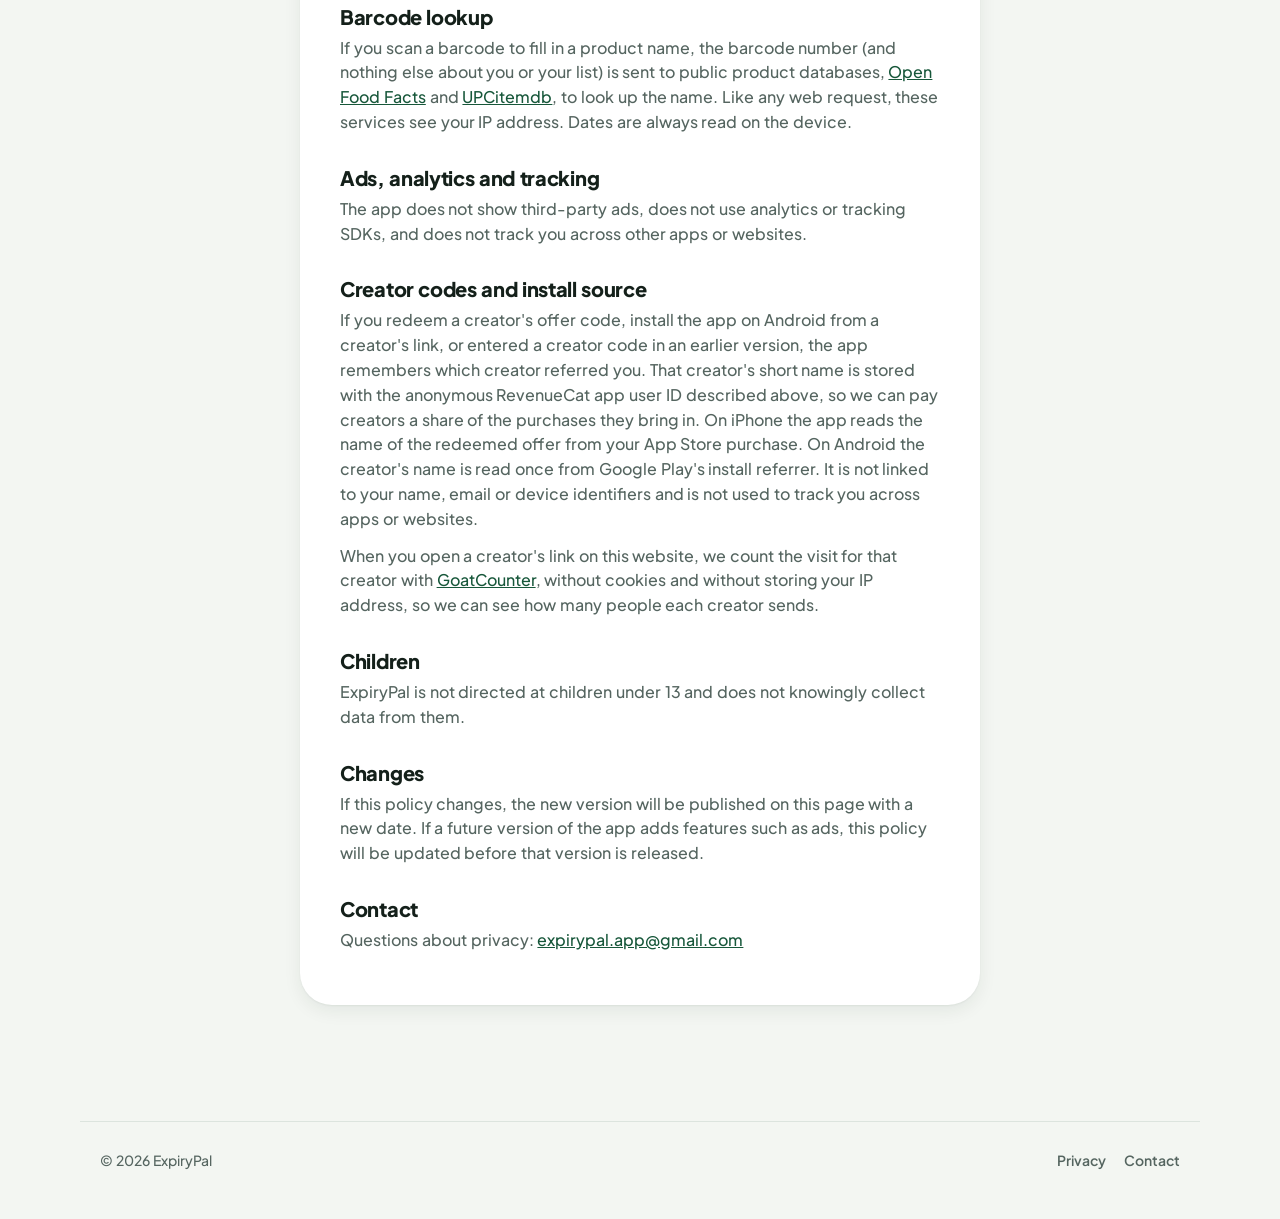
<file: privacy.html>
<!DOCTYPE html>
<html lang="en">
<head>
  <meta charset="utf-8">
  <meta name="viewport" content="width=device-width, initial-scale=1">
  <title>ExpiryPal – Privacy Policy</title>
  <meta name="description" content="How ExpiryPal handles your data: everything stays on your phone.">
  <meta property="og:title" content="ExpiryPal – Privacy Policy">
  <meta property="og:description" content="How ExpiryPal handles your data: everything stays on your phone.">
  <meta property="og:image" content="https://expirypal.app/assets/og.png">
  <meta name="theme-color" content="#f3f6f2" media="(prefers-color-scheme: light)">
  <meta name="theme-color" content="#0e1311" media="(prefers-color-scheme: dark)">
  <link rel="icon" href="/assets/icon-green.png">
  <link rel="apple-touch-icon" href="/assets/icon-green.png">
  <link rel="preload" href="/assets/fonts/PlusJakartaSans-ExtraBold.woff" as="font" type="font/woff" crossorigin>
  <link rel="stylesheet" href="/assets/site.css?v=7">
</head>
<body><header class="top"><div class="wrap"><a class="brand" href="/"><img src="/assets/icon-green.png" alt="">ExpiryPal</a><nav class="nav"><a href="/#how">How it works</a><a href="/#pricing">Pricing</a><a href="/#get">Support</a></nav><a class="btn sm" href="/#get">Get the app</a></div></header><main class="page"><article class="doc">
<h1>ExpiryPal Privacy Policy</h1>
  <p class="meta">Last updated: 8 November 2026</p>

  <p>ExpiryPal helps you track expiry dates. It is built to work on your phone without an account, and it does
    not sell, share or use your data for advertising.</p>

  <h2>Data stored on your device</h2>
  <p>The items you add (names, brands, categories, expiry and opening dates, locations, reminder settings and photos) and your settings
    are stored on your device. They are never uploaded to us. Deleting the app deletes this data from the device
    (see iCloud backup below for the copy kept on iPhone). If you export a backup, the app writes a file of your items, places and reminder settings, without
    photos, and you choose where to save or send it. The app does not upload that file.</p>

  <h2>iCloud backup (iPhone)</h2>
  <p>On iPhone, the app keeps a copy of your items, places and reminder settings, without photos, in your own
    private iCloud storage (the app's iCloud container, tied to your Apple ID). It is used to offer restoring your
    list when you install the app again or set up a new iPhone with the same Apple ID. The copy is stored by Apple
    under your iCloud account; we cannot see or access it. If iCloud is turned off for the app, no copy is kept.
    You can delete it in iOS Settings › [your name] › iCloud › Manage Storage.</p>

  <h2>Free Pro trial</h2>
  <p>New installs get Pro for free for a limited time. To know when the trial ends, the app stores the date it was
    first opened on your device, in the iOS Keychain on iPhone so that it survives reinstalling the app, and includes it
    in backup files you export. With the anonymous RevenueCat app user ID described under Purchases, the app also
    sends the trial start date, its length and whether it is active, ended or followed by a purchase, so we can see how
    the trial works. This is not linked to your name, email or device identifiers.</p>

  <h2>Camera and photos</h2>
  <p>The camera is used to read printed expiry dates and to take item photos. Date recognition runs entirely on your
    device. Photos you take or pick from your library stay on your device.</p>

  <h2>Notifications</h2>
  <p>Expiry reminders are scheduled locally on your device. No reminder data leaves your phone.</p>

  <h2>Purchases</h2>
  <p>ExpiryPal Pro is sold through the App Store and Google Play. Payments are handled by Apple or Google; we
    never see your payment details. To confirm and restore purchases we use
    <a href="https://www.revenuecat.com/privacy">RevenueCat</a>, which receives a random, anonymous app user ID and
    your purchase history from the store. This data is used to unlock Pro and is not linked to your name or
    email.</p>
  <p>With the same anonymous ID, the app also sends a few app details to RevenueCat: the answers you choose during
    onboarding (such as what you want to track), the category of the first item you
    add, and the trial details described above. We use them to understand which features matter and to improve the
    app. Item names, dates and photos are never sent.</p>

  <h2>Barcode lookup</h2>
  <p>If you scan a barcode to fill in a product name, the barcode number (and nothing else about you or your list)
    is sent to public product databases, <a href="https://world.openfoodfacts.org/privacy">Open Food Facts</a> and
    <a href="https://www.upcitemdb.com/">UPCitemdb</a>, to look up the name. Like any web request, these services
    see your IP address. Dates are always read on the device.</p>

  <h2>Ads, analytics and tracking</h2>
  <p>The app does not show third-party ads, does not use analytics or tracking SDKs, and does not track you across
    other apps or websites.</p>

  <h2>Creator codes and install source</h2>
  <p>If you redeem a creator's offer code, install the app on Android from a creator's link, or entered a creator
    code in an earlier version, the app remembers which creator referred you. That creator's short name is stored
    with the anonymous RevenueCat app user ID described above, so we can pay creators a share of the purchases they
    bring in. On iPhone the app reads the name of the redeemed offer from your App Store purchase. On Android the
    creator's name is read once from Google Play's install referrer. It is not linked to your name, email or device
    identifiers and is not used to track you across apps or websites.</p>
  <p>When you open a creator's link on this website, we count the visit for that creator with
    <a href="https://www.goatcounter.com/help/privacy">GoatCounter</a>, without cookies and without storing your IP
    address, so we can see how many people each creator sends.</p>

  <h2>Children</h2>
  <p>ExpiryPal is not directed at children under 13 and does not knowingly collect data from them.</p>

  <h2>Changes</h2>
  <p>If this policy changes, the new version will be published on this page with a new date. If a future version of
    the app adds features such as ads, this policy will be updated before that version is released.</p>

  <h2>Contact</h2>
  <p>Questions about privacy: <a href="mailto:expirypal.app@gmail.com">expirypal.app@gmail.com</a></p>
</article></main><footer><div class="wrap"><span>© 2026 ExpiryPal</span><div class="links"><a href="/privacy.html">Privacy</a><a href="mailto:expirypal.app@gmail.com">Contact</a></div></div></footer><script>(function(){var t=document.querySelector(".top");if(!t)return;function f(){t.classList.toggle("scrolled",window.scrollY>4)}f();window.addEventListener("scroll",f,{passive:true})})();</script></body>
</html>
</file>
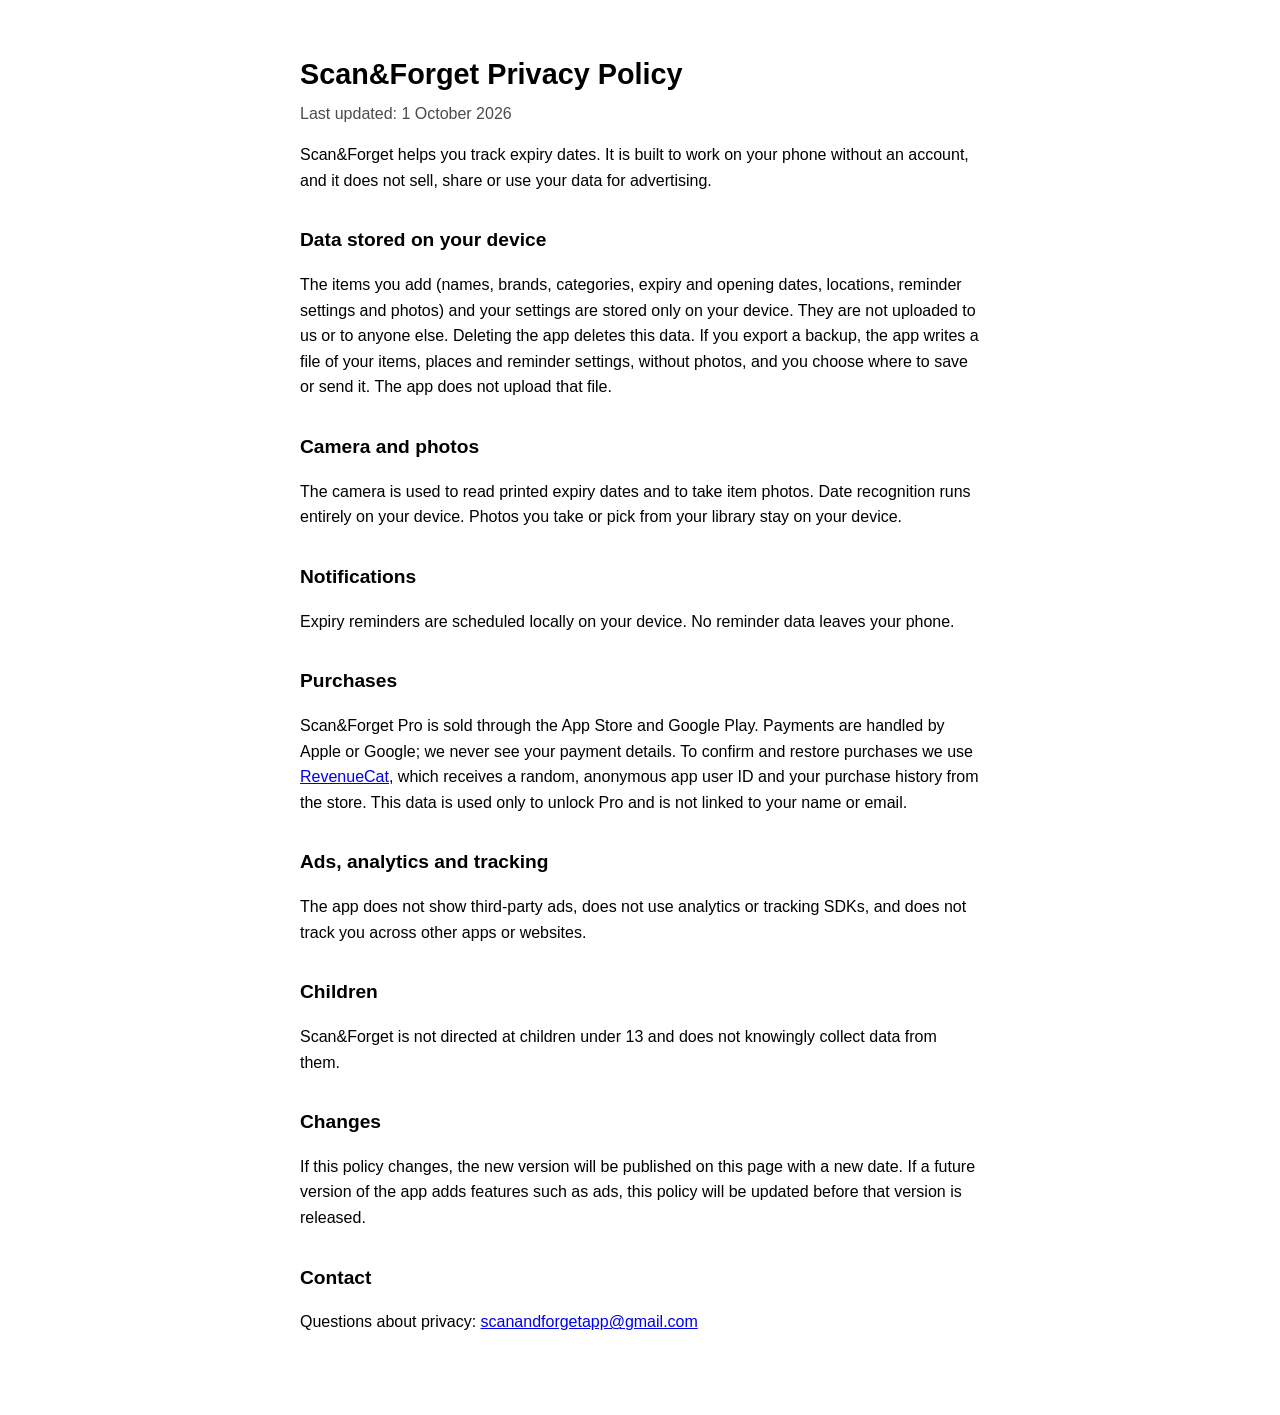
<file: docs/privacy.html>
<!DOCTYPE html>
<html lang="en">
<head>
  <meta charset="utf-8">
  <meta name="viewport" content="width=device-width, initial-scale=1">
  <title>Scan&amp;Forget – Privacy Policy</title>
  <style>
    :root { color-scheme: light dark; }
    body {
      font-family: -apple-system, BlinkMacSystemFont, "Segoe UI", Roboto, sans-serif;
      max-width: 680px;
      margin: 0 auto;
      padding: 32px 20px 64px;
      line-height: 1.6;
    }
    h1 { font-size: 1.8rem; margin-bottom: 0.2rem; }
    h2 { font-size: 1.2rem; margin-top: 2rem; }
    .meta { opacity: 0.7; margin-top: 0; }
  </style>
</head>
<body>
  <h1>Scan&amp;Forget Privacy Policy</h1>
  <p class="meta">Last updated: 1 October 2026</p>

  <p>Scan&amp;Forget helps you track expiry dates. It is built to work on your phone without an account, and it does
    not sell, share or use your data for advertising.</p>

  <h2>Data stored on your device</h2>
  <p>The items you add (names, brands, categories, expiry and opening dates, locations, reminder settings and photos) and your settings
    are stored only on your device. They are not uploaded to us or to anyone else. Deleting the app deletes this
    data. If you export a backup, the app writes a file of your items, places and reminder settings, without
    photos, and you choose where to save or send it. The app does not upload that file.</p>

  <h2>Camera and photos</h2>
  <p>The camera is used to read printed expiry dates and to take item photos. Date recognition runs entirely on your
    device. Photos you take or pick from your library stay on your device.</p>

  <h2>Notifications</h2>
  <p>Expiry reminders are scheduled locally on your device. No reminder data leaves your phone.</p>

  <h2>Purchases</h2>
  <p>Scan&amp;Forget Pro is sold through the App Store and Google Play. Payments are handled by Apple or Google; we
    never see your payment details. To confirm and restore purchases we use
    <a href="https://www.revenuecat.com/privacy">RevenueCat</a>, which receives a random, anonymous app user ID and
    your purchase history from the store. This data is used only to unlock Pro and is not linked to your name or
    email.</p>

  <h2>Ads, analytics and tracking</h2>
  <p>The app does not show third-party ads, does not use analytics or tracking SDKs, and does not track you across
    other apps or websites.</p>

  <h2>Children</h2>
  <p>Scan&amp;Forget is not directed at children under 13 and does not knowingly collect data from them.</p>

  <h2>Changes</h2>
  <p>If this policy changes, the new version will be published on this page with a new date. If a future version of
    the app adds features such as ads, this policy will be updated before that version is released.</p>

  <h2>Contact</h2>
  <p>Questions about privacy: <a href="mailto:scanandforgetapp@gmail.com">scanandforgetapp@gmail.com</a></p>
</body>
</html>
</file>
<file: assets/site.css>
/* ExpiryPal site: same tokens as the app (lib/theme/app_theme.dart). */
@font-face { font-family: "Plus Jakarta Sans"; src: url("/assets/fonts/PlusJakartaSans-Medium.woff") format("woff"); font-weight: 500; font-style: normal; font-display: swap; }
@font-face { font-family: "Plus Jakarta Sans"; src: url("/assets/fonts/PlusJakartaSans-SemiBold.woff") format("woff"); font-weight: 600; font-style: normal; font-display: swap; }
@font-face { font-family: "Plus Jakarta Sans"; src: url("/assets/fonts/PlusJakartaSans-Bold.woff") format("woff"); font-weight: 700; font-style: normal; font-display: swap; }
@font-face { font-family: "Plus Jakarta Sans"; src: url("/assets/fonts/PlusJakartaSans-ExtraBold.woff") format("woff"); font-weight: 800; font-style: normal; font-display: swap; }
/* Plus Jakarta Sans has no Cyrillic. Inter (OFL) fills in Cyrillic letters only, for the Russian page. */
@font-face { font-family: "Plus Jakarta Sans"; src: url("/assets/fonts/InterCyrillic-Medium.woff") format("woff"); font-weight: 500; font-style: normal; font-display: swap; unicode-range: U+0400-045F, U+0490-0491, U+04B0-04B1, U+2116; }
@font-face { font-family: "Plus Jakarta Sans"; src: url("/assets/fonts/InterCyrillic-SemiBold.woff") format("woff"); font-weight: 600; font-style: normal; font-display: swap; unicode-range: U+0400-045F, U+0490-0491, U+04B0-04B1, U+2116; }
@font-face { font-family: "Plus Jakarta Sans"; src: url("/assets/fonts/InterCyrillic-Bold.woff") format("woff"); font-weight: 700; font-style: normal; font-display: swap; unicode-range: U+0400-045F, U+0490-0491, U+04B0-04B1, U+2116; }
@font-face { font-family: "Plus Jakarta Sans"; src: url("/assets/fonts/InterCyrillic-ExtraBold.woff") format("woff"); font-weight: 800; font-style: normal; font-display: swap; unicode-range: U+0400-045F, U+0490-0491, U+04B0-04B1, U+2116; }
:root {
  color-scheme: light dark;
  --bg: #f3f6f2; --surface: #ffffff; --surface-2: #e9efea; --line: #dce4de;
  --ink: #14201a; --ink-muted: #556560; --ink-faint: #6f7d77;
  --brand: #1d6a46; --on-brand: #ffffff; --brand-soft: #dff0e5; --brand-ink: #17573a;
  --pro: #c28f3a; --pro-soft: #f6ecd8; --pro-ink: #7a5412;
  --expired: #c23b36; --expired-soft: #fbe5e2; --expired-ink: #9d2a26;
  --soon: #c77a12; --soon-soft: #fcefd9; --soon-ink: #8a4f06;
  --food: #4c8a2f; --food-soft: #e6f1dd; --medicine: #c2455a; --medicine-soft: #f9e3e7;
  --cosmetics: #9a4f94; --cosmetics-soft: #f4e5f2; --documents: #2f64a8; --documents-soft: #e2ebf7;
  --shadow-card: 0 1px 2px rgba(16, 40, 28, .05), 0 6px 18px rgba(16, 40, 28, .07);
  --shadow-float: 0 18px 40px rgba(16, 40, 28, .16);
  --r-md: 14px; --r-lg: 20px; --r-xl: 32px;
  --font: "Plus Jakarta Sans", system-ui, -apple-system, "Segoe UI", Roboto, sans-serif;
}
@media (prefers-color-scheme: dark) {
  :root {
    --bg: #0e1311; --surface: #171e1b; --surface-2: #212a26; --line: #2b3631;
    --ink: #e9f0eb; --ink-muted: #9aaba2; --ink-faint: #6c7b74;
    --brand: #46b67f; --on-brand: #06180e; --brand-soft: #163424; --brand-ink: #8fe0b4;
    --pro: #d8a754; --pro-soft: #3a2f1b; --pro-ink: #f1cd88;
    --expired: #ff8a80; --expired-soft: #3e1f1d; --expired-ink: #ffb4ab;
    --soon: #f2b457; --soon-soft: #3b2d15; --soon-ink: #f7cd8c;
    --food: #8cc96b; --food-soft: #1f2e17; --medicine: #f08a9b; --medicine-soft: #3a1c22;
    --cosmetics: #d99bd3; --cosmetics-soft: #34203a; --documents: #8bb4ec; --documents-soft: #1b2638;
    --shadow-card: 0 0 0 1px var(--line);
    --shadow-float: 0 18px 40px rgba(0, 0, 0, .45), 0 0 0 1px var(--line);
  }
}

* { box-sizing: border-box; margin: 0; padding: 0; }
html { scroll-behavior: smooth; -webkit-text-size-adjust: 100%; }
body { word-spacing: .05em; font-family: var(--font); background: var(--bg); color: var(--ink); font-size: 16px; line-height: 1.55; -webkit-font-smoothing: antialiased; overflow-x: hidden; }
a { color: var(--brand-ink); }
img, svg { display: block; }
.wrap { max-width: 1120px; margin: 0 auto; padding: 0 20px; }
.ic { flex: none; }

/* header */
.top { position: sticky; top: 0; z-index: 20; background: color-mix(in srgb, var(--bg) 82%, transparent); backdrop-filter: blur(14px); -webkit-backdrop-filter: blur(14px); border-bottom: 1px solid transparent; }
.top.scrolled { border-bottom-color: var(--line); }
.top .wrap { display: flex; align-items: center; gap: 12px; height: 68px; }
.brand { display: flex; align-items: center; gap: 10px; text-decoration: none; color: var(--ink); font-weight: 800; font-size: 20px; letter-spacing: -.3px; }
.brand img { width: 36px; height: 36px; border-radius: 10px; }
.nav { display: flex; gap: 4px; margin-left: auto; }
.nav a { color: var(--ink-muted); text-decoration: none; font-weight: 700; font-size: 14.5px; padding: 8px 12px; border-radius: 999px; }
.nav a:hover { color: var(--ink); background: var(--surface-2); }
.btn { display: inline-flex; align-items: center; justify-content: center; gap: 8px; height: 48px; padding: 0 22px; border-radius: 999px; background: var(--brand); color: var(--on-brand); font: 800 15px/1 var(--font); text-decoration: none; border: 0; cursor: pointer; transition: transform .15s ease, box-shadow .15s ease; }
.btn:hover { transform: translateY(-1px); box-shadow: 0 8px 20px rgba(29, 106, 70, .28); }
.btn.sm { height: 40px; padding: 0 16px; font-size: 14px; }
@media (max-width: 760px) { .nav { display: none; } .top .btn.sm { margin-left: auto; } }

/* hero */
.hero { padding: 48px 0 72px; }
.hero .wrap { display: grid; grid-template-columns: 1.05fr .95fr; gap: 48px; align-items: center; }
.eyebrow { display: inline-flex; align-items: center; gap: 8px; height: 32px; padding: 0 14px 0 10px; border-radius: 999px; background: var(--brand-soft); color: var(--brand-ink); font-weight: 700; font-size: 13.5px; }
h1 { font-size: clamp(40px, 5.4vw, 60px); line-height: 1.06; letter-spacing: -1.4px; font-weight: 800; margin: 20px 0 18px; }
h1 span { color: var(--brand); }
.lead { font-size: 18.5px; line-height: 1.6; color: var(--ink-muted); max-width: 520px; }
.stores { display: flex; flex-wrap: wrap; gap: 12px; margin-top: 30px; }
.store { display: inline-flex; align-items: center; gap: 12px; height: 58px; padding: 0 22px 0 16px; border-radius: 18px; background: var(--ink); color: var(--bg); text-decoration: none; transition: transform .15s ease; }
.store:hover { transform: translateY(-2px); }
.store small { display: block; font: 600 11.5px/1.2 var(--font); opacity: .75; }
.store b { display: block; font: 800 17px/1.2 var(--font); letter-spacing: -.2px; }
.assure { display: flex; flex-wrap: wrap; gap: 8px 18px; margin-top: 22px; color: var(--ink-muted); font-weight: 600; font-size: 14px; }
.assure span { display: inline-flex; align-items: center; gap: 6px; }
.assure .ic { color: var(--brand); }

/* phone mockup */
.stage { position: relative; display: flex; justify-content: center; padding: 44px 0 20px; }
.stage:before { content: ""; position: absolute; inset: 6% 2% 4%; border-radius: 48px; background: var(--brand-soft); }
.phone { position: relative; width: 300px; height: 612px; border-radius: 46px; padding: 9px; background: #0b0f0d; box-shadow: 0 40px 80px rgba(10, 25, 18, .25), 0 0 0 1.5px #2c3531 inset; }
.screen { position: relative; height: 100%; border-radius: 38px; overflow: hidden; background: var(--bg); padding: 0 14px; }
.sbar { display: flex; justify-content: space-between; align-items: center; height: 44px; padding: 4px 14px 0; font-weight: 700; font-size: 13px; }
.island { position: absolute; left: 50%; top: 9px; transform: translateX(-50%); width: 92px; height: 27px; border-radius: 16px; background: #000; }
.abar { display: flex; align-items: center; gap: 9px; padding: 4px 0 12px; font-weight: 800; font-size: 19px; letter-spacing: -.4px; }
.abar img { width: 30px; height: 30px; border-radius: 8px; }
.abar .rb { margin-left: auto; width: 32px; height: 32px; border-radius: 50%; background: var(--surface); box-shadow: var(--shadow-card); display: grid; place-items: center; color: var(--ink); }
.abar .rb + .rb { margin-left: 0; }
.sum { display: grid; grid-template-columns: repeat(3, 1fr); background: var(--surface); border-radius: 16px; box-shadow: var(--shadow-card); padding: 11px 12px; }
.sum div + div { border-left: 1px solid var(--line); padding-left: 10px; }
.sum b { display: flex; align-items: center; gap: 6px; font-size: 20px; line-height: 24px; letter-spacing: -.4px; }
.sum span { font-size: 10.5px; font-weight: 600; color: var(--ink-muted); }
.dot { width: 7px; height: 7px; border-radius: 50%; }
.d-exp { background: var(--expired); } .d-soon { background: var(--soon); } .d-ok { background: var(--brand); }
.sec { font-size: 10px; font-weight: 800; letter-spacing: .8px; color: var(--ink-muted); padding: 14px 4px 7px; }
.row { display: flex; align-items: center; gap: 10px; background: var(--surface); border-radius: 16px; box-shadow: var(--shadow-card); padding: 9px 10px 9px 9px; margin-bottom: 7px; }
.thumb { width: 40px; height: 40px; border-radius: 11px; overflow: hidden; display: grid; place-items: center; flex: none; }
.row .t { flex: 1; min-width: 0; }
.row .n { font-weight: 700; font-size: 13.5px; line-height: 18px; white-space: nowrap; overflow: hidden; text-overflow: ellipsis; }
.row .m { font-size: 11px; color: var(--ink-muted); font-weight: 500; white-space: nowrap; }
.chip { display: inline-flex; align-items: center; gap: 4px; height: 23px; padding: 0 9px; border-radius: 999px; font-weight: 700; font-size: 11px; white-space: nowrap; }
.chip.exp { background: var(--expired-soft); color: var(--expired-ink); } .chip.exp .ic { color: var(--expired); }
.chip.soon { background: var(--soon-soft); color: var(--soon-ink); } .chip.soon .ic { color: var(--soon); }
.chip.ok { background: var(--brand-soft); color: var(--brand-ink); }
.fab { position: absolute; right: 14px; bottom: 26px; display: inline-flex; align-items: center; gap: 7px; height: 46px; padding: 0 18px 0 15px; border-radius: 999px; background: var(--brand); color: var(--on-brand); font-weight: 800; font-size: 14px; box-shadow: var(--shadow-float); }
.homebar { position: absolute; bottom: 7px; left: 50%; transform: translateX(-50%); width: 104px; height: 4px; border-radius: 3px; background: var(--ink); opacity: .85; }
.food { background: var(--food-soft); color: var(--food); } .medicine { background: var(--medicine-soft); color: var(--medicine); }
.cosmetics { background: var(--cosmetics-soft); color: var(--cosmetics); } .documents { background: var(--documents-soft); color: var(--documents); }

.float { position: absolute; z-index: 3; display: flex; align-items: center; gap: 10px; padding: 10px 14px 10px 10px; border-radius: 18px; background: var(--surface); box-shadow: var(--shadow-float); animation: drift 6s ease-in-out infinite; }
.float .k { font-size: 10.5px; font-weight: 700; text-transform: uppercase; letter-spacing: .6px; color: var(--ink-muted); }
.float .v { font-size: 13.5px; font-weight: 700; line-height: 18px; }
.f-note { left: -34px; top: 4px; max-width: 250px; transform: rotate(-3deg); }
.f-jar { right: -40px; bottom: -4px; transform: rotate(3deg); animation-delay: -2s; }
.f-pass { left: -50px; bottom: 150px; transform: rotate(-3deg); animation-delay: -4s; }
.f-note .logo { width: 34px; height: 34px; border-radius: 9px; }
@keyframes drift { 0%, 100% { translate: 0 0; } 50% { translate: 0 -8px; } }
@media (prefers-reduced-motion: reduce) { .float { animation: none; } html { scroll-behavior: auto; } }

@media (max-width: 900px) {
  .hero .wrap { grid-template-columns: 1fr; gap: 32px; }
  .hero { padding-top: 28px; }
  .stage { transform: scale(.92); margin: -20px 0; }
  .f-note { left: 0; } .f-jar { right: -40px; bottom: -4px; transform: rotate(3deg); animation-delay: -2s; }
}
@media (max-width: 420px) { .stage { transform: scale(.8); margin: -60px -20px; } .float { display: none; } .f-note { display: flex; left: 10px; top: 60px; } }

/* sections */
section { padding: 72px 0; }
.kicker { font-weight: 800; font-size: 12.5px; letter-spacing: 1.2px; text-transform: uppercase; color: var(--brand-ink); }
h2 { font-size: clamp(30px, 4.2vw, 44px); line-height: 1.1; letter-spacing: -1px; font-weight: 800; margin: 10px 0 14px; }
.sub { color: var(--ink-muted); font-size: 17.5px; max-width: 620px; }
.head { margin-bottom: 36px; }
.head.center { text-align: center; } .head.center .sub { margin: 0 auto; }

.cats { display: grid; grid-template-columns: repeat(4, 1fr); gap: 14px; }
.cat { background: var(--surface); border-radius: var(--r-lg); box-shadow: var(--shadow-card); padding: 20px; }
.cat .thumb { width: 52px; height: 52px; border-radius: var(--r-md); margin-bottom: 16px; }
.cat h3 { font-size: 18px; letter-spacing: -.3px; }
.cat p { color: var(--ink-muted); font-size: 14.5px; margin-top: 4px; }

.steps { display: grid; grid-template-columns: repeat(3, 1fr); gap: 16px; }
.step { background: var(--surface); border-radius: var(--r-xl); box-shadow: var(--shadow-card); padding: 14px 14px 24px; }
.step .art { height: 190px; border-radius: 22px; display: grid; place-items: center; position: relative; overflow: hidden; }
.step .art.cam { background: #141b18; }
.step .art.jar { background: var(--brand-soft); }
.step .art.bell { background: var(--pro-soft); }
.step .n { display: inline-grid; place-items: center; width: 28px; height: 28px; border-radius: 50%; background: var(--brand); color: var(--on-brand); font-weight: 800; font-size: 13px; margin: 20px 10px 10px; }
.step h3 { font-size: 20px; letter-spacing: -.4px; margin: 0 10px; }
.step p { color: var(--ink-muted); font-size: 15px; margin: 6px 10px 0; }
.vf { position: relative; width: 210px; height: 92px; display: grid; place-items: center; color: #fff; font-weight: 800; font-size: 22px; letter-spacing: 2px; }
.vf svg { position: absolute; inset: 0; }
.vf .hl { position: absolute; left: 12px; right: 12px; top: 26px; height: 3px; border-radius: 3px; background: rgba(70, 182, 127, .7); animation: scanline 2.4s ease-in-out infinite; }
@keyframes scanline { 0%, 100% { top: 22px; } 50% { top: 66px; } }
@media (prefers-reduced-motion: reduce) { .vf .hl { animation: none; } }
.jars { display: flex; gap: 10px; }
.jt { width: 74px; padding: 10px 0 8px; border-radius: 16px; background: var(--surface); border: 2px solid var(--line); display: flex; flex-direction: column; align-items: center; color: var(--ink); font-weight: 600; font-size: 11px; }
.jt.on { border-color: var(--brand); color: var(--brand-ink); box-shadow: 0 0 0 4px color-mix(in srgb, var(--brand) 18%, transparent); }
.note { width: 250px; display: flex; gap: 10px; padding: 12px; border-radius: 18px; background: var(--surface); box-shadow: var(--shadow-float); }
.note img { width: 34px; height: 34px; border-radius: 9px; }
.note b { font-size: 13px; display: flex; justify-content: space-between; gap: 8px; }
.note b i { font-style: normal; font-weight: 500; color: var(--ink-muted); font-size: 12px; }
.note span { font-size: 13px; color: var(--ink-muted); line-height: 1.35; display: block; }
.note + .note { margin-top: -6px; transform: scale(.94); opacity: .7; }

.feats { display: grid; grid-template-columns: repeat(3, 1fr); gap: 14px; }
.feat { background: var(--surface); border-radius: var(--r-lg); box-shadow: var(--shadow-card); padding: 22px; }
.feat .fi { width: 44px; height: 44px; border-radius: 13px; background: var(--brand-soft); color: var(--brand-ink); display: grid; place-items: center; margin-bottom: 14px; }
.feat h3 { font-size: 17px; letter-spacing: -.3px; }
.feat p { color: var(--ink-muted); font-size: 14.5px; margin-top: 5px; }

/* pro */
.pro { padding: 0; }
.pro .card { position: relative; overflow: hidden; border-radius: 40px; background: radial-gradient(120% 120% at 15% 0%, #23633f 0%, #123d29 45%, #0a2418 100%); color: #f3f1e8; padding: 64px 56px; display: grid; grid-template-columns: 1fr 1fr; gap: 40px; align-items: center; }
.pro .card:before { content: ""; position: absolute; width: 520px; height: 520px; left: -140px; top: -220px; background: radial-gradient(closest-side, rgba(143, 224, 180, .16), transparent); }
.pro .kicker { color: #8fe0b4; }
.pro h2 { color: #fff; }
.pro .sub { color: rgba(243, 241, 232, .78); }
/* Pro is part of the brand: a flat brand pill, no gold. */
.gold-pill { display: inline-flex; align-items: center; gap: 5px; height: 26px; padding: 0 11px; border-radius: 999px; background: var(--brand); color: var(--on-brand); font-weight: 800; font-size: 12px; letter-spacing: 1.3px; }
.emblem { position: relative; width: 112px; margin-bottom: 22px; }
.emblem img.e { display: block; width: 112px; height: 112px; border-radius: 25px; box-shadow: 0 16px 34px rgba(0, 0, 0, .35); }
.perks { list-style: none; display: grid; gap: 12px; }
.perks li { display: flex; gap: 12px; align-items: flex-start; font-weight: 600; font-size: 15.5px; }
.perks li .ic { color: #8fe0b4; margin-top: 2px; }
.perks li span { display: block; font-weight: 500; font-size: 14px; color: rgba(243, 241, 232, .7); }
.icons { display: flex; gap: 12px; margin-top: 30px; flex-wrap: wrap; }
.icons img { width: 56px; height: 56px; border-radius: 14px; box-shadow: 0 8px 18px rgba(0, 0, 0, .3); }
.icons figure { text-align: center; font-size: 11.5px; font-weight: 600; color: rgba(243, 241, 232, .7); }
.icons figcaption { margin-top: 6px; }
@media (max-width: 860px) { .pro .card { grid-template-columns: 1fr; padding: 44px 24px; border-radius: 32px; } }

/* privacy band */
.private { display: grid; grid-template-columns: repeat(3, 1fr); gap: 14px; }
.private div { border-radius: var(--r-lg); background: var(--brand-soft); padding: 22px; }
.private .ic { color: var(--brand-ink); margin-bottom: 12px; }
.private h3 { font-size: 17px; color: var(--brand-ink); }
.private p { font-size: 14.5px; color: var(--ink-muted); margin-top: 4px; }

/* cta + support */
.cta { text-align: center; background: var(--surface); border-radius: 40px; box-shadow: var(--shadow-card); padding: 56px 24px; }
.cta img.logo { width: 76px; height: 76px; border-radius: 20px; margin: 0 auto 20px; box-shadow: var(--shadow-float); }
.cta .stores { justify-content: center; }
.support { display: grid; grid-template-columns: 1fr 1fr; gap: 14px; }
.support .box { background: var(--surface); border-radius: var(--r-lg); box-shadow: var(--shadow-card); padding: 24px; }
.support h3 { font-size: 18px; letter-spacing: -.3px; margin-bottom: 6px; }
.support p { color: var(--ink-muted); font-size: 15px; }
.support a.mail { display: inline-flex; align-items: center; gap: 8px; margin-top: 14px; font-weight: 800; text-decoration: none; }

footer { padding: 36px 0 48px; color: var(--ink-muted); font-size: 14px; }
footer .wrap { display: flex; flex-wrap: wrap; gap: 12px 24px; align-items: center; border-top: 1px solid var(--line); padding-top: 28px; }
footer .links { display: flex; gap: 18px; margin-left: auto; }
footer a { color: var(--ink-muted); text-decoration: none; font-weight: 600; }
footer a:hover { color: var(--ink); }

@media (max-width: 900px) {
  .cats { grid-template-columns: repeat(2, 1fr); }
  .steps, .feats, .private, .support { grid-template-columns: 1fr; }
  section { padding: 52px 0; }
}
@media (max-width: 480px) { .cats { grid-template-columns: 1fr 1fr; gap: 10px; } .cat { padding: 16px; } .cat p { font-size: 13px; } }

/* simple pages (privacy, 404, creator links) */
.page { max-width: 720px; margin: 0 auto; padding: 40px 20px 80px; }
.page .doc { background: var(--surface); border-radius: var(--r-xl); box-shadow: var(--shadow-card); padding: 40px; }
.page h1 { font-size: clamp(32px, 5vw, 44px); margin: 0 0 6px; letter-spacing: -1.2px; }
.page h2 { font-size: 20px; letter-spacing: -.3px; margin: 32px 0 8px; }
.page p { color: var(--ink-muted); margin-bottom: 12px; }
.page .meta { font-weight: 600; font-size: 14px; color: var(--ink-faint); margin-bottom: 24px; }
@media (max-width: 560px) { .page .doc { padding: 26px 20px; border-radius: 24px; } }
.center-card { text-align: center; }
.center-card img.logo { width: 84px; height: 84px; border-radius: 22px; margin: 4px auto 22px; box-shadow: var(--shadow-float); }
.center-card .stores { justify-content: center; }
.codebox { display: inline-flex; flex-direction: column; align-items: center; gap: 4px; margin-top: 24px; padding: 16px 26px; border-radius: 20px; background: var(--brand-soft); color: var(--brand-ink); font-weight: 600; font-size: 14px; }
.codebox b { font-size: 26px; letter-spacing: 3px; font-weight: 800; }
[hidden] { display: none !important; }

/* ---------- v2 additions ---------- */
.lang { display: flex; gap: 2px; margin-left: 8px; padding: 3px; border-radius: 999px; background: var(--surface-2); font-weight: 800; font-size: 12.5px; }
.lang a { padding: 6px 10px; border-radius: 999px; text-decoration: none; color: var(--ink-muted); }
.lang a.on { background: var(--surface); color: var(--ink); box-shadow: var(--shadow-card); }
@media (max-width: 760px) { .lang { margin-left: auto; } .top .btn.sm { margin-left: 8px !important; padding: 0 14px; } }
@media (max-width: 380px) { .top .btn.sm { display: none; } }

/* official-style store badges */
.badge { display: inline-flex; align-items: center; gap: 10px; height: 56px; padding: 0 20px 0 16px; border-radius: 12px; background: #000; color: #fff; text-decoration: none; border: 1px solid #a6a6a6; }
.badge svg { flex: none; }
.badge small { display: block; font: 500 11px/1.1 var(--font); letter-spacing: .2px; }
.badge b { display: block; font: 700 21px/1.1 var(--font); letter-spacing: -.3px; }
.badges { display: flex; flex-wrap: wrap; gap: 12px; margin-top: 30px; }
.cta .badges { justify-content: center; }

/* cost of forgetting */
.costs { display: grid; grid-template-columns: repeat(3, 1fr); gap: 14px; }
.cost { background: var(--surface); border-radius: var(--r-lg); box-shadow: var(--shadow-card); padding: 22px; display: flex; gap: 16px; align-items: flex-start; }
.cost .thumb { width: 56px; height: 56px; border-radius: 16px; overflow: hidden; }
.cost .amt { font-size: 28px; font-weight: 800; letter-spacing: -.6px; color: var(--expired-ink); line-height: 1.1; }
.cost p { color: var(--ink-muted); font-size: 14.5px; margin-top: 4px; }
.calc { margin-top: 18px; display: grid; grid-template-columns: 1.3fr 1fr; gap: 14px; }
.calc .box { background: var(--surface); border-radius: var(--r-xl); box-shadow: var(--shadow-card); padding: 26px; }
.calc h3 { font-size: 19px; letter-spacing: -.3px; margin-bottom: 14px; }
.opt { display: flex; align-items: center; gap: 12px; padding: 12px 14px; border-radius: 16px; border: 1.5px solid var(--line); margin-top: 8px; cursor: pointer; font-weight: 600; font-size: 15px; }
.opt input { width: 20px; height: 20px; accent-color: var(--brand); }
.opt span.p { margin-left: auto; color: var(--ink-muted); font-weight: 600; font-size: 13.5px; white-space: nowrap; }
.opt:has(input:checked) { border-color: var(--brand); background: var(--brand-soft); }
.calc .box.result { background: var(--ink); color: var(--bg); display: flex; flex-direction: column; justify-content: center; }
.result .k { font-size: 14px; font-weight: 700; opacity: .7; }
.result .big { font-size: clamp(48px, 6vw, 68px); font-weight: 800; letter-spacing: -2px; line-height: 1; margin: 10px 0 8px; }
.result p { opacity: .8; font-size: 15px; }
.result .vs { margin-top: 18px; padding-top: 16px; border-top: 1px solid rgba(255,255,255,.15); font-weight: 700; color: var(--brand-soft); }
@media (prefers-color-scheme: dark) { .calc .box.result { background: var(--surface-2); color: var(--ink); } .result .vs { color: var(--brand-ink); border-top-color: var(--line); } }
.fine { font-size: 12.5px; color: var(--ink-faint); margin-top: 10px; }

/* comparison */
.compare { background: var(--surface); border-radius: var(--r-xl); box-shadow: var(--shadow-card); overflow: hidden; }
.compare table { width: 100%; border-collapse: collapse; }
.compare th, .compare td { padding: 16px 20px; text-align: center; font-size: 15px; border-bottom: 1px solid var(--line); }
.compare th { font-size: 13px; text-transform: uppercase; letter-spacing: .8px; color: var(--ink-muted); font-weight: 800; }
.compare th.me { color: var(--brand-ink); background: var(--brand-soft); }
.compare td.me { background: color-mix(in srgb, var(--brand-soft) 45%, transparent); }
.compare td:first-child, .compare th:first-child { text-align: left; font-weight: 700; }
.compare tr:last-child td { border-bottom: 0; }
.compare .y { color: var(--brand); } .compare .n { color: var(--ink-faint); } .half { color: var(--soon); font-weight: 700; font-size: 13px; }
@media (max-width: 640px) { .compare th, .compare td { padding: 12px 8px; font-size: 13px; } }

/* video */
.video { position: relative; border-radius: 32px; overflow: hidden; box-shadow: var(--shadow-float); background: #f2f4ef; }
.video video { display: block; width: 100%; height: auto; }

/* pricing */
.plans { display: grid; grid-template-columns: repeat(3, 1fr); gap: 14px; align-items: stretch; }
.plan { position: relative; background: var(--surface); border-radius: var(--r-xl); box-shadow: var(--shadow-card); padding: 28px 24px; display: flex; flex-direction: column; }
.plan .nm { font-weight: 800; font-size: 15px; color: var(--ink-muted); text-transform: uppercase; letter-spacing: .8px; }
.plan .price { font-size: 44px; font-weight: 800; letter-spacing: -1.5px; margin: 10px 0 2px; }
.plan .price small { font-size: 17px; font-weight: 700; color: var(--ink-muted); letter-spacing: 0; }
.plan .per { color: var(--ink-muted); font-size: 14.5px; font-weight: 600; }
.plan ul { list-style: none; margin: 20px 0 0; display: grid; gap: 10px; font-size: 15px; }
.plan li { display: flex; gap: 10px; align-items: flex-start; }
.plan li .ic { color: var(--brand); margin-top: 3px; }
.plan.best { box-shadow: 0 0 0 2px var(--brand), var(--shadow-float); }
.plan .tag { position: absolute; top: -13px; left: 24px; }
.value { margin-top: 18px; text-align: center; font-weight: 700; color: var(--ink-muted); }
.value b { color: var(--brand-ink); }

/* reviews placeholder */
.reviews { display: grid; grid-template-columns: repeat(3, 1fr); gap: 14px; }
.rev { border: 2px dashed var(--line); border-radius: var(--r-lg); padding: 22px; color: var(--ink-faint); min-height: 150px; }
.rev .stars { color: var(--pro); letter-spacing: 3px; font-size: 18px; }
.rev p { margin-top: 10px; font-size: 14.5px; }
.ph-note { display: inline-block; margin-top: 12px; font-size: 12px; font-weight: 800; letter-spacing: .6px; text-transform: uppercase; color: var(--soon-ink); background: var(--soon-soft); padding: 4px 9px; border-radius: 999px; }

/* maker */
.maker { display: grid; grid-template-columns: auto 1fr; gap: 26px; align-items: center; background: var(--surface); border-radius: var(--r-xl); box-shadow: var(--shadow-card); padding: 32px; }
.avatar { width: 96px; height: 96px; border-radius: 50%; background: var(--brand-soft); color: var(--brand-ink); display: grid; place-items: center; font-size: 40px; font-weight: 800; }
.maker h3 { font-size: 22px; letter-spacing: -.4px; }
.maker p { color: var(--ink-muted); margin-top: 6px; font-size: 16px; }
.maker .edit { background: var(--soon-soft); color: var(--soon-ink); border-radius: 6px; padding: 0 5px; }
@media (max-width: 640px) { .maker { grid-template-columns: 1fr; text-align: center; } .avatar { margin: 0 auto; } }

/* faq */
.faq { display: grid; gap: 10px; }
.faq details { background: var(--surface); border-radius: var(--r-lg); box-shadow: var(--shadow-card); padding: 0 22px; }
.faq summary { list-style: none; cursor: pointer; padding: 20px 0; font-weight: 700; font-size: 17px; display: flex; justify-content: space-between; gap: 12px; }
.faq summary::-webkit-details-marker { display: none; }
.faq summary:after { content: "+"; font-size: 24px; line-height: 1; color: var(--brand-ink); font-weight: 600; }
.faq details[open] summary:after { content: "–"; }
.faq details p { color: var(--ink-muted); padding: 0 0 20px; font-size: 15.5px; }

/* guides */
.guides { display: grid; grid-template-columns: repeat(4, 1fr); gap: 14px; }
.guide { background: var(--surface); border-radius: var(--r-lg); box-shadow: var(--shadow-card); padding: 20px; text-decoration: none; color: var(--ink); display: flex; flex-direction: column; gap: 12px; transition: transform .15s ease; }
.guide:hover { transform: translateY(-2px); }
.guide .thumb { width: 44px; height: 44px; border-radius: 12px; }
.guide h3 { font-size: 16px; letter-spacing: -.2px; line-height: 1.3; }
.guide span { margin-top: auto; font-size: 13.5px; font-weight: 700; color: var(--brand-ink); }

/* feedback */
.ask { background: var(--brand); color: var(--on-brand); border-radius: var(--r-xl); padding: 34px; display: flex; gap: 24px; align-items: center; justify-content: space-between; flex-wrap: wrap; }
.ask h3 { font-size: 24px; letter-spacing: -.5px; }
.ask p { opacity: .85; margin-top: 4px; }
.ask .btn { background: var(--on-brand); color: var(--brand); }

@media (max-width: 900px) {
  .costs, .calc, .plans, .reviews { grid-template-columns: 1fr; }
  .guides { grid-template-columns: 1fr 1fr; }
}
@media (max-width: 480px) { .guides { grid-template-columns: 1fr; } }
.compare { overflow-x: auto; }
@media (max-width: 640px) { .hide-m { display: none; } .compare th { font-size: 10.5px; letter-spacing: .4px; } .compare td:first-child { font-size: 13px; } }
.sbadge { display: inline-block; line-height: 0; transition: transform .15s ease; }
.sbadge:hover { transform: translateY(-2px); }
.sbadge img { height: 56px; width: auto; }

.top .btn.sm { white-space: nowrap; }

/* Pricing opens with the app icon: Pro is the same app, not a separate brand. */
.pmark { display: block; width: 64px; height: 64px; border-radius: 15px; margin: 0 auto 14px; box-shadow: var(--shadow-card); }
/* Help and creator code, as two small lines under the final download buttons. */
.cta-more { max-width: 560px; margin: 28px auto 0; padding-top: 22px; border-top: 1px solid var(--line); display: grid; gap: 10px; text-align: center; }
.cta-more p { color: var(--ink-muted); font-size: 14.5px; line-height: 1.5; }
.cta-more b { color: var(--ink); font-weight: 800; }
.cta-more a { font-weight: 800; }
.maker p a { font-weight: 800; }

/* v8 dark hero */
/* Header: dark while it sits over the hero, light once you scroll past it */
.top.onhero { background: #0a2b1c; border-bottom-color: transparent; backdrop-filter: none; -webkit-backdrop-filter: none; }
.top.onhero .brand { color: #fff; }
.top.onhero .nav a { color: rgba(255,255,255,.75); }
.top.onhero .nav a:hover { color: #fff; background: rgba(255,255,255,.1); }
.top.onhero .lang { background: rgba(255,255,255,.12); }
.top.onhero .lang a { color: rgba(255,255,255,.72); }
.top.onhero .lang a.on { background: #fff; color: #14231b; }
.top.onhero .btn.sm { background: #8fe0b4; color: #0a2b1c; }
.top { transition: background-color .25s ease; }
@media (max-width: 480px) { .top .btn.sm { display: none; } .top .wrap { gap: 8px; } }

/* Hero */
.hero.lh { position: relative; overflow: hidden; padding: 22px 0 0; text-align: center; color: #fff;
  background: radial-gradient(110% 70% at 50% 92%, #23855a 0%, #11452d 50%, #0a2b1c 100%); }
.hero.lh .wrap { display: block; }
.lh h1 { color: #fff; font-size: clamp(46px, 6.2vw, 80px); line-height: 1; letter-spacing: -2.6px; margin: 0; }
.lh h1 span { color: #8fe0b4; }
.lh .lead { color: rgba(255,255,255,.76); max-width: 610px; margin: 16px auto 0; font-size: 19px; line-height: 1.5; }
.lh .badges { justify-content: center; margin-top: 24px; }
.lh .assure { justify-content: center; color: rgba(255,255,255,.76); margin-top: 18px; }
.lh .assure .ic { color: #8fe0b4; }
.lh-stage { position: relative; height: 590px; margin-top: 34px; }
.lh-stage:before { content: ""; position: absolute; left: 50%; bottom: -160px; width: 900px; height: 560px; margin-left: -450px;
  background: radial-gradient(closest-side, rgba(143,224,180,.32), transparent); filter: blur(20px); }

/* Realistic iPhone */
.iph { --w: 390px; position: absolute; left: 50%; top: 0; width: var(--w); height: calc(var(--w) * 2.07); margin-left: calc(var(--w) / -2);
  border-radius: 68px; padding: 5px; text-align: left;
  background: linear-gradient(135deg, #8d9590 0%, #d7dcd8 18%, #6f7672 40%, #bfc5c1 62%, #5d6460 82%, #a9b0ab 100%);
  box-shadow: 0 60px 120px rgba(0,0,0,.55), 0 20px 40px rgba(0,0,0,.35), inset 0 0 2px rgba(255,255,255,.6); }
.iph .hb { position: absolute; width: 5px; border-radius: 3px; background: linear-gradient(90deg, #5e6561, #b9bfbb 50%, #5e6561); }
.iph .act { left: -4px; top: 150px; height: 34px; } .iph .vu { left: -4px; top: 212px; height: 62px; }
.iph .vd { left: -4px; top: 288px; height: 62px; } .iph .pw { right: -4px; top: 240px; height: 96px; }
.iph .bez { width: 100%; height: 100%; border-radius: 63px; background: #050706; padding: 13px; }
.iph .scr { position: relative; width: 100%; height: 100%; border-radius: 51px; overflow: hidden; color: #fff;
  background: radial-gradient(60% 40% at 15% 20%, rgba(143,224,180,.55), transparent 70%),
    radial-gradient(70% 50% at 90% 45%, rgba(46,139,96,.9), transparent 70%),
    radial-gradient(80% 50% at 30% 95%, #0a2b1c, transparent 70%),
    linear-gradient(170deg, #3da372 0%, #1d6a46 45%, #0c3322 100%); }
.iph .scr:after { content: ""; position: absolute; inset: 0; background: linear-gradient(115deg, rgba(255,255,255,.16), rgba(255,255,255,0) 38%); pointer-events: none; }
.iph .isl { position: absolute; left: 50%; top: 11px; width: 122px; height: 36px; margin-left: -61px; background: #000; border-radius: 20px; }
.iph .isl:after { content: ""; position: absolute; right: 14px; top: 11px; width: 14px; height: 14px; border-radius: 50%; background: radial-gradient(circle at 40% 40%, #2b3a55, #0a0d14 70%); }
.iph .sb { position: absolute; top: 18px; left: 34px; right: 28px; display: flex; justify-content: space-between; font-weight: 700; font-size: 15px; }
.iph .sb .r { display: flex; gap: 6px; align-items: center; }
.iph .lk { position: absolute; top: 62px; left: 50%; margin-left: -8px; }
.iph .dt { position: absolute; top: 90px; left: 0; right: 0; text-align: center; font-weight: 600; font-size: 19px; color: rgba(255,255,255,.88); }
.iph .clk { position: absolute; top: 104px; left: 0; right: 0; text-align: center; font-size: 96px; font-weight: 700; letter-spacing: -3px; line-height: 1.05; color: rgba(255,255,255,.95); }
.iph .stack { position: absolute; left: 10px; right: 10px; top: 232px; display: flex; flex-direction: column; gap: 8px; }
.iph .nt { display: flex; gap: 11px; align-items: flex-start; padding: 12px 14px; border-radius: 22px; color: #101814;
  background: rgba(250,252,251,.74); backdrop-filter: blur(24px) saturate(1.6); -webkit-backdrop-filter: blur(24px) saturate(1.6); box-shadow: 0 4px 18px rgba(0,0,0,.12); }
.iph .nt img { width: 38px; height: 38px; border-radius: 9px; flex: none; margin-top: 1px; }
.iph .nt .tx { flex: 1; min-width: 0; }
.iph .nt .h { display: flex; justify-content: space-between; gap: 8px; font-size: 15px; font-weight: 700; line-height: 1.3; }
.iph .nt .h span:last-child { flex: none; font-weight: 500; font-size: 13px; color: rgba(16,24,20,.55); }
.iph .nt p { font-size: 14.5px; line-height: 1.3; font-weight: 500; margin: 1px 0 0; color: #101814; }
.iph .grp { position: relative; z-index: 0; }
.iph .gh { position: absolute; left: 12px; right: 12px; bottom: -9px; height: 20px; border-radius: 0 0 18px 18px; background: rgba(250,252,251,.45); z-index: -1; }
.iph .gh.g2 { left: 22px; right: 22px; bottom: -16px; background: rgba(250,252,251,.28); }
.iph .qa { position: absolute; bottom: 34px; width: 50px; height: 50px; border-radius: 50%; background: rgba(0,0,0,.28); display: grid; place-items: center; }
.iph .qa.l { left: 44px; } .iph .qa.r { right: 44px; }
.iph .hm { position: absolute; bottom: 9px; left: 50%; width: 138px; height: 5px; margin-left: -69px; background: rgba(255,255,255,.9); border-radius: 3px; }
@media (max-width: 600px) {
  .hero.lh { padding-top: 18px; }
  .lh h1 { letter-spacing: -1.8px; }
  .lh .lead { font-size: 16.5px; }
  .lh-stage { height: 440px; margin-top: 30px; }
  .iph { transform: scale(.84); transform-origin: 50% 0; }
}
@media (max-width: 360px) { .iph { transform: scale(.78); } }

/* Cost result card in the brand's dark green, like the hero */
.calc .box.result { background: radial-gradient(120% 90% at 80% 100%, #1d6a46, #0e3a26 60%, #0a2b1c); color: #fff; }
.result .vs { color: #8fe0b4; border-top-color: rgba(255,255,255,.15); }
@media (prefers-color-scheme: dark) { .calc .box.result { background: radial-gradient(120% 90% at 80% 100%, #1d6a46, #0e3a26 60%, #0a2b1c); color: #fff; } .result .vs { color: #8fe0b4; border-top-color: rgba(255,255,255,.15); } }

/* Step 3: the same lock screen as the hero */
.step .art.bell { background: radial-gradient(70% 60% at 15% 15%, rgba(143,224,180,.5), transparent 70%), linear-gradient(170deg, #3da372, #1d6a46 50%, #0c3322); }
.step .art.bell .note { background: rgba(250,252,251,.78); backdrop-filter: blur(18px) saturate(1.5); -webkit-backdrop-filter: blur(18px) saturate(1.5); box-shadow: 0 6px 20px rgba(0,0,0,.18); }
.step .art.bell .note b { color: #101814; }
.step .art.bell .note b i, .step .art.bell .note span { color: rgba(16,24,20,.62); }

/* Final call to action bookends the page in the hero's colours */
#get .cta { color: #fff; box-shadow: 0 30px 70px rgba(10,43,28,.3);
  background: radial-gradient(110% 80% at 50% 110%, #23855a 0%, #11452d 55%, #0a2b1c 100%); }
#get .cta h2 { color: #fff; }
#get .cta .sub { color: rgba(255,255,255,.76); }
#get .cta-more { border-top-color: rgba(255,255,255,.15); }
#get .cta-more p { color: rgba(255,255,255,.72); }
#get .cta-more b { color: #fff; }
#get .cta-more a { color: #8fe0b4; }

/* Maker photo */
img.avatar { object-fit: cover; display: block; }
.lh .badges { flex-wrap: nowrap; }
@media (max-width: 600px) {
  .lh .badges { gap: 10px; }
  .lh .sbadge img { height: 46px; width: auto; }
  html[lang="ru"] .lh h1 { font-size: 40px; letter-spacing: -1.4px; }
}
@media (max-width: 360px) { .lh .sbadge img { height: 40px; } }
</file>
